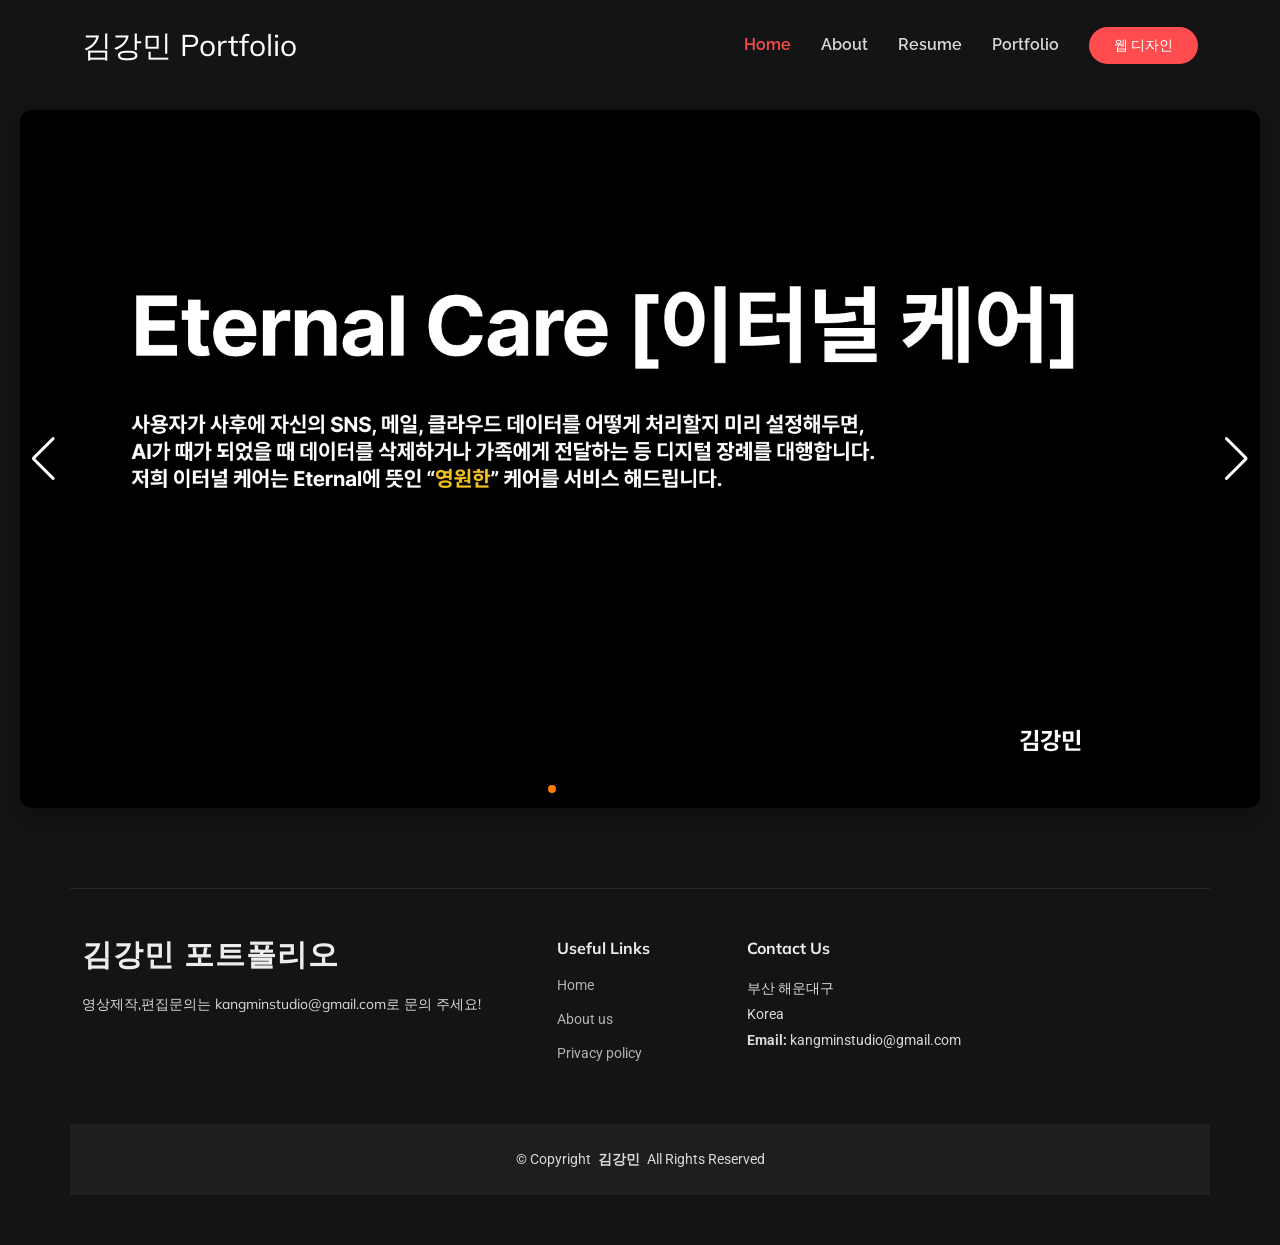
<file: index-2.html>
<!DOCTYPE html>
<html lang="en">

<head>
  <meta charset="utf-8">
  <meta content="width=device-width, initial-scale=1.0" name="viewport">
  <title>김강민 포트폴리오 사이트</title>
  <meta name="description" content="">
  <meta name="keywords" content="">
  <meta content="김강민" name="author">
  <meta content="디자인, 영상 제작" name="description">
  <meta content="디자인, 영상,포트폴리오" name="keywords">
  <meta http-equiv="X-UA-Comatible" content="ie=edge">
  <meta name="robots" content="noindex, nofollow">
  <meta name="Date" content="2026-05-21T11:28+09:00">

  <!-- Favicons -->
  <link href="assets/img/./favicon/로고.svg" rel="icon">
  <link href="assets/img/apple-touch-icon.png" rel="apple-touch-icon">

  <!-- Fonts -->
  <link href="https://fonts.googleapis.com" rel="preconnect">
  <link href="https://fonts.gstatic.com" rel="preconnect" crossorigin>
  <link href="https://fonts.googleapis.com/css2?family=Roboto:ital,wght@0,100;0,300;0,400;0,500;0,700;0,900;1,100;1,300;1,400;1,500;1,700;1,900&family=Raleway:ital,wght@0,100;0,200;0,300;0,400;0,500;0,600;0,700;0,800;0,900;1,100;1,200;1,300;1,400;1,500;1,600;1,700;1,800;1,900&family=Mulish:ital,wght@0,200;0,300;0,400;0,500;0,600;0,700;0,800;0,900;1,200;1,300;1,400;1,500;1,600;1,700;1,800;1,900&display=swap" rel="stylesheet">

  <!-- Vendor CSS Files -->
  <link href="assets/vendor/bootstrap/css/bootstrap.min.css" rel="stylesheet">
  <link href="assets/vendor/bootstrap-icons/bootstrap-icons.css" rel="stylesheet">
  <link href="assets/vendor/aos/aos.css" rel="stylesheet">
  <link href="assets/vendor/glightbox/css/glightbox.min.css" rel="stylesheet">
  <link href="assets/vendor/swiper/swiper-bundle.min.css" rel="stylesheet">

  <!-- Main CSS File -->
  <link href="assets/css/main.css" rel="stylesheet">


</head>

<body class="index-page">

  <header id="header" class="header d-flex align-items-center fixed-top">
    <div class="container-fluid container-xl position-relative d-flex align-items-center">

      <a href="index.html" class="logo d-flex align-items-center me-auto">
        <!-- Uncomment the line below if you also wish to use an image logo -->
        <!-- <img src="assets/img/logo.webp" alt=""> -->
        <h1 class="sitename">김강민 Portfolio</h1>
      </a>

      <nav id="navmenu" class="navmenu">
        <ul>
          <li><a href="index.html#hero" class="active">Home</a></li>
          <li><a href="index.html#about">About</a></li>
          <li><a href="index.html#resume">Resume</a></li>
          
          <li><a href="index.html#portfolio">Portfolio</a></li>
          
          
        </ul>
        <i class="mobile-nav-toggle d-xl-none bi bi-list"></i>
      </nav>

      <a class="btn-getstarted">웹 디자인</a>

    </div>
  </header>

<main>
  <div class="container-fluid px-0"> 
    
    <div class="portfolio-slider-container care-theme">
      <div class="swiper myPortfolioSwiper">
        
        <div class="swiper-wrapper">
          <div class="swiper-slide"><img src="./assets/포트폴리오/01-사용자조사분석-피그마/1.png" alt="페이지 1"></div>
          <div class="swiper-slide"><img src="./assets/포트폴리오/01-사용자조사분석-피그마/2.png" alt="페이지 2"></div>
          <div class="swiper-slide"><img src="./assets/포트폴리오/01-사용자조사분석-피그마/3.png" alt="페이지 3"></div>
          <div class="swiper-slide"><img src="./assets/포트폴리오/01-사용자조사분석-피그마/4.png" alt="페이지 4"></div>
          <div class="swiper-slide"><img src="./assets/포트폴리오/01-사용자조사분석-피그마/5.png" alt="페이지 5"></div>
          <div class="swiper-slide"><img src="./assets/포트폴리오/01-사용자조사분석-피그마/6.png" alt="페이지 6"></div>
          <div class="swiper-slide"><img src="./assets/포트폴리오/01-사용자조사분석-피그마/7.png" alt="페이지 7"></div>
          <div class="swiper-slide"><img src="./assets/포트폴리오/01-사용자조사분석-피그마/8.png" alt="페이지 8"></div>
          <div class="swiper-slide"><img src="./assets/포트폴리오/01-사용자조사분석-피그마/9.png" alt="페이지 9"></div>
          <div class="swiper-slide"><img src="./assets/포트폴리오/01-사용자조사분석-피그마/10.png" alt="페이지 10"></div>
          <div class="swiper-slide"><img src="./assets/포트폴리오/01-사용자조사분석-피그마/11.png" alt="페이지 11"></div>
          <div class="swiper-slide"><img src="./assets/포트폴리오/01-사용자조사분석-피그마/12.png" alt="페이지 12"></div>
        </div>

        <div class="swiper-button-next"></div>
        <div class="swiper-button-prev"></div>

        <div class="swiper-pagination"></div>
        
      </div>
    </div>

  </div>
</main>

  <footer id="footer" class="footer">

    <div class="container footer-top">
      <div class="row gy-4">
        <div class="col-lg-5 col-md-12 footer-about">
          <a href="index.html" class="logo d-flex align-items-center">
            <span class="sitename">김강민 포트폴리오</span>
          </a>
          <p>영상제작,편집문의는 kangminstudio@gmail.com로 문의 주세요!</p>

        </div>

        <div class="col-lg-2 col-6 footer-links">
          <h4>Useful Links</h4>
          <ul>
            <li><a href="#">Home</a></li>
            <li><a href="#">About us</a></li>
            <li><a href="#">Privacy policy</a></li>
          </ul>
        </div>



        <div class="col-lg-3 col-md-12 footer-contact text-center text-md-start">
          <h4>Contact Us</h4>
          <p>부산 해운대구</p>
          <p>Korea</p>
          <p><strong>Email:</strong> <span>kangminstudio@gmail.com</span></p>
        </div>

      </div>
    </div>

    <div class="container copyright text-center mt-4">
      <p>© <span>Copyright</span> <strong class="px-1 sitename">김강민</strong> <span>All Rights Reserved</span></p>
    </div>

  </footer>

  <!-- Scroll Top -->
  <a href="#" id="scroll-top" class="scroll-top d-flex align-items-center justify-content-center"><i class="bi bi-arrow-up-short"></i></a>

  <!-- Preloader -->
  <div id="preloader"></div>

  <!-- Vendor JS Files -->
  <script src="assets/vendor/bootstrap/js/bootstrap.bundle.min.js"></script>
  <script src="assets/vendor/php-email-form/validate.js"></script>
  <script src="assets/vendor/aos/aos.js"></script>
  <script src="assets/vendor/typed.js/typed.umd.js"></script>
  <script src="assets/vendor/waypoints/noframework.waypoints.js"></script>
  <script src="assets/vendor/glightbox/js/glightbox.min.js"></script>
  <script src="assets/vendor/imagesloaded/imagesloaded.pkgd.min.js"></script>
  <script src="assets/vendor/isotope-layout/isotope.pkgd.min.js"></script>
  <script src="assets/vendor/swiper/swiper-bundle.min.js"></script>

  <!-- Main JS File -->
  <script src="assets/js/main.js"></script>
  <script src="assets/js/main.js"></script>

<script>
  const swiper = new Swiper('.myPortfolioSwiper', {
    loop: true,              /* 🔥 12번째 장에서 더 넘기면 자연스럽게 1번으로 무한 반복! */
    speed: 500,              /* 장 넘어가는데 걸리는 부드러운 시간 (0.5초) */
    grabCursor: true,        /* PC에서 마우스 올렸을 때 손바닥 모양 드래그 아이콘 표시 */
    
    // 네비게이션 좌우 버튼 연결
    navigation: {
      nextEl: '.swiper-button-next',
      prevEl: '.swiper-button-prev',
    },
    
    // 하단 동그라미 페이지 번호 연결
    pagination: {
      el: '.swiper-pagination',
      clickable: true,       /* 동그라미 누르면 해당 장으로 바로 점프 */
    },
    
    // 키보드 방향키 조작 허용
    keyboard: {
      enabled: true,
    },
  });
</script>

</body>

</html>
</file>
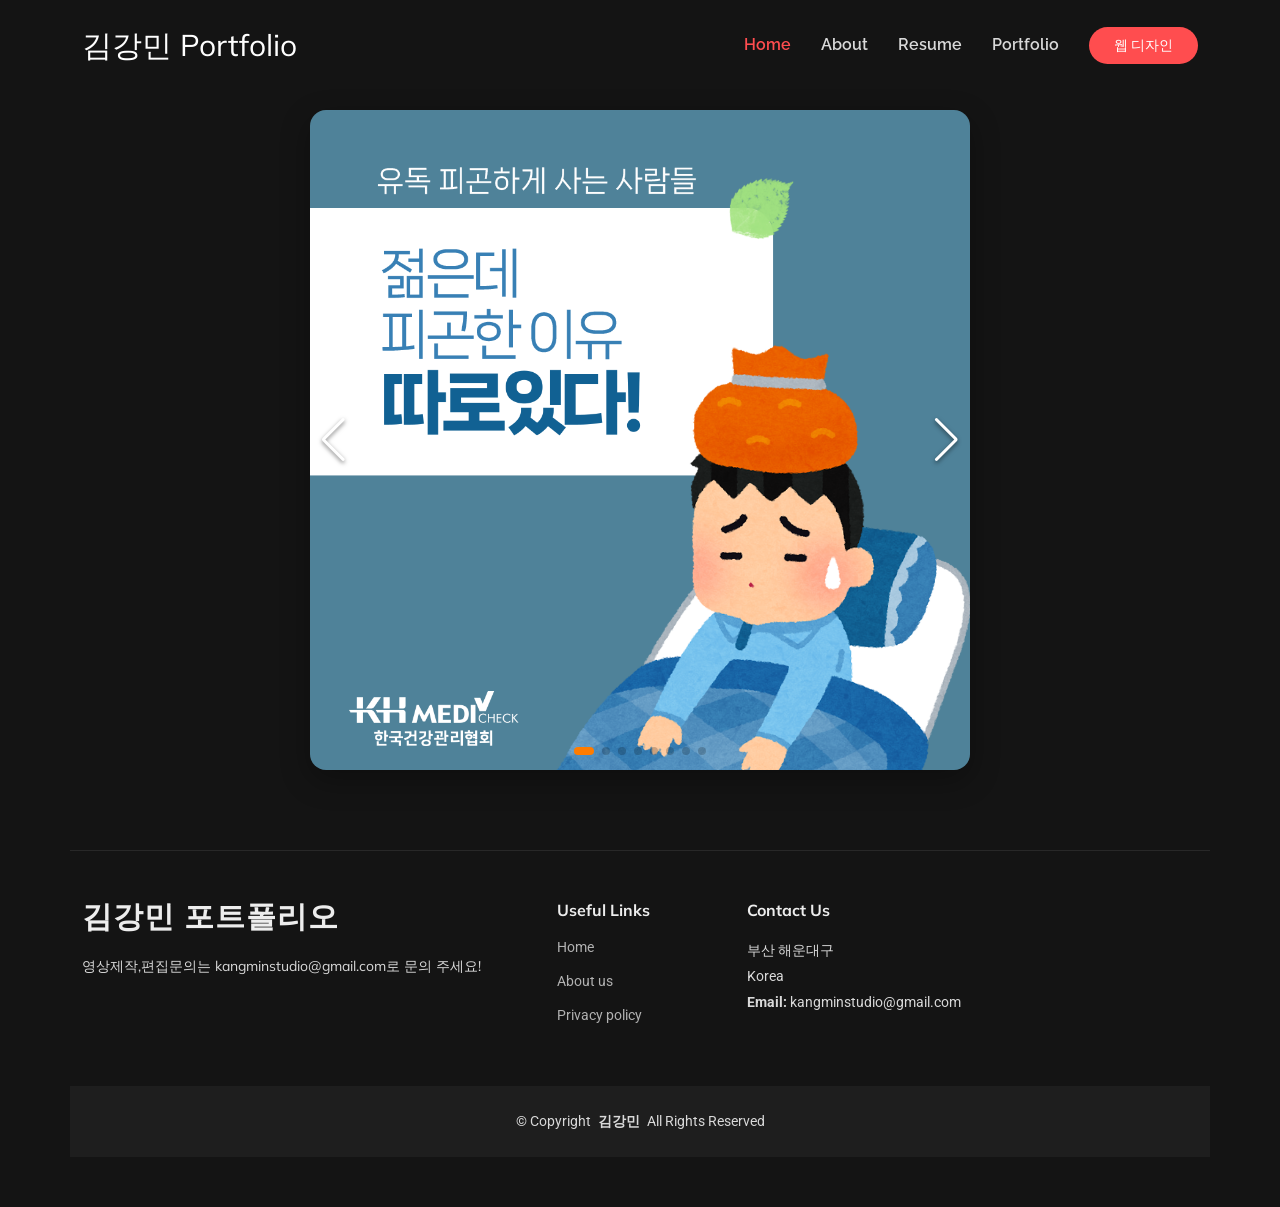
<file: index-3.html>
<!DOCTYPE html>
<html lang="en">

<head>
  <meta charset="utf-8">
  <meta content="width=device-width, initial-scale=1.0" name="viewport">
  <title>김강민 포트폴리오 사이트</title>
  <meta name="description" content="">
  <meta name="keywords" content="">
  <meta content="김강민" name="author">
  <meta content="디자인, 영상 제작" name="description">
  <meta content="디자인, 영상,포트폴리오" name="keywords">
  <meta http-equiv="X-UA-Comatible" content="ie=edge">
  <meta name="robots" content="noindex, nofollow">
  <meta name="Date" content="2026-05-21T11:28+09:00">

  <!-- Favicons -->
  <link href="assets/img/./favicon/로고.svg" rel="icon">
  <link href="assets/img/apple-touch-icon.png" rel="apple-touch-icon">

  <!-- Fonts -->
  <link href="https://fonts.googleapis.com" rel="preconnect">
  <link href="https://fonts.gstatic.com" rel="preconnect" crossorigin>
  <link href="https://fonts.googleapis.com/css2?family=Roboto:ital,wght@0,100;0,300;0,400;0,500;0,700;0,900;1,100;1,300;1,400;1,500;1,700;1,900&family=Raleway:ital,wght@0,100;0,200;0,300;0,400;0,500;0,600;0,700;0,800;0,900;1,100;1,200;1,300;1,400;1,500;1,600;1,700;1,800;1,900&family=Mulish:ital,wght@0,200;0,300;0,400;0,500;0,600;0,700;0,800;0,900;1,200;1,300;1,400;1,500;1,600;1,700;1,800;1,900&display=swap" rel="stylesheet">

  <!-- Vendor CSS Files -->
  <link href="assets/vendor/bootstrap/css/bootstrap.min.css" rel="stylesheet">
  <link href="assets/vendor/bootstrap-icons/bootstrap-icons.css" rel="stylesheet">
  <link href="assets/vendor/aos/aos.css" rel="stylesheet">
  <link href="assets/vendor/glightbox/css/glightbox.min.css" rel="stylesheet">
  <link href="assets/vendor/swiper/swiper-bundle.min.css" rel="stylesheet">

  <!-- Main CSS File -->
  <link href="assets/css/main.css" rel="stylesheet">


</head>

<body class="index-page">

  <header id="header" class="header d-flex align-items-center fixed-top">
    <div class="container-fluid container-xl position-relative d-flex align-items-center">

      <a href="index.html" class="logo d-flex align-items-center me-auto">
        <!-- Uncomment the line below if you also wish to use an image logo -->
        <!-- <img src="assets/img/logo.webp" alt=""> -->
        <h1 class="sitename">김강민 Portfolio</h1>
      </a>

      <nav id="navmenu" class="navmenu">
        <ul>
          <li><a href="index.html#hero" class="active">Home</a></li>
          <li><a href="index.html#about">About</a></li>
          <li><a href="index.html#resume">Resume</a></li>
          
          <li><a href="index.html#portfolio">Portfolio</a></li>
          
          
        </ul>
        <i class="mobile-nav-toggle d-xl-none bi bi-list"></i>
      </nav>

      <a class="btn-getstarted">웹 디자인</a>

    </div>
  </header>

<main>
  <!-- 포트폴리오 슬라이더 전체 감싸는 부모 박스 -->
  <div class="portfolio-slider-container news-theme">
    <div class="swiper myPortfolioSwiper">
      
      <!-- 정확히 8장의 카드뉴스 이미지만 깔끔하게 배치 -->
      <div class="swiper-wrapper">
        <div class="swiper-slide"><img src="./assets/포트폴리오/카드뉴스/카드뉴스1.png" alt="페이지 1"></div>
        <div class="swiper-slide"><img src="./assets/포트폴리오/카드뉴스/카드뉴스2.png" alt="페이지 2"></div>
        <div class="swiper-slide"><img src="./assets/포트폴리오/카드뉴스/카드뉴스3.png" alt="페이지 3"></div>
        <div class="swiper-slide"><img src="./assets/포트폴리오/카드뉴스/카드뉴스4.png" alt="페이지 4"></div>
        <div class="swiper-slide"><img src="./assets/포트폴리오/카드뉴스/카드뉴스5.png" alt="페이지 5"></div>
        <div class="swiper-slide"><img src="./assets/포트폴리오/카드뉴스/카드뉴스6.png" alt="페이지 6"></div>
        <div class="swiper-slide"><img src="./assets/포트폴리오/카드뉴스/카드뉴스7.png" alt="페이지 7"></div>
        <div class="swiper-slide"><img src="./assets/포트폴리오/카드뉴스/마지막멘트.png" alt="페이지 8"></div>
      </div>

      <!-- 좌우 이동 버튼 -->
      <div class="swiper-button-next"></div>
      <div class="swiper-button-prev"></div>

      <!-- 아래쪽 현재 페이지 표시 점 -->
      <div class="swiper-pagination"></div>
      
    </div>
  </div>
</main>

  <footer id="footer" class="footer">

    <div class="container footer-top">
      <div class="row gy-4">
        <div class="col-lg-5 col-md-12 footer-about">
          <a href="index.html" class="logo d-flex align-items-center">
            <span class="sitename">김강민 포트폴리오</span>
          </a>
          <p>영상제작,편집문의는 kangminstudio@gmail.com로 문의 주세요!</p>

        </div>

        <div class="col-lg-2 col-6 footer-links">
          <h4>Useful Links</h4>
          <ul>
            <li><a href="#">Home</a></li>
            <li><a href="#">About us</a></li>
            <li><a href="#">Privacy policy</a></li>
          </ul>
        </div>



        <div class="col-lg-3 col-md-12 footer-contact text-center text-md-start">
          <h4>Contact Us</h4>
          <p>부산 해운대구</p>
          <p>Korea</p>
          <p><strong>Email:</strong> <span>kangminstudio@gmail.com</span></p>
        </div>

      </div>
    </div>

    <div class="container copyright text-center mt-4">
      <p>© <span>Copyright</span> <strong class="px-1 sitename">김강민</strong> <span>All Rights Reserved</span></p>
    </div>

  </footer>

  <!-- Scroll Top -->
  <a href="#" id="scroll-top" class="scroll-top d-flex align-items-center justify-content-center"><i class="bi bi-arrow-up-short"></i></a>

  <!-- Preloader -->
  <div id="preloader"></div>

  <!-- Vendor JS Files -->
  <script src="assets/vendor/bootstrap/js/bootstrap.bundle.min.js"></script>
  <script src="assets/vendor/php-email-form/validate.js"></script>
  <script src="assets/vendor/aos/aos.js"></script>
  <script src="assets/vendor/typed.js/typed.umd.js"></script>
  <script src="assets/vendor/waypoints/noframework.waypoints.js"></script>
  <script src="assets/vendor/glightbox/js/glightbox.min.js"></script>
  <script src="assets/vendor/imagesloaded/imagesloaded.pkgd.min.js"></script>
  <script src="assets/vendor/isotope-layout/isotope.pkgd.min.js"></script>
  <script src="assets/vendor/swiper/swiper-bundle.min.js"></script>

  <!-- Main JS File -->
  <script src="assets/js/main.js"></script>
  <script>
    const swiper = new Swiper('.myPortfolioSwiper', {
      loop: true,              /* 8번 장에서 더 넘기면 자연스럽게 1번 장으로 무한 반복 */
      speed: 500,              /* 장 넘어가는데 걸리는 부드러운 시간 (0.5초) */
      grabCursor: true,        /* 마우스 올렸을 때 드래그 가능한 손바닥 모양 켜기 */
      
      // 네비게이션 좌우 버튼 연결
      navigation: {
        nextEl: '.swiper-button-next',
        prevEl: '.swiper-button-prev',
      },
      
      // 하단 동그라미 인디케이터 연결
      pagination: {
        el: '.swiper-pagination',
        clickable: true,       /* 점 클릭 시 해당 슬라이드로 이동 */
      },
      
      // 키보드 방향키 조작 허용
      keyboard: {
        enabled: true,
      },
    });
  </script>
</body>
</body>

</body>

</html>
</file>
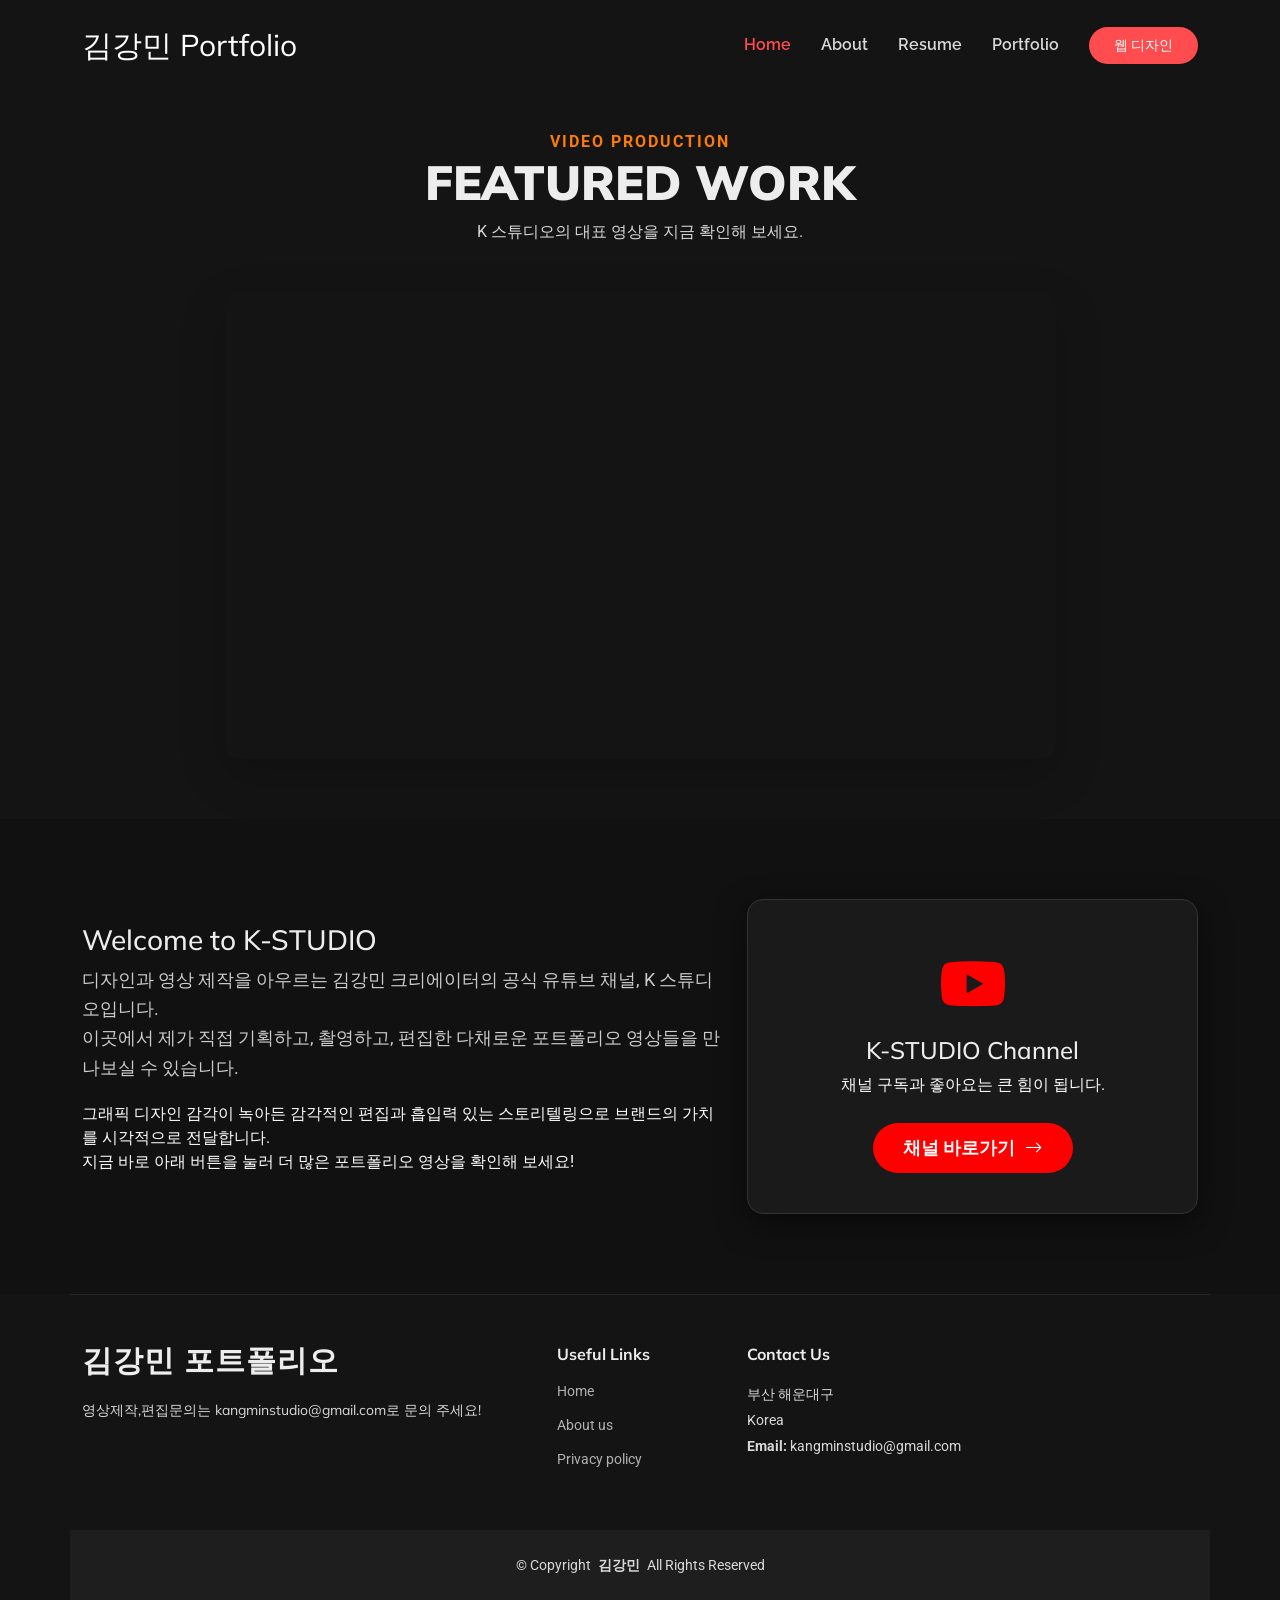
<file: index-4.html>
<!DOCTYPE html>
<html lang="en">

<head>
  <meta charset="utf-8">
  <meta content="width=device-width, initial-scale=1.0" name="viewport">
  <title>김강민 포트폴리오 사이트</title>
  <meta name="description" content="">
  <meta name="keywords" content="">
  <meta content="김강민" name="author">
  <meta content="디자인, 영상 제작" name="description">
  <meta content="디자인, 영상,포트폴리오" name="keywords">
  <meta http-equiv="X-UA-Comatible" content="ie=edge">
  <meta name="robots" content="noindex, nofollow">
  <meta name="Date" content="2026-05-21T11:28+09:00">

  <!-- Favicons -->
  <link href="assets/img/./favicon/로고.svg" rel="icon">
  <link href="assets/img/apple-touch-icon.png" rel="apple-touch-icon">

  <!-- Fonts -->
  <link href="https://fonts.googleapis.com" rel="preconnect">
  <link href="https://fonts.gstatic.com" rel="preconnect" crossorigin>
  <link href="https://fonts.googleapis.com/css2?family=Roboto:ital,wght@0,100;0,300;0,400;0,500;0,700;0,900;1,100;1,300;1,400;1,500;1,700;1,900&family=Raleway:ital,wght@0,100;0,200;0,300;0,400;0,500;0,600;0,700;0,800;0,900;1,100;1,200;1,300;1,400;1,500;1,600;1,700;1,800;1,900&family=Mulish:ital,wght@0,200;0,300;0,400;0,500;0,600;0,700;0,800;0,900;1,200;1,300;1,400;1,500;1,600;1,700;1,800;1,900&display=swap" rel="stylesheet">

  <!-- Vendor CSS Files -->
  <link href="assets/vendor/bootstrap/css/bootstrap.min.css" rel="stylesheet">
  <link href="assets/vendor/bootstrap-icons/bootstrap-icons.css" rel="stylesheet">
  <link href="assets/vendor/aos/aos.css" rel="stylesheet">
  <link href="assets/vendor/glightbox/css/glightbox.min.css" rel="stylesheet">
  <link href="assets/vendor/swiper/swiper-bundle.min.css" rel="stylesheet">

  <!-- Main CSS File -->
  <link href="assets/css/main.css" rel="stylesheet">


</head>

<body class="index-page">

  <header id="header" class="header d-flex align-items-center fixed-top">
    <div class="container-fluid container-xl position-relative d-flex align-items-center">

      <a href="index.html" class="logo d-flex align-items-center me-auto">
        <!-- Uncomment the line below if you also wish to use an image logo -->
        <!-- <img src="assets/img/logo.webp" alt=""> -->
        <h1 class="sitename">김강민 Portfolio</h1>
      </a>

      <nav id="navmenu" class="navmenu">
        <ul>
          <li><a href="index.html#hero" class="active">Home</a></li>
          <li><a href="index.html#about">About</a></li>
          <li><a href="index.html#resume">Resume</a></li>
          
          <li><a href="index.html#portfolio">Portfolio</a></li>
          
          
        </ul>
        <i class="mobile-nav-toggle d-xl-none bi bi-list"></i>
      </nav>

      <a class="btn-getstarted">웹 디자인</a>

    </div>
  </header>

  <main id="main">

  <!-- ==========================================================================
       1. 유튜브 대표 영상 구역 (일반 플레이어 모드)
       ========================================================================== -->
  <section id="youtube-hero" class="youtube-hero section">
    <div class="container" data-aos="fade-up">
      
      <!-- 텍스트 영역을 영상 위쪽으로 완전히 분리했습니다 -->
      <div class="section-header text-center mb-5">
        <span class="project-category" style="color: #ff7c00; font-weight: 700; letter-spacing: 2px;">VIDEO PRODUCTION</span>
        <h2 style="font-size: 3rem; font-weight: 900;">FEATURED WORK</h2>
        <p>K 스튜디오의 대표 영상을 지금 확인해 보세요.</p>
      </div>

      <!-- 영상 플레이어 영역 (16:9 비율 유지 & 적당한 크기 제한) -->
      <div class="row justify-content-center">
        <div class="col-lg-9"> <!-- col-lg-9로 영상 최대 크기를 너무 크지 않게 조절 -->
          <!-- 부트스트랩 ratio 클래스로 반응형 16:9 크기 자동 조절 -->
          <div class="ratio ratio-16x9 shadow-lg rounded-4 overflow-hidden">
            <!-- 📌 controls=1 복구 완료! autoplay=1&mute=1로 자동재생 유지 -->
            <!-- 📌 mute=1 을 제거한 iframe 코드 -->
            <iframe width="1440" 
                    height="810" 
                    src="https://www.youtube.com/embed/rfL2FVY3cPU?autoplay=1&mute=1&controls=1&rel=0" 
                    title="YouTube video player" 
                    frameborder="0" 
                    allow="accelerometer; autoplay; clipboard-write; encrypted-media; gyroscope; picture-in-picture; web-share" 
                    allowfullscreen>
              </iframe>
          </div>
        </div>
      </div>

    </div>
  </section>

  <!-- ==========================================================================
       2. 채널 소개 및 버튼 이동 구역 
       ========================================================================== -->
  <section id="youtube-channel" class="youtube-channel section">
    <div class="container">

      <div class="row align-items-center">
        <!-- 왼쪽: 채널 정보 및 설명 -->
        <div class="col-lg-7 content" data-aos="fade-right" data-aos-delay="200">
          <h3>Welcome to K-STUDIO</h3>
          <p class="description">
            디자인과 영상 제작을 아우르는 김강민 크리에이터의 공식 유튜브 채널, K 스튜디오입니다.<br>
            이곳에서 제가 직접 기획하고, 촬영하고, 편집한 다채로운 포트폴리오 영상들을 만나보실 수 있습니다.
          </p>
          <p>
            그래픽 디자인 감각이 녹아든 감각적인 편집과 흡입력 있는 스토리텔링으로 브랜드의 가치를 시각적으로 전달합니다.<br>
            지금 바로 아래 버튼을 눌러 더 많은 포트폴리오 영상을 확인해 보세요!
          </p>
        </div>

        <!-- 오른쪽: 유튜브 직통 버튼 -->
        <div class="col-lg-5 text-center" data-aos="fade-left" data-aos-delay="300">
          <div class="channel-action-box">
            <i class="bi bi-youtube youtube-icon"></i>
            <h4>K-STUDIO Channel</h4>
            <p>채널 구독과 좋아요는 큰 힘이 됩니다.</p>
            <a href="https://www.youtube.com/@K-STUDIO-i9v" target="_blank" class="btn-youtube">
              <span>채널 바로가기</span>
              <i class="bi bi-arrow-right"></i>
            </a>
          </div>
        </div>
      </div>

    </div>
  </section>

</main>

  <footer id="footer" class="footer">

    <div class="container footer-top">
      <div class="row gy-4">
        <div class="col-lg-5 col-md-12 footer-about">
          <a href="index.html" class="logo d-flex align-items-center">
            <span class="sitename">김강민 포트폴리오</span>
          </a>
          <p>영상제작,편집문의는 kangminstudio@gmail.com로 문의 주세요!</p>

        </div>

        <div class="col-lg-2 col-6 footer-links">
          <h4>Useful Links</h4>
          <ul>
            <li><a href="#">Home</a></li>
            <li><a href="#">About us</a></li>
            <li><a href="#">Privacy policy</a></li>
          </ul>
        </div>



        <div class="col-lg-3 col-md-12 footer-contact text-center text-md-start">
          <h4>Contact Us</h4>
          <p>부산 해운대구</p>
          <p>Korea</p>
          <p><strong>Email:</strong> <span>kangminstudio@gmail.com</span></p>
        </div>

      </div>
    </div>

    <div class="container copyright text-center mt-4">
      <p>© <span>Copyright</span> <strong class="px-1 sitename">김강민</strong> <span>All Rights Reserved</span></p>
    </div>

  </footer>

  <!-- Scroll Top -->
  <a href="#" id="scroll-top" class="scroll-top d-flex align-items-center justify-content-center"><i class="bi bi-arrow-up-short"></i></a>

  <!-- Preloader -->
  <div id="preloader"></div>

  <!-- Vendor JS Files -->
  <script src="assets/vendor/bootstrap/js/bootstrap.bundle.min.js"></script>
  <script src="assets/vendor/php-email-form/validate.js"></script>
  <script src="assets/vendor/aos/aos.js"></script>
  <script src="assets/vendor/typed.js/typed.umd.js"></script>
  <script src="assets/vendor/waypoints/noframework.waypoints.js"></script>
  <script src="assets/vendor/glightbox/js/glightbox.min.js"></script>
  <script src="assets/vendor/imagesloaded/imagesloaded.pkgd.min.js"></script>
  <script src="assets/vendor/isotope-layout/isotope.pkgd.min.js"></script>
  <script src="assets/vendor/swiper/swiper-bundle.min.js"></script>

  <!-- Main JS File -->
  <script src="assets/js/main.js"></script>


</body>
</body>

</body>

</html>
</file>
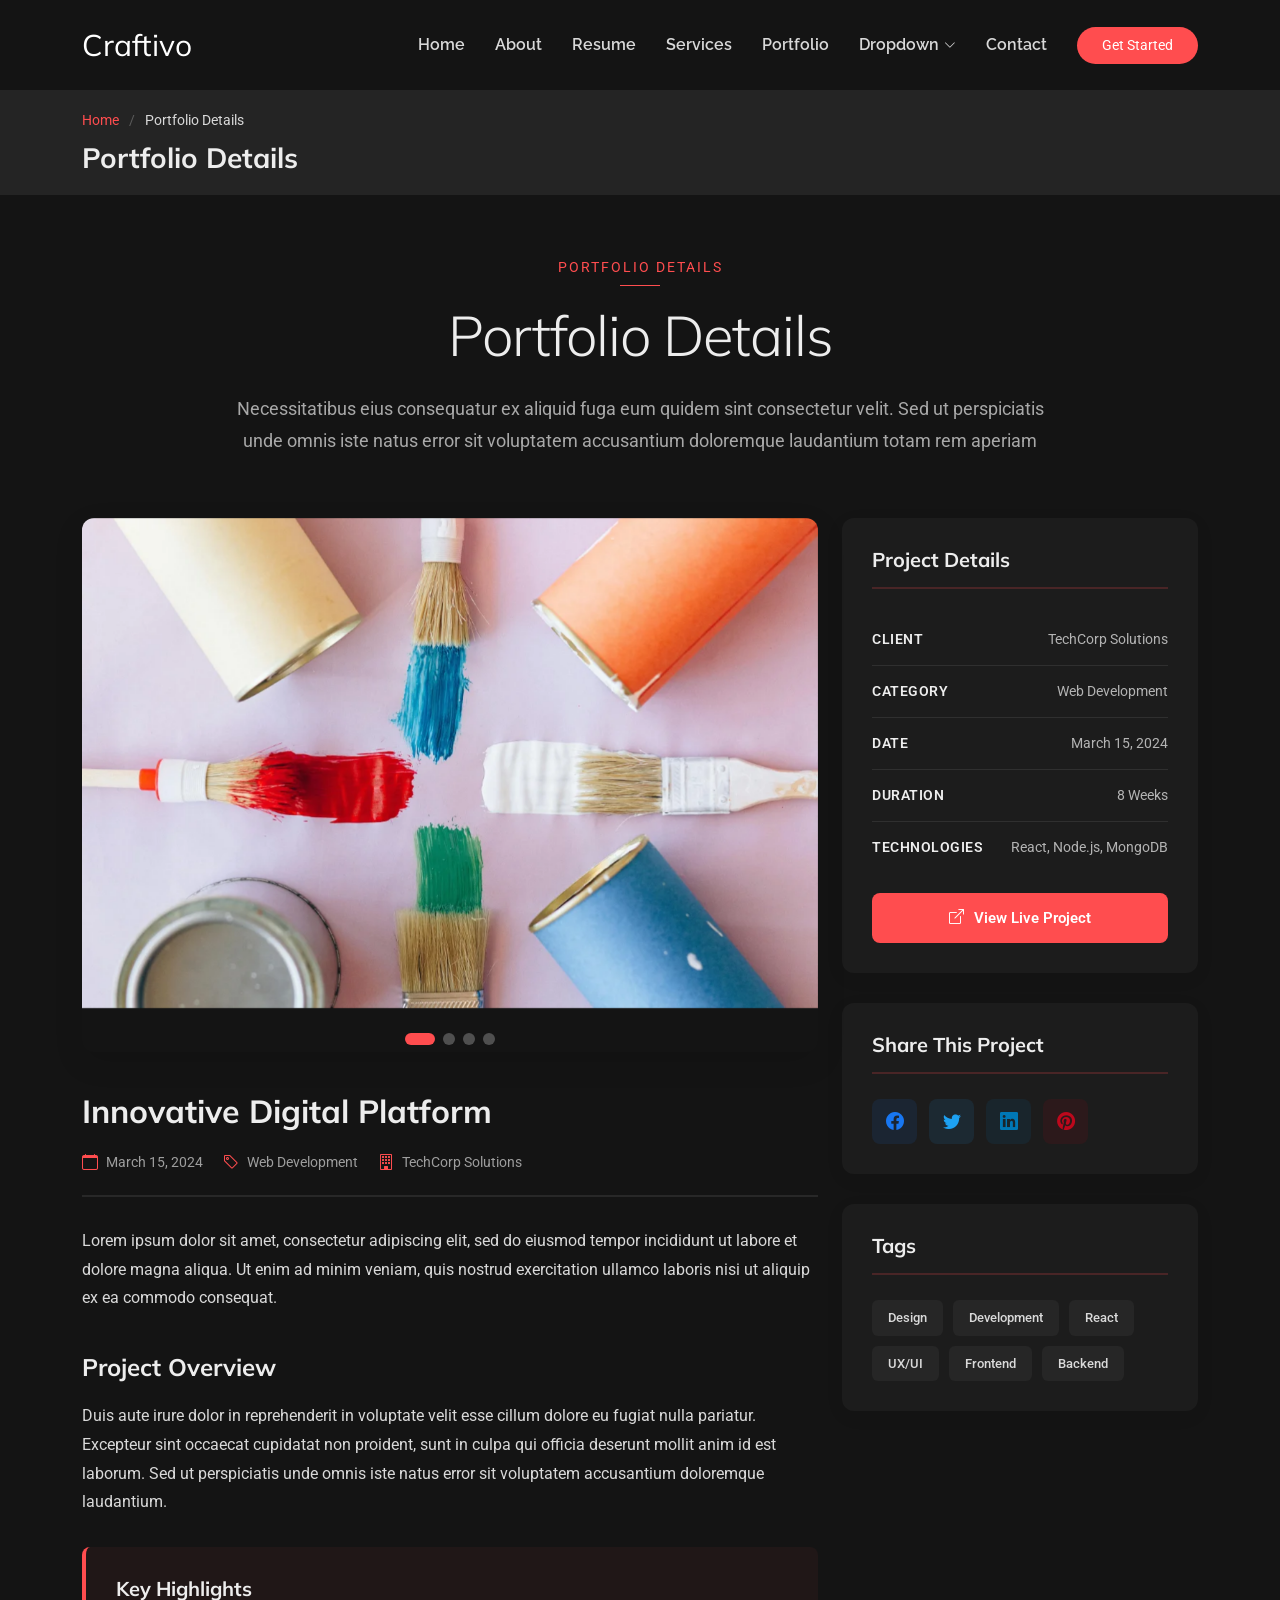
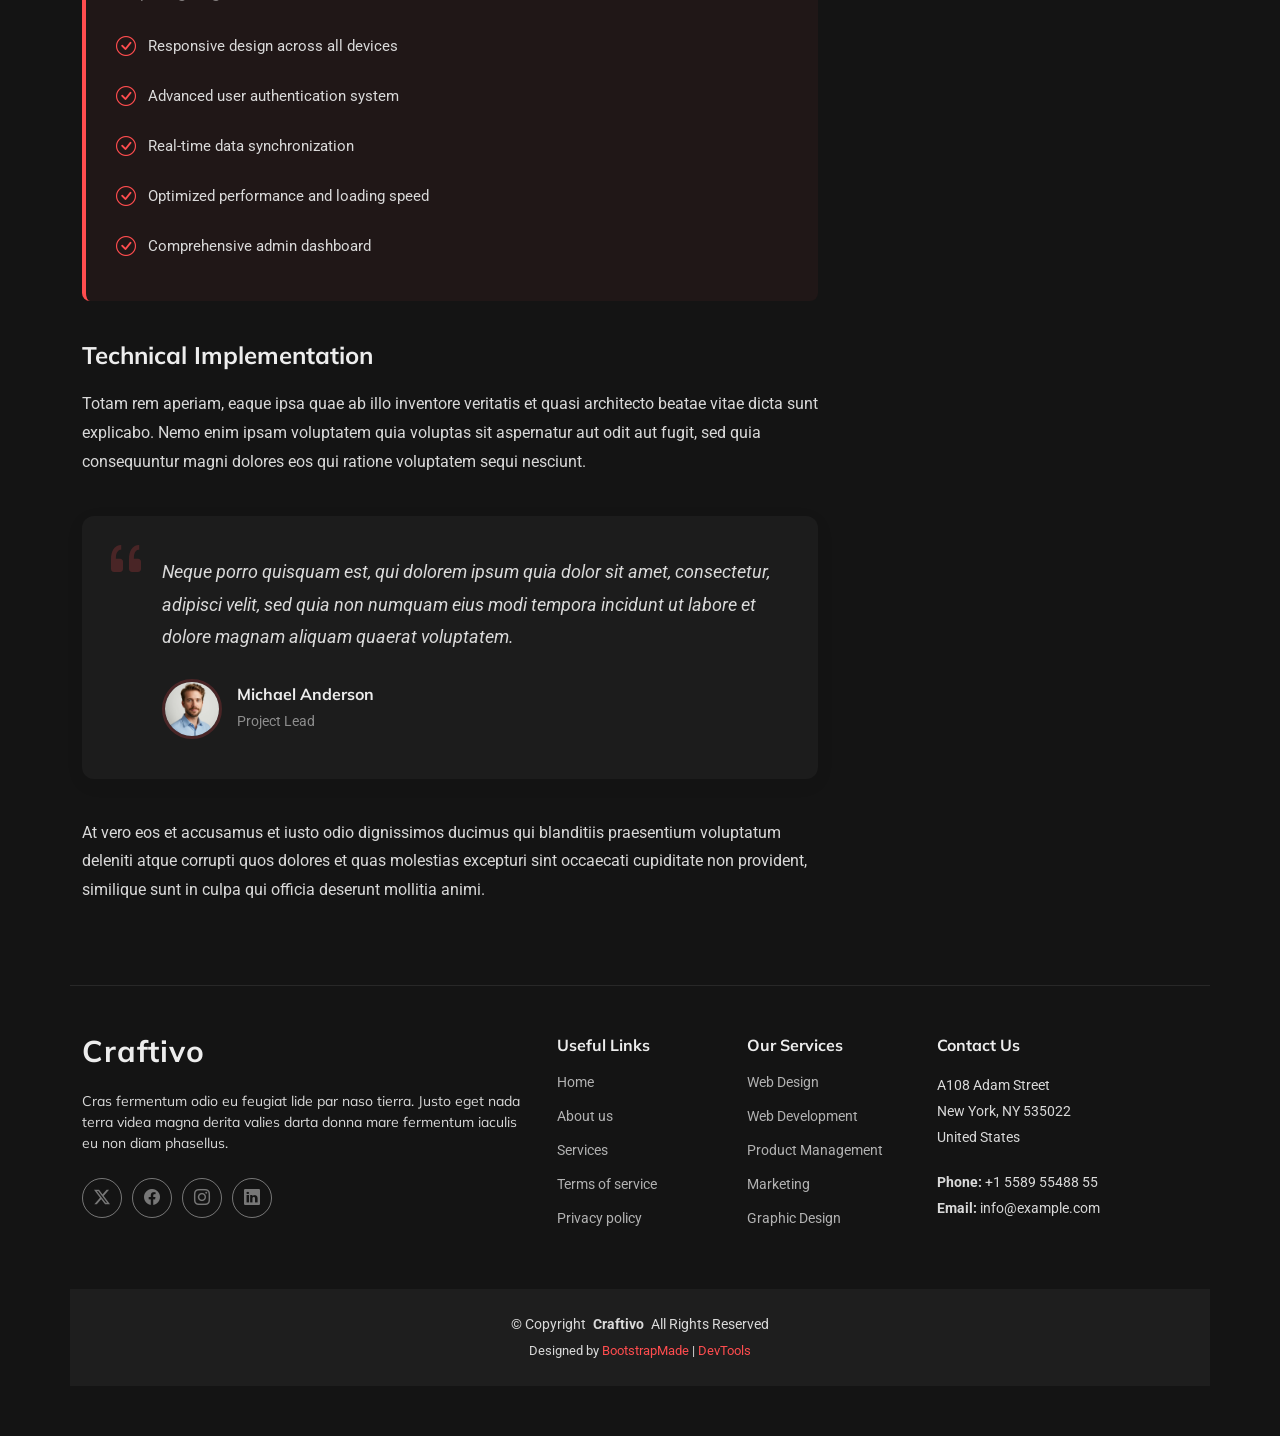
<file: portfolio-details.html>
<!DOCTYPE html>
<html lang="en">

<head>
  <meta charset="utf-8">
  <meta content="width=device-width, initial-scale=1.0" name="viewport">
  <title>Portfolio Details - Craftivo Bootstrap Template</title>
  <meta name="description" content="">
  <meta name="keywords" content="">

  <!-- Favicons -->
  <link href="assets/img/favicon.png" rel="icon">
  <link href="assets/img/apple-touch-icon.png" rel="apple-touch-icon">

  <!-- Fonts -->
  <link href="https://fonts.googleapis.com" rel="preconnect">
  <link href="https://fonts.gstatic.com" rel="preconnect" crossorigin>
  <link href="https://fonts.googleapis.com/css2?family=Roboto:ital,wght@0,100;0,300;0,400;0,500;0,700;0,900;1,100;1,300;1,400;1,500;1,700;1,900&family=Raleway:ital,wght@0,100;0,200;0,300;0,400;0,500;0,600;0,700;0,800;0,900;1,100;1,200;1,300;1,400;1,500;1,600;1,700;1,800;1,900&family=Mulish:ital,wght@0,200;0,300;0,400;0,500;0,600;0,700;0,800;0,900;1,200;1,300;1,400;1,500;1,600;1,700;1,800;1,900&display=swap" rel="stylesheet">

  <!-- Vendor CSS Files -->
  <link href="assets/vendor/bootstrap/css/bootstrap.min.css" rel="stylesheet">
  <link href="assets/vendor/bootstrap-icons/bootstrap-icons.css" rel="stylesheet">
  <link href="assets/vendor/aos/aos.css" rel="stylesheet">
  <link href="assets/vendor/glightbox/css/glightbox.min.css" rel="stylesheet">
  <link href="assets/vendor/swiper/swiper-bundle.min.css" rel="stylesheet">

  <!-- Main CSS File -->
  <link href="assets/css/main.css" rel="stylesheet">

  <!-- =======================================================
  * Template Name: Craftivo
  * Template URL: https://bootstrapmade.com/craftivo-bootstrap-portfolio-template/
  * Updated: Oct 04 2025 with Bootstrap v5.3.8
  * Author: BootstrapMade.com
  * License: https://bootstrapmade.com/license/
  ======================================================== -->
</head>

<body class="portfolio-details-page">

  <header id="header" class="header d-flex align-items-center sticky-top">
    <div class="container-fluid container-xl position-relative d-flex align-items-center">

      <a href="index.html" class="logo d-flex align-items-center me-auto">
        <!-- Uncomment the line below if you also wish to use an image logo -->
        <!-- <img src="assets/img/logo.webp" alt=""> -->
        <h1 class="sitename">Craftivo</h1>
      </a>

      <nav id="navmenu" class="navmenu">
        <ul>
          <li><a href="#hero">Home</a></li>
          <li><a href="#about">About</a></li>
          <li><a href="#resume">Resume</a></li>
          <li><a href="#services">Services</a></li>
          <li><a href="#portfolio">Portfolio</a></li>
          <li class="dropdown"><a href="#"><span>Dropdown</span> <i class="bi bi-chevron-down toggle-dropdown"></i></a>
            <ul>
              <li><a href="#">Dropdown 1</a></li>
              <li class="dropdown"><a href="#"><span>Deep Dropdown</span> <i class="bi bi-chevron-down toggle-dropdown"></i></a>
                <ul>
                  <li><a href="#">Deep Dropdown 1</a></li>
                  <li><a href="#">Deep Dropdown 2</a></li>
                  <li><a href="#">Deep Dropdown 3</a></li>
                  <li><a href="#">Deep Dropdown 4</a></li>
                  <li><a href="#">Deep Dropdown 5</a></li>
                </ul>
              </li>
              <li><a href="#">Dropdown 2</a></li>
              <li><a href="#">Dropdown 3</a></li>
              <li><a href="#">Dropdown 4</a></li>
            </ul>
          </li>
          <li><a href="#contact">Contact</a></li>
        </ul>
        <i class="mobile-nav-toggle d-xl-none bi bi-list"></i>
      </nav>

      <a class="btn-getstarted" href="#about">Get Started</a>

    </div>
  </header>

  <main class="main">

    <!-- Page Title -->
    <div class="page-title light-background">
      <div class="container">
        <nav class="breadcrumbs">
          <ol>
            <li><a href="index.html">Home</a></li>
            <li class="current">Portfolio Details</li>
          </ol>
        </nav>
        <h1>Portfolio Details</h1>
      </div>
    </div><!-- End Page Title -->

    <!-- Portfolio Details Section -->
    <section id="portfolio-details" class="portfolio-details section">

      <!-- Section Title -->
      <div class="container section-title" data-aos="fade-up">
        <span class="subtitle">Portfolio Details</span>
        <h2>Portfolio Details</h2>
        <p>Necessitatibus eius consequatur ex aliquid fuga eum quidem sint consectetur velit. Sed ut perspiciatis unde omnis iste natus error sit voluptatem accusantium doloremque laudantium totam rem aperiam</p>
      </div><!-- End Section Title -->

      <div class="container" data-aos="fade-up" data-aos-delay="100">

        <div class="row gy-5">

          <div class="col-lg-8">

            <div class="portfolio-details-slider swiper init-swiper">
              <script type="application/json" class="swiper-config">
                {
                  "loop": true,
                  "speed": 600,
                  "autoplay": {
                    "delay": 4000
                  },
                  "slidesPerView": 1,
                  "spaceBetween": 0,
                  "effect": "fade",
                  "pagination": {
                    "el": ".swiper-pagination",
                    "type": "bullets",
                    "clickable": true
                  }
                }
              </script>
              <div class="swiper-wrapper">

                <div class="swiper-slide">
                  <img src="assets/img/portfolio/portfolio-3.webp" alt="Portfolio Image" class="img-fluid">
                </div>

                <div class="swiper-slide">
                  <img src="assets/img/portfolio/portfolio-6.webp" alt="Portfolio Image" class="img-fluid">
                </div>

                <div class="swiper-slide">
                  <img src="assets/img/portfolio/portfolio-9.webp" alt="Portfolio Image" class="img-fluid">
                </div>

                <div class="swiper-slide">
                  <img src="assets/img/portfolio/portfolio-11.webp" alt="Portfolio Image" class="img-fluid">
                </div>

              </div>
              <div class="swiper-pagination"></div>
            </div>

            <div class="portfolio-content" data-aos="fade-up" data-aos-delay="200">
              <h2>Innovative Digital Platform</h2>

              <div class="meta-info">
                <span class="date"><i class="bi bi-calendar"></i> March 15, 2024</span>
                <span class="category"><i class="bi bi-tag"></i> Web Development</span>
                <span class="client"><i class="bi bi-building"></i> TechCorp Solutions</span>
              </div>

              <p>
                Lorem ipsum dolor sit amet, consectetur adipiscing elit, sed do eiusmod tempor incididunt ut labore et dolore magna aliqua. Ut enim ad minim veniam, quis nostrud exercitation ullamco laboris nisi ut aliquip ex ea commodo consequat.
              </p>

              <h3>Project Overview</h3>
              <p>
                Duis aute irure dolor in reprehenderit in voluptate velit esse cillum dolore eu fugiat nulla pariatur. Excepteur sint occaecat cupidatat non proident, sunt in culpa qui officia deserunt mollit anim id est laborum. Sed ut perspiciatis unde omnis iste natus error sit voluptatem accusantium doloremque laudantium.
              </p>

              <div class="highlights-box">
                <h4>Key Highlights</h4>
                <ul>
                  <li><i class="bi bi-check-circle"></i> Responsive design across all devices</li>
                  <li><i class="bi bi-check-circle"></i> Advanced user authentication system</li>
                  <li><i class="bi bi-check-circle"></i> Real-time data synchronization</li>
                  <li><i class="bi bi-check-circle"></i> Optimized performance and loading speed</li>
                  <li><i class="bi bi-check-circle"></i> Comprehensive admin dashboard</li>
                </ul>
              </div>

              <h3>Technical Implementation</h3>
              <p>
                Totam rem aperiam, eaque ipsa quae ab illo inventore veritatis et quasi architecto beatae vitae dicta sunt explicabo. Nemo enim ipsam voluptatem quia voluptas sit aspernatur aut odit aut fugit, sed quia consequuntur magni dolores eos qui ratione voluptatem sequi nesciunt.
              </p>

              <blockquote>
                <i class="bi bi-quote quote-icon"></i>
                <p>
                  Neque porro quisquam est, qui dolorem ipsum quia dolor sit amet, consectetur, adipisci velit, sed quia non numquam eius modi tempora incidunt ut labore et dolore magnam aliquam quaerat voluptatem.
                </p>
                <div class="author">
                  <img src="assets/img/person/person-m-7.webp" alt="Author">
                  <div class="author-info">
                    <h5>Michael Anderson</h5>
                    <span>Project Lead</span>
                  </div>
                </div>
              </blockquote>

              <p>
                At vero eos et accusamus et iusto odio dignissimos ducimus qui blanditiis praesentium voluptatum deleniti atque corrupti quos dolores et quas molestias excepturi sint occaecati cupiditate non provident, similique sunt in culpa qui officia deserunt mollitia animi.
              </p>

            </div>

          </div>

          <div class="col-lg-4">

            <div class="sidebar" data-aos="fade-up" data-aos-delay="200">

              <div class="info-card">
                <h3>Project Details</h3>
                <div class="info-item">
                  <span class="label">Client</span>
                  <span class="value">TechCorp Solutions</span>
                </div>
                <div class="info-item">
                  <span class="label">Category</span>
                  <span class="value">Web Development</span>
                </div>
                <div class="info-item">
                  <span class="label">Date</span>
                  <span class="value">March 15, 2024</span>
                </div>
                <div class="info-item">
                  <span class="label">Duration</span>
                  <span class="value">8 Weeks</span>
                </div>
                <div class="info-item">
                  <span class="label">Technologies</span>
                  <span class="value">React, Node.js, MongoDB</span>
                </div>
                <a href="https://www.example.com" class="btn-primary" target="_blank">
                  <i class="bi bi-box-arrow-up-right"></i> View Live Project
                </a>
              </div>

              <div class="share-card" data-aos="fade-up" data-aos-delay="300">
                <h3>Share This Project</h3>
                <div class="social-links">
                  <a href="#" class="facebook"><i class="bi bi-facebook"></i></a>
                  <a href="#" class="twitter"><i class="bi bi-twitter"></i></a>
                  <a href="#" class="linkedin"><i class="bi bi-linkedin"></i></a>
                  <a href="#" class="pinterest"><i class="bi bi-pinterest"></i></a>
                </div>
              </div>

              <div class="tags-card" data-aos="fade-up" data-aos-delay="400">
                <h3>Tags</h3>
                <div class="tags">
                  <a href="#">Design</a>
                  <a href="#">Development</a>
                  <a href="#">React</a>
                  <a href="#">UX/UI</a>
                  <a href="#">Frontend</a>
                  <a href="#">Backend</a>
                </div>
              </div>

            </div>

          </div>

        </div>

      </div>

    </section><!-- /Portfolio Details Section -->

  </main>

  <footer id="footer" class="footer">

    <div class="container footer-top">
      <div class="row gy-4">
        <div class="col-lg-5 col-md-12 footer-about">
          <a href="index.html" class="logo d-flex align-items-center">
            <span class="sitename">Craftivo</span>
          </a>
          <p>Cras fermentum odio eu feugiat lide par naso tierra. Justo eget nada terra videa magna derita valies darta donna mare fermentum iaculis eu non diam phasellus.</p>
          <div class="social-links d-flex mt-4">
            <a href=""><i class="bi bi-twitter-x"></i></a>
            <a href=""><i class="bi bi-facebook"></i></a>
            <a href=""><i class="bi bi-instagram"></i></a>
            <a href=""><i class="bi bi-linkedin"></i></a>
          </div>
        </div>

        <div class="col-lg-2 col-6 footer-links">
          <h4>Useful Links</h4>
          <ul>
            <li><a href="#">Home</a></li>
            <li><a href="#">About us</a></li>
            <li><a href="#">Services</a></li>
            <li><a href="#">Terms of service</a></li>
            <li><a href="#">Privacy policy</a></li>
          </ul>
        </div>

        <div class="col-lg-2 col-6 footer-links">
          <h4>Our Services</h4>
          <ul>
            <li><a href="#">Web Design</a></li>
            <li><a href="#">Web Development</a></li>
            <li><a href="#">Product Management</a></li>
            <li><a href="#">Marketing</a></li>
            <li><a href="#">Graphic Design</a></li>
          </ul>
        </div>

        <div class="col-lg-3 col-md-12 footer-contact text-center text-md-start">
          <h4>Contact Us</h4>
          <p>A108 Adam Street</p>
          <p>New York, NY 535022</p>
          <p>United States</p>
          <p class="mt-4"><strong>Phone:</strong> <span>+1 5589 55488 55</span></p>
          <p><strong>Email:</strong> <span>info@example.com</span></p>
        </div>

      </div>
    </div>

    <div class="container copyright text-center mt-4">
      <p>© <span>Copyright</span> <strong class="px-1 sitename">Craftivo</strong> <span>All Rights Reserved</span></p>
      <div class="credits">
        <!-- All the links in the footer should remain intact. -->
        <!-- You can delete the links only if you've purchased the pro version. -->
        <!-- Licensing information: https://bootstrapmade.com/license/ -->
        <!-- Purchase the pro version with working PHP/AJAX contact form: [buy-url] -->
        Designed by <a href="https://bootstrapmade.com/">BootstrapMade</a> | <a href="https://bootstrapmade.com/tools/">DevTools</a>
      </div>
    </div>

  </footer>

  <!-- Scroll Top -->
  <a href="#" id="scroll-top" class="scroll-top d-flex align-items-center justify-content-center"><i class="bi bi-arrow-up-short"></i></a>

  <!-- Preloader -->
  <div id="preloader"></div>

  <!-- Vendor JS Files -->
  <script src="assets/vendor/bootstrap/js/bootstrap.bundle.min.js"></script>
  <script src="assets/vendor/php-email-form/validate.js"></script>
  <script src="assets/vendor/aos/aos.js"></script>
  <script src="assets/vendor/typed.js/typed.umd.js"></script>
  <script src="assets/vendor/waypoints/noframework.waypoints.js"></script>
  <script src="assets/vendor/glightbox/js/glightbox.min.js"></script>
  <script src="assets/vendor/imagesloaded/imagesloaded.pkgd.min.js"></script>
  <script src="assets/vendor/isotope-layout/isotope.pkgd.min.js"></script>
  <script src="assets/vendor/swiper/swiper-bundle.min.js"></script>

  <!-- Main JS File -->
  <script src="assets/js/main.js"></script>

</body>

</html>
</file>
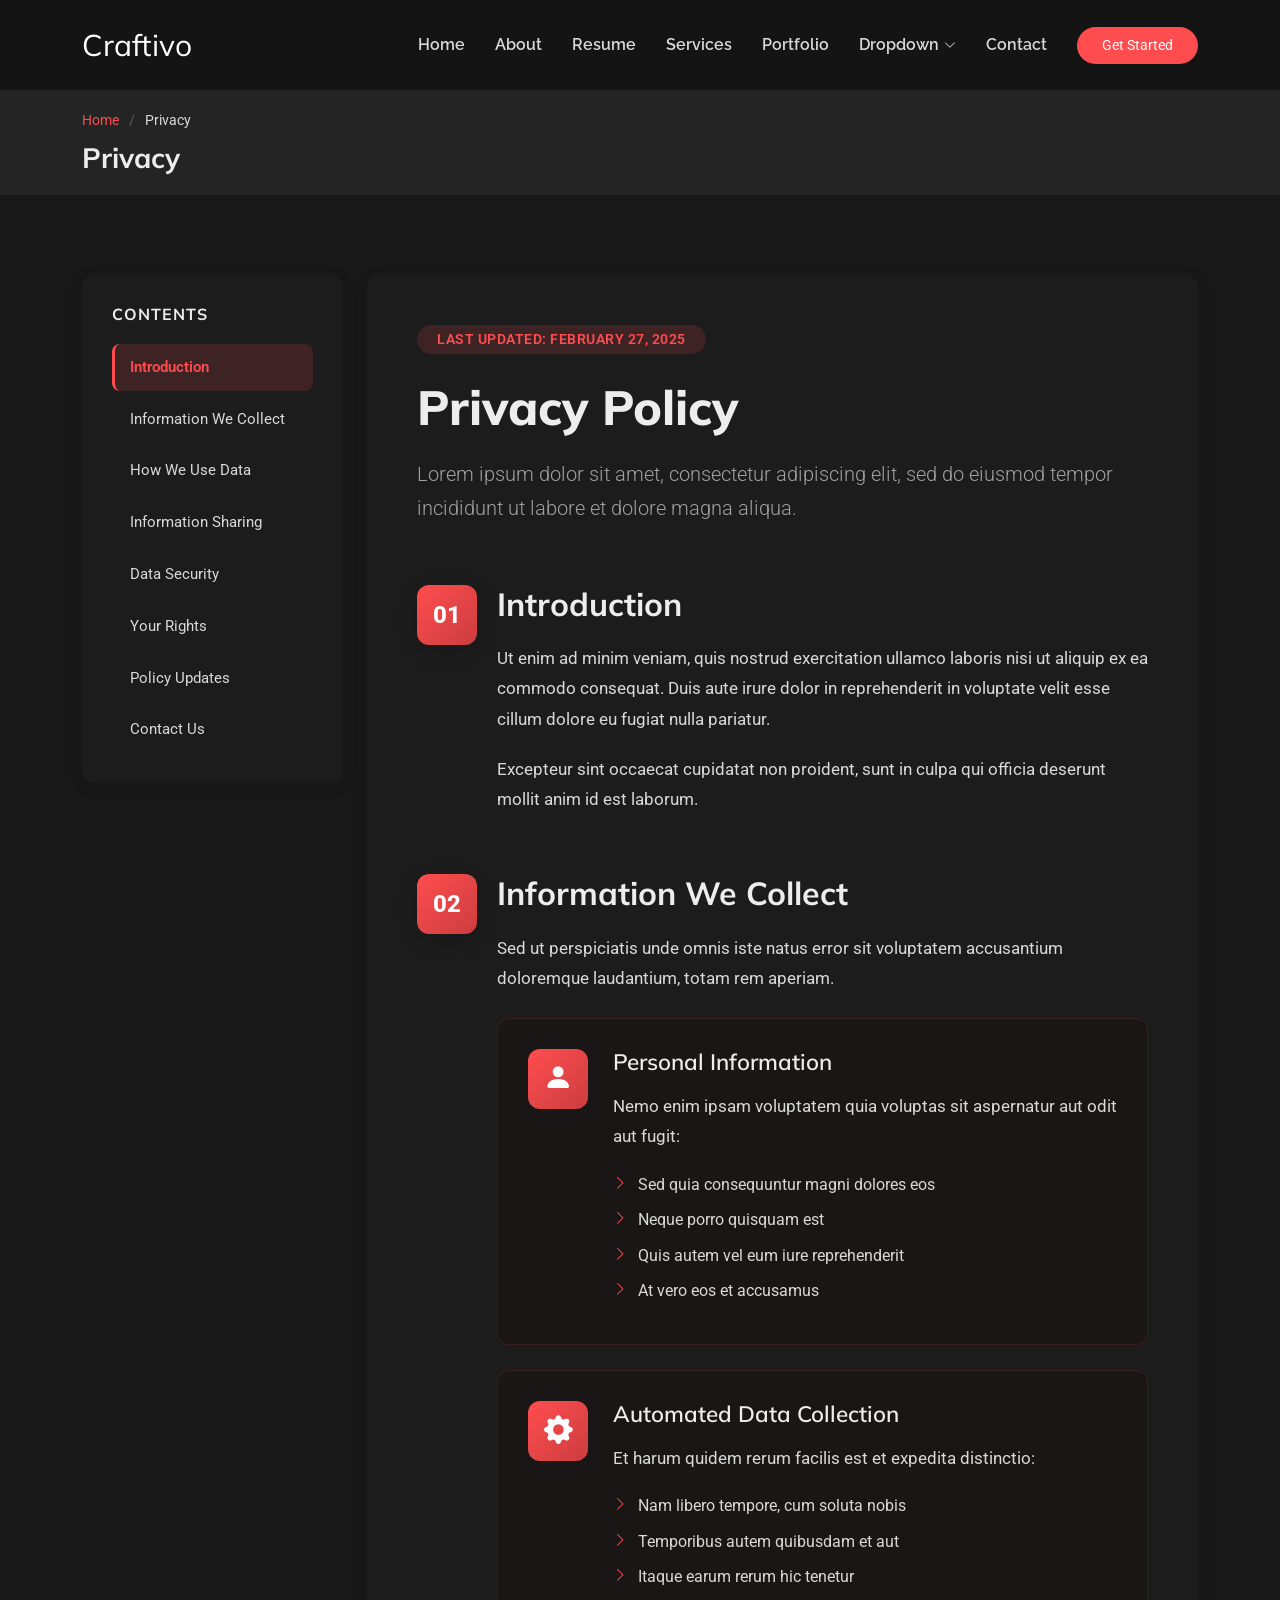
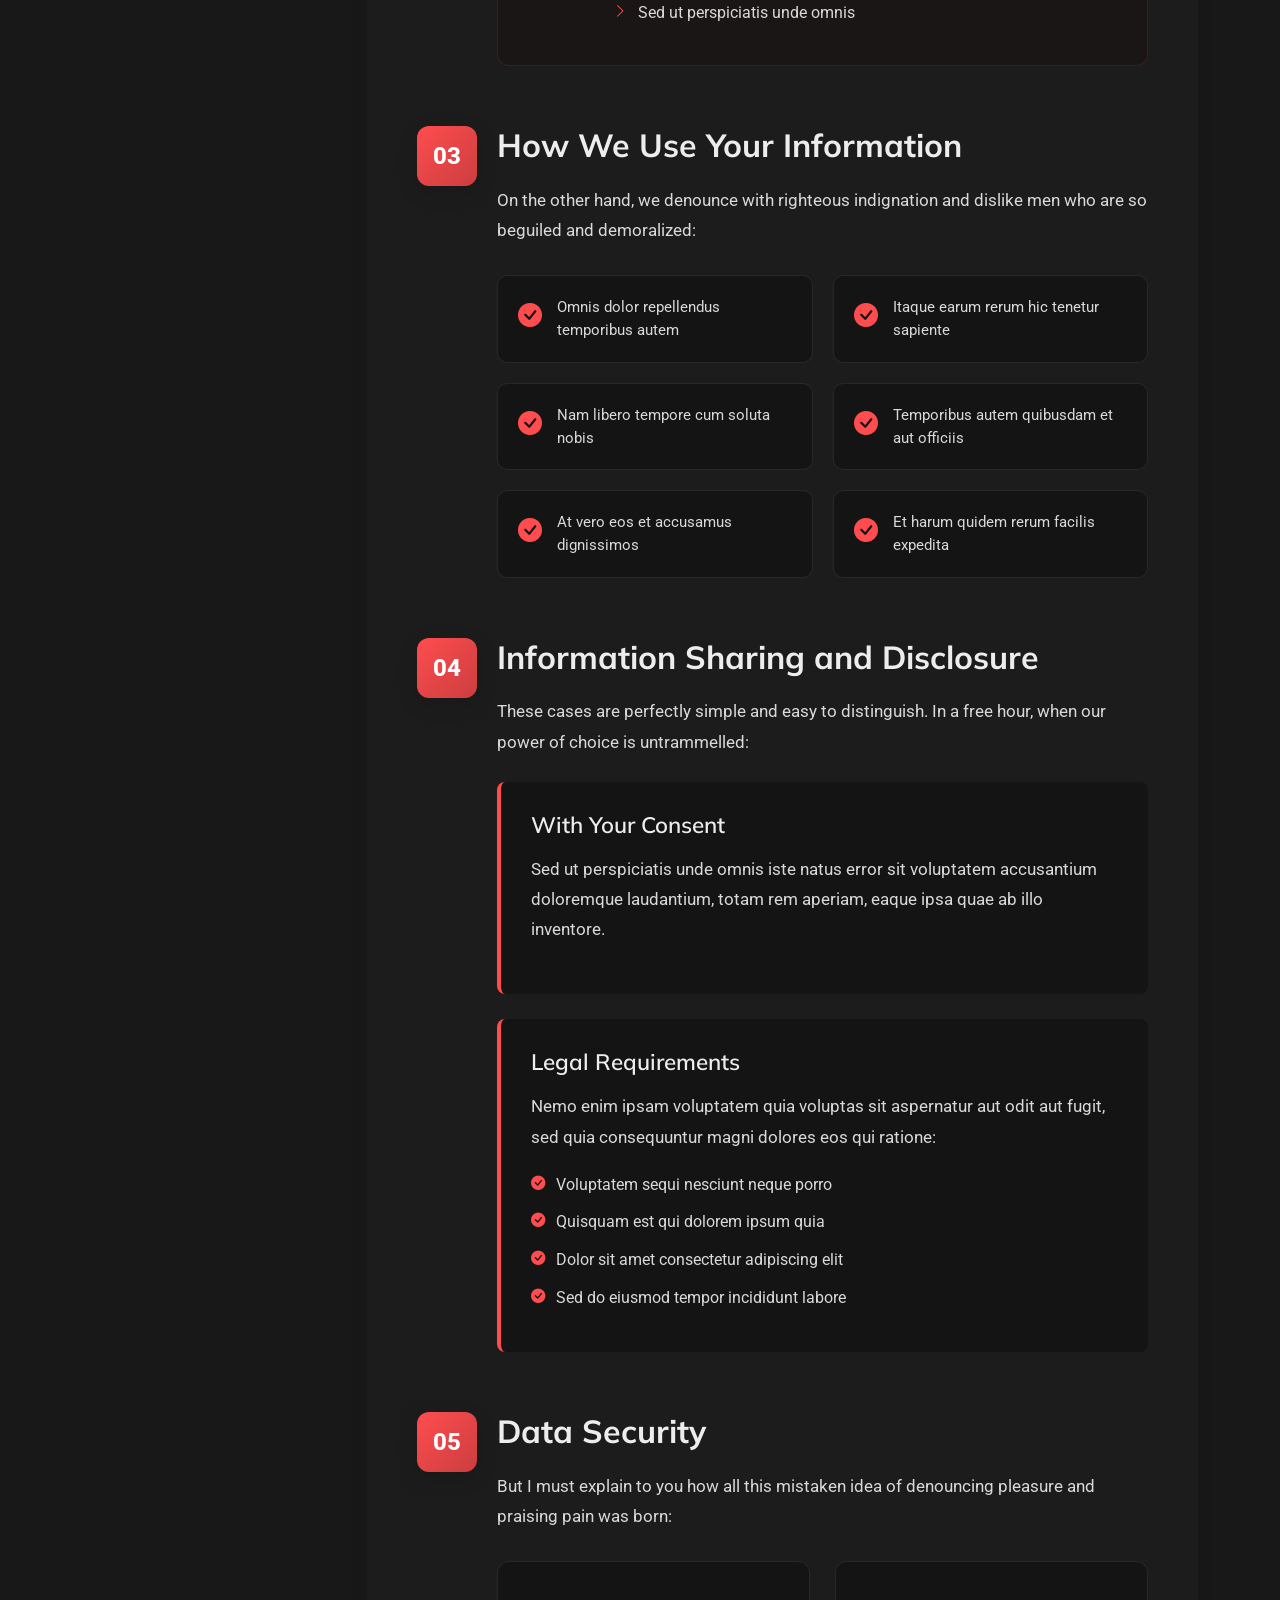
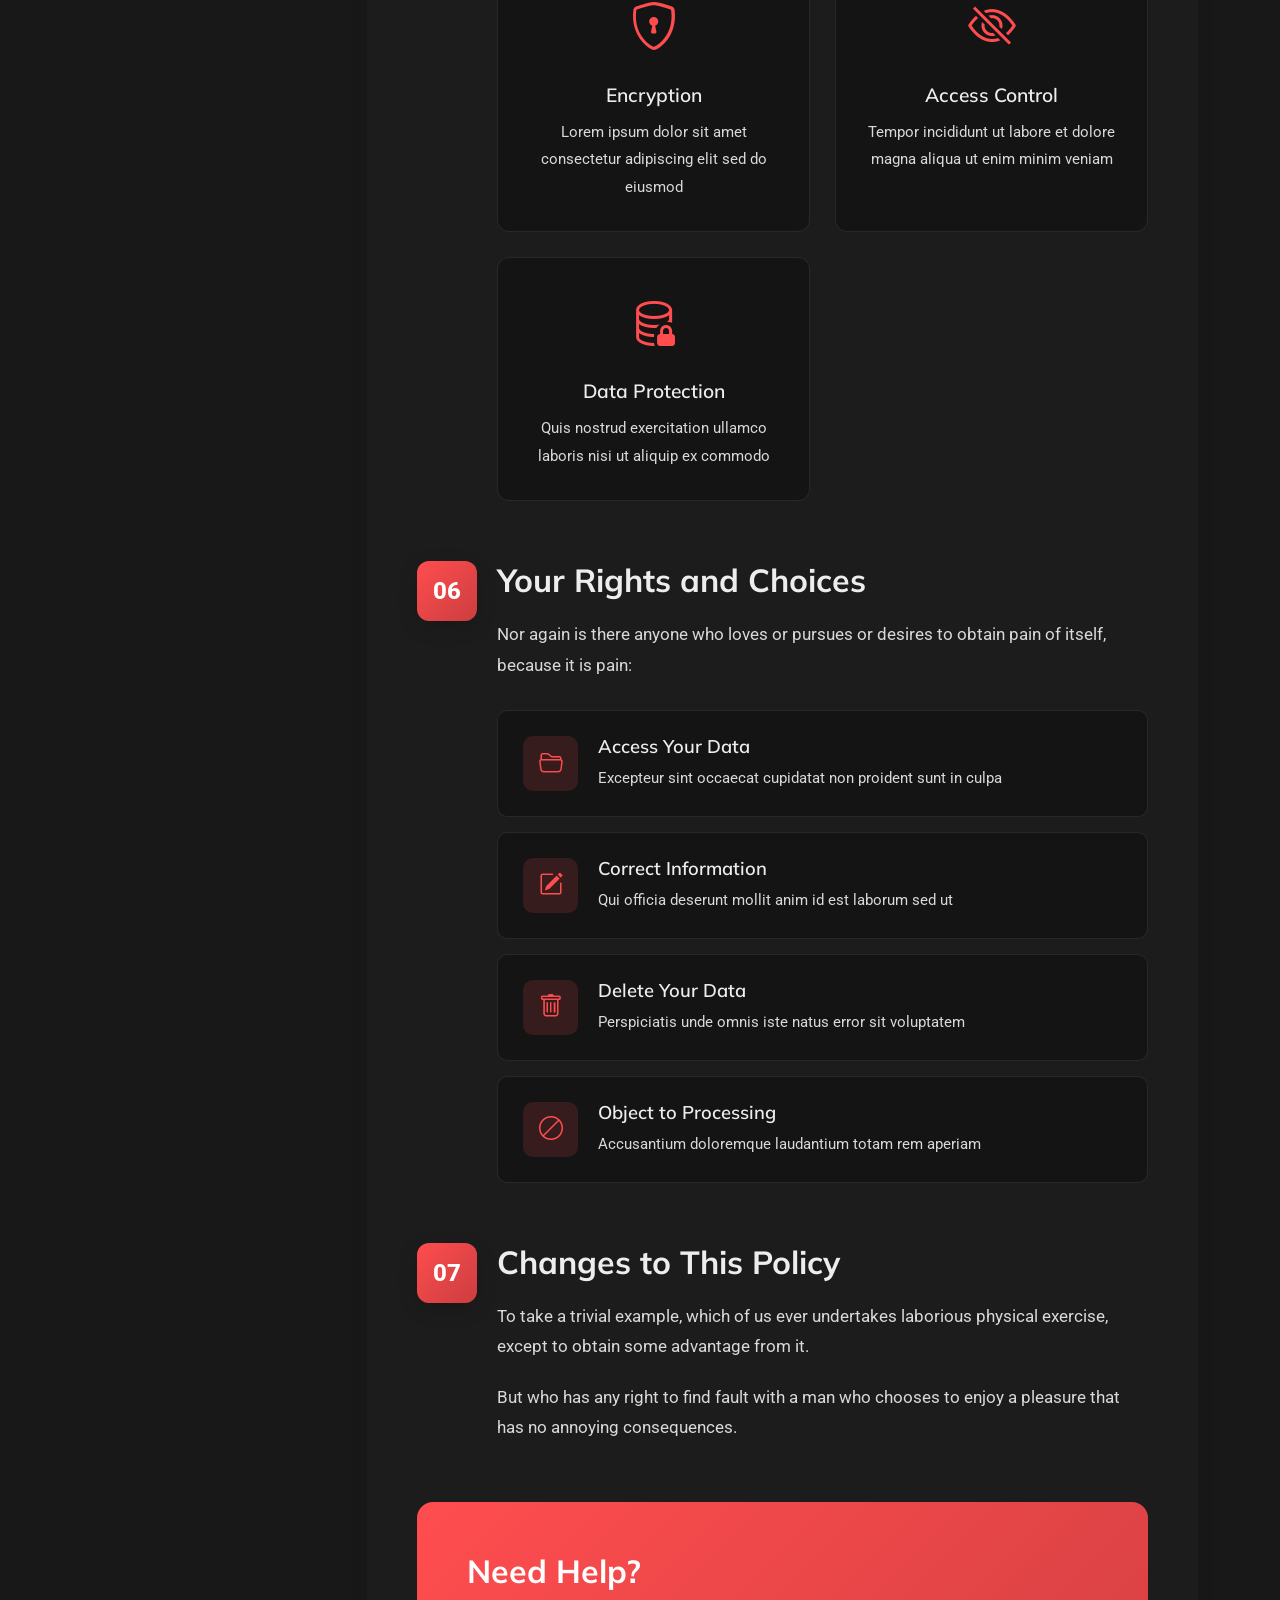
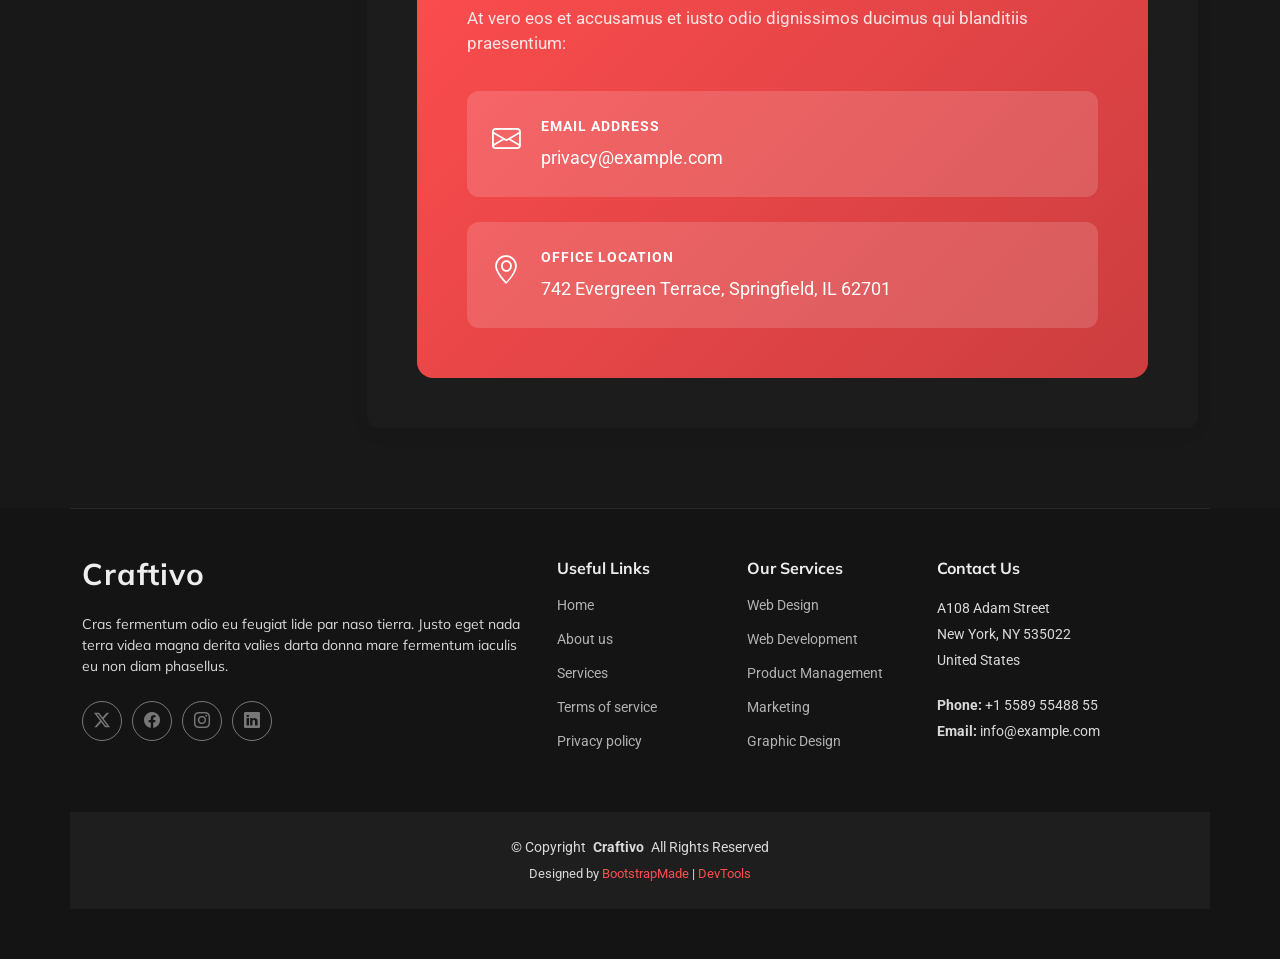
<file: privacy.html>
<!DOCTYPE html>
<html lang="en">

<head>
  <meta charset="utf-8">
  <meta content="width=device-width, initial-scale=1.0" name="viewport">
  <title>Privacy - Craftivo Bootstrap Template</title>
  <meta name="description" content="">
  <meta name="keywords" content="">

  <!-- Favicons -->
  <link href="assets/img/favicon.png" rel="icon">
  <link href="assets/img/apple-touch-icon.png" rel="apple-touch-icon">

  <!-- Fonts -->
  <link href="https://fonts.googleapis.com" rel="preconnect">
  <link href="https://fonts.gstatic.com" rel="preconnect" crossorigin>
  <link href="https://fonts.googleapis.com/css2?family=Roboto:ital,wght@0,100;0,300;0,400;0,500;0,700;0,900;1,100;1,300;1,400;1,500;1,700;1,900&family=Raleway:ital,wght@0,100;0,200;0,300;0,400;0,500;0,600;0,700;0,800;0,900;1,100;1,200;1,300;1,400;1,500;1,600;1,700;1,800;1,900&family=Mulish:ital,wght@0,200;0,300;0,400;0,500;0,600;0,700;0,800;0,900;1,200;1,300;1,400;1,500;1,600;1,700;1,800;1,900&display=swap" rel="stylesheet">

  <!-- Vendor CSS Files -->
  <link href="assets/vendor/bootstrap/css/bootstrap.min.css" rel="stylesheet">
  <link href="assets/vendor/bootstrap-icons/bootstrap-icons.css" rel="stylesheet">
  <link href="assets/vendor/aos/aos.css" rel="stylesheet">
  <link href="assets/vendor/glightbox/css/glightbox.min.css" rel="stylesheet">
  <link href="assets/vendor/swiper/swiper-bundle.min.css" rel="stylesheet">

  <!-- Main CSS File -->
  <link href="assets/css/main.css" rel="stylesheet">

  <!-- =======================================================
  * Template Name: Craftivo
  * Template URL: https://bootstrapmade.com/craftivo-bootstrap-portfolio-template/
  * Updated: Oct 04 2025 with Bootstrap v5.3.8
  * Author: BootstrapMade.com
  * License: https://bootstrapmade.com/license/
  ======================================================== -->
</head>

<body class="privacy-page">

  <header id="header" class="header d-flex align-items-center sticky-top">
    <div class="container-fluid container-xl position-relative d-flex align-items-center">

      <a href="index.html" class="logo d-flex align-items-center me-auto">
        <!-- Uncomment the line below if you also wish to use an image logo -->
        <!-- <img src="assets/img/logo.webp" alt=""> -->
        <h1 class="sitename">Craftivo</h1>
      </a>

      <nav id="navmenu" class="navmenu">
        <ul>
          <li><a href="#hero">Home</a></li>
          <li><a href="#about">About</a></li>
          <li><a href="#resume">Resume</a></li>
          <li><a href="#services">Services</a></li>
          <li><a href="#portfolio">Portfolio</a></li>
          <li class="dropdown"><a href="#"><span>Dropdown</span> <i class="bi bi-chevron-down toggle-dropdown"></i></a>
            <ul>
              <li><a href="#">Dropdown 1</a></li>
              <li class="dropdown"><a href="#"><span>Deep Dropdown</span> <i class="bi bi-chevron-down toggle-dropdown"></i></a>
                <ul>
                  <li><a href="#">Deep Dropdown 1</a></li>
                  <li><a href="#">Deep Dropdown 2</a></li>
                  <li><a href="#">Deep Dropdown 3</a></li>
                  <li><a href="#">Deep Dropdown 4</a></li>
                  <li><a href="#">Deep Dropdown 5</a></li>
                </ul>
              </li>
              <li><a href="#">Dropdown 2</a></li>
              <li><a href="#">Dropdown 3</a></li>
              <li><a href="#">Dropdown 4</a></li>
            </ul>
          </li>
          <li><a href="#contact">Contact</a></li>
        </ul>
        <i class="mobile-nav-toggle d-xl-none bi bi-list"></i>
      </nav>

      <a class="btn-getstarted" href="#about">Get Started</a>

    </div>
  </header>

  <main class="main">

    <!-- Page Title -->
    <div class="page-title light-background">
      <div class="container">
        <nav class="breadcrumbs">
          <ol>
            <li><a href="index.html">Home</a></li>
            <li class="current">Privacy</li>
          </ol>
        </nav>
        <h1>Privacy</h1>
      </div>
    </div><!-- End Page Title -->

    <!-- Privacy Section -->
    <section id="privacy" class="privacy section">

      <div class="container">

        <div class="row">
          <!-- Sidebar Navigation -->
          <div class="col-lg-3">
            <div class="policy-sidebar" data-aos="fade-right">
              <h3>Contents</h3>
              <nav class="policy-nav">
                <a href="#introduction" class="nav-link active">Introduction</a>
                <a href="#information-collect" class="nav-link">Information We Collect</a>
                <a href="#use-information" class="nav-link">How We Use Data</a>
                <a href="#sharing" class="nav-link">Information Sharing</a>
                <a href="#security" class="nav-link">Data Security</a>
                <a href="#rights" class="nav-link">Your Rights</a>
                <a href="#changes" class="nav-link">Policy Updates</a>
                <a href="#contact" class="nav-link">Contact Us</a>
              </nav>
            </div>
          </div>

          <!-- Main Content -->
          <div class="col-lg-9">
            <div class="policy-main">
              <!-- Header -->
              <div class="policy-hero" data-aos="fade-up">
                <div class="badge">Last Updated: February 27, 2025</div>
                <h1>Privacy Policy</h1>
                <p class="lead">Lorem ipsum dolor sit amet, consectetur adipiscing elit, sed do eiusmod tempor incididunt ut labore et dolore magna aliqua.</p>
              </div>

              <!-- Introduction -->
              <div class="policy-section" id="introduction" data-aos="fade-up" data-aos-delay="100">
                <div class="section-number">01</div>
                <h2>Introduction</h2>
                <p>Ut enim ad minim veniam, quis nostrud exercitation ullamco laboris nisi ut aliquip ex ea commodo consequat. Duis aute irure dolor in reprehenderit in voluptate velit esse cillum dolore eu fugiat nulla pariatur.</p>
                <p>Excepteur sint occaecat cupidatat non proident, sunt in culpa qui officia deserunt mollit anim id est laborum.</p>
              </div>

              <!-- Information Collection -->
              <div class="policy-section" id="information-collect" data-aos="fade-up" data-aos-delay="150">
                <div class="section-number">02</div>
                <h2>Information We Collect</h2>
                <p>Sed ut perspiciatis unde omnis iste natus error sit voluptatem accusantium doloremque laudantium, totam rem aperiam.</p>

                <div class="info-card">
                  <div class="card-icon">
                    <i class="bi bi-person-fill"></i>
                  </div>
                  <div class="card-content">
                    <h3>Personal Information</h3>
                    <p>Nemo enim ipsam voluptatem quia voluptas sit aspernatur aut odit aut fugit:</p>
                    <ul>
                      <li>Sed quia consequuntur magni dolores eos</li>
                      <li>Neque porro quisquam est</li>
                      <li>Quis autem vel eum iure reprehenderit</li>
                      <li>At vero eos et accusamus</li>
                    </ul>
                  </div>
                </div>

                <div class="info-card">
                  <div class="card-icon">
                    <i class="bi bi-gear-fill"></i>
                  </div>
                  <div class="card-content">
                    <h3>Automated Data Collection</h3>
                    <p>Et harum quidem rerum facilis est et expedita distinctio:</p>
                    <ul>
                      <li>Nam libero tempore, cum soluta nobis</li>
                      <li>Temporibus autem quibusdam et aut</li>
                      <li>Itaque earum rerum hic tenetur</li>
                      <li>Sed ut perspiciatis unde omnis</li>
                    </ul>
                  </div>
                </div>
              </div>

              <!-- Use of Information -->
              <div class="policy-section" id="use-information" data-aos="fade-up" data-aos-delay="200">
                <div class="section-number">03</div>
                <h2>How We Use Your Information</h2>
                <p>On the other hand, we denounce with righteous indignation and dislike men who are so beguiled and demoralized:</p>
                <div class="usage-grid">
                  <div class="usage-item">
                    <i class="bi bi-check-circle-fill"></i>
                    <span>Omnis dolor repellendus temporibus autem</span>
                  </div>
                  <div class="usage-item">
                    <i class="bi bi-check-circle-fill"></i>
                    <span>Itaque earum rerum hic tenetur sapiente</span>
                  </div>
                  <div class="usage-item">
                    <i class="bi bi-check-circle-fill"></i>
                    <span>Nam libero tempore cum soluta nobis</span>
                  </div>
                  <div class="usage-item">
                    <i class="bi bi-check-circle-fill"></i>
                    <span>Temporibus autem quibusdam et aut officiis</span>
                  </div>
                  <div class="usage-item">
                    <i class="bi bi-check-circle-fill"></i>
                    <span>At vero eos et accusamus dignissimos</span>
                  </div>
                  <div class="usage-item">
                    <i class="bi bi-check-circle-fill"></i>
                    <span>Et harum quidem rerum facilis expedita</span>
                  </div>
                </div>
              </div>

              <!-- Information Sharing -->
              <div class="policy-section" id="sharing" data-aos="fade-up" data-aos-delay="250">
                <div class="section-number">04</div>
                <h2>Information Sharing and Disclosure</h2>
                <p>These cases are perfectly simple and easy to distinguish. In a free hour, when our power of choice is untrammelled:</p>

                <div class="sharing-box">
                  <h3>With Your Consent</h3>
                  <p>Sed ut perspiciatis unde omnis iste natus error sit voluptatem accusantium doloremque laudantium, totam rem aperiam, eaque ipsa quae ab illo inventore.</p>
                </div>

                <div class="sharing-box">
                  <h3>Legal Requirements</h3>
                  <p>Nemo enim ipsam voluptatem quia voluptas sit aspernatur aut odit aut fugit, sed quia consequuntur magni dolores eos qui ratione:</p>
                  <ul>
                    <li>Voluptatem sequi nesciunt neque porro</li>
                    <li>Quisquam est qui dolorem ipsum quia</li>
                    <li>Dolor sit amet consectetur adipiscing elit</li>
                    <li>Sed do eiusmod tempor incididunt labore</li>
                  </ul>
                </div>
              </div>

              <!-- Data Security -->
              <div class="policy-section" id="security" data-aos="fade-up" data-aos-delay="300">
                <div class="section-number">05</div>
                <h2>Data Security</h2>
                <p>But I must explain to you how all this mistaken idea of denouncing pleasure and praising pain was born:</p>
                <div class="security-features">
                  <div class="feature">
                    <i class="bi bi-shield-lock"></i>
                    <h4>Encryption</h4>
                    <p>Lorem ipsum dolor sit amet consectetur adipiscing elit sed do eiusmod</p>
                  </div>
                  <div class="feature">
                    <i class="bi bi-eye-slash"></i>
                    <h4>Access Control</h4>
                    <p>Tempor incididunt ut labore et dolore magna aliqua ut enim minim veniam</p>
                  </div>
                  <div class="feature">
                    <i class="bi bi-database-lock"></i>
                    <h4>Data Protection</h4>
                    <p>Quis nostrud exercitation ullamco laboris nisi ut aliquip ex commodo</p>
                  </div>
                </div>
              </div>

              <!-- Your Rights -->
              <div class="policy-section" id="rights" data-aos="fade-up" data-aos-delay="100">
                <div class="section-number">06</div>
                <h2>Your Rights and Choices</h2>
                <p>Nor again is there anyone who loves or pursues or desires to obtain pain of itself, because it is pain:</p>
                <div class="rights-list">
                  <div class="right-item">
                    <div class="right-icon"><i class="bi bi-folder2-open"></i></div>
                    <div class="right-content">
                      <h4>Access Your Data</h4>
                      <p>Excepteur sint occaecat cupidatat non proident sunt in culpa</p>
                    </div>
                  </div>
                  <div class="right-item">
                    <div class="right-icon"><i class="bi bi-pencil-square"></i></div>
                    <div class="right-content">
                      <h4>Correct Information</h4>
                      <p>Qui officia deserunt mollit anim id est laborum sed ut</p>
                    </div>
                  </div>
                  <div class="right-item">
                    <div class="right-icon"><i class="bi bi-trash"></i></div>
                    <div class="right-content">
                      <h4>Delete Your Data</h4>
                      <p>Perspiciatis unde omnis iste natus error sit voluptatem</p>
                    </div>
                  </div>
                  <div class="right-item">
                    <div class="right-icon"><i class="bi bi-ban"></i></div>
                    <div class="right-content">
                      <h4>Object to Processing</h4>
                      <p>Accusantium doloremque laudantium totam rem aperiam</p>
                    </div>
                  </div>
                </div>
              </div>

              <!-- Policy Updates -->
              <div class="policy-section" id="changes" data-aos="fade-up" data-aos-delay="150">
                <div class="section-number">07</div>
                <h2>Changes to This Policy</h2>
                <p>To take a trivial example, which of us ever undertakes laborious physical exercise, except to obtain some advantage from it.</p>
                <p>But who has any right to find fault with a man who chooses to enjoy a pleasure that has no annoying consequences.</p>
              </div>

              <!-- Contact Section -->
              <div class="policy-contact" id="contact" data-aos="fade-up" data-aos-delay="200">
                <div class="contact-card">
                  <h2>Need Help?</h2>
                  <p>At vero eos et accusamus et iusto odio dignissimos ducimus qui blanditiis praesentium:</p>
                  <div class="contact-info">
                    <div class="info-item">
                      <i class="bi bi-envelope"></i>
                      <div>
                        <strong>Email Address</strong>
                        <span>privacy@example.com</span>
                      </div>
                    </div>
                    <div class="info-item">
                      <i class="bi bi-geo-alt"></i>
                      <div>
                        <strong>Office Location</strong>
                        <span>742 Evergreen Terrace, Springfield, IL 62701</span>
                      </div>
                    </div>
                  </div>
                </div>
              </div>

            </div>
          </div>

        </div>

      </div>

    </section><!-- /Privacy Section -->

  </main>

  <footer id="footer" class="footer">

    <div class="container footer-top">
      <div class="row gy-4">
        <div class="col-lg-5 col-md-12 footer-about">
          <a href="index.html" class="logo d-flex align-items-center">
            <span class="sitename">Craftivo</span>
          </a>
          <p>Cras fermentum odio eu feugiat lide par naso tierra. Justo eget nada terra videa magna derita valies darta donna mare fermentum iaculis eu non diam phasellus.</p>
          <div class="social-links d-flex mt-4">
            <a href=""><i class="bi bi-twitter-x"></i></a>
            <a href=""><i class="bi bi-facebook"></i></a>
            <a href=""><i class="bi bi-instagram"></i></a>
            <a href=""><i class="bi bi-linkedin"></i></a>
          </div>
        </div>

        <div class="col-lg-2 col-6 footer-links">
          <h4>Useful Links</h4>
          <ul>
            <li><a href="#">Home</a></li>
            <li><a href="#">About us</a></li>
            <li><a href="#">Services</a></li>
            <li><a href="#">Terms of service</a></li>
            <li><a href="#">Privacy policy</a></li>
          </ul>
        </div>

        <div class="col-lg-2 col-6 footer-links">
          <h4>Our Services</h4>
          <ul>
            <li><a href="#">Web Design</a></li>
            <li><a href="#">Web Development</a></li>
            <li><a href="#">Product Management</a></li>
            <li><a href="#">Marketing</a></li>
            <li><a href="#">Graphic Design</a></li>
          </ul>
        </div>

        <div class="col-lg-3 col-md-12 footer-contact text-center text-md-start">
          <h4>Contact Us</h4>
          <p>A108 Adam Street</p>
          <p>New York, NY 535022</p>
          <p>United States</p>
          <p class="mt-4"><strong>Phone:</strong> <span>+1 5589 55488 55</span></p>
          <p><strong>Email:</strong> <span>info@example.com</span></p>
        </div>

      </div>
    </div>

    <div class="container copyright text-center mt-4">
      <p>© <span>Copyright</span> <strong class="px-1 sitename">Craftivo</strong> <span>All Rights Reserved</span></p>
      <div class="credits">
        <!-- All the links in the footer should remain intact. -->
        <!-- You can delete the links only if you've purchased the pro version. -->
        <!-- Licensing information: https://bootstrapmade.com/license/ -->
        <!-- Purchase the pro version with working PHP/AJAX contact form: [buy-url] -->
        Designed by <a href="https://bootstrapmade.com/">BootstrapMade</a> | <a href="https://bootstrapmade.com/tools/">DevTools</a>
      </div>
    </div>

  </footer>

  <!-- Scroll Top -->
  <a href="#" id="scroll-top" class="scroll-top d-flex align-items-center justify-content-center"><i class="bi bi-arrow-up-short"></i></a>

  <!-- Preloader -->
  <div id="preloader"></div>

  <!-- Vendor JS Files -->
  <script src="assets/vendor/bootstrap/js/bootstrap.bundle.min.js"></script>
  <script src="assets/vendor/php-email-form/validate.js"></script>
  <script src="assets/vendor/aos/aos.js"></script>
  <script src="assets/vendor/typed.js/typed.umd.js"></script>
  <script src="assets/vendor/waypoints/noframework.waypoints.js"></script>
  <script src="assets/vendor/glightbox/js/glightbox.min.js"></script>
  <script src="assets/vendor/imagesloaded/imagesloaded.pkgd.min.js"></script>
  <script src="assets/vendor/isotope-layout/isotope.pkgd.min.js"></script>
  <script src="assets/vendor/swiper/swiper-bundle.min.js"></script>

  <!-- Main JS File -->
  <script src="assets/js/main.js"></script>

</body>

</html>
</file>
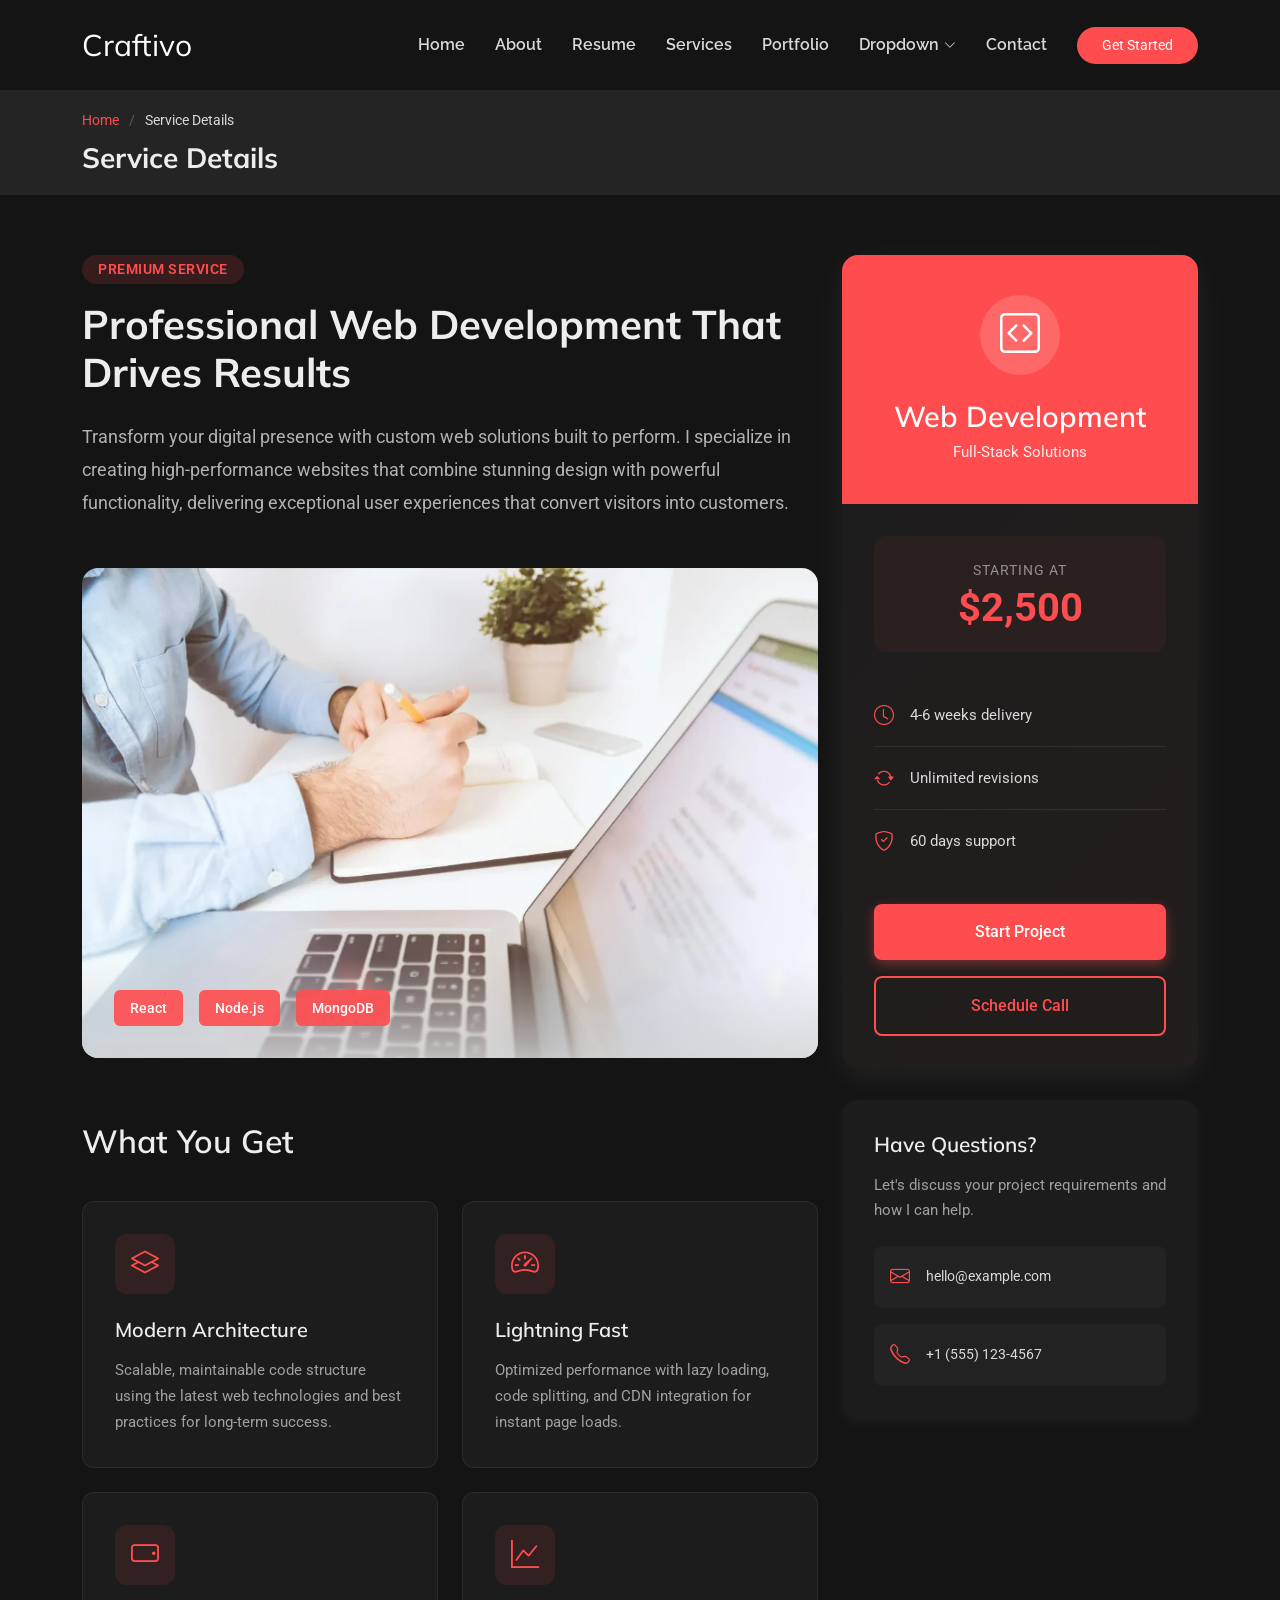
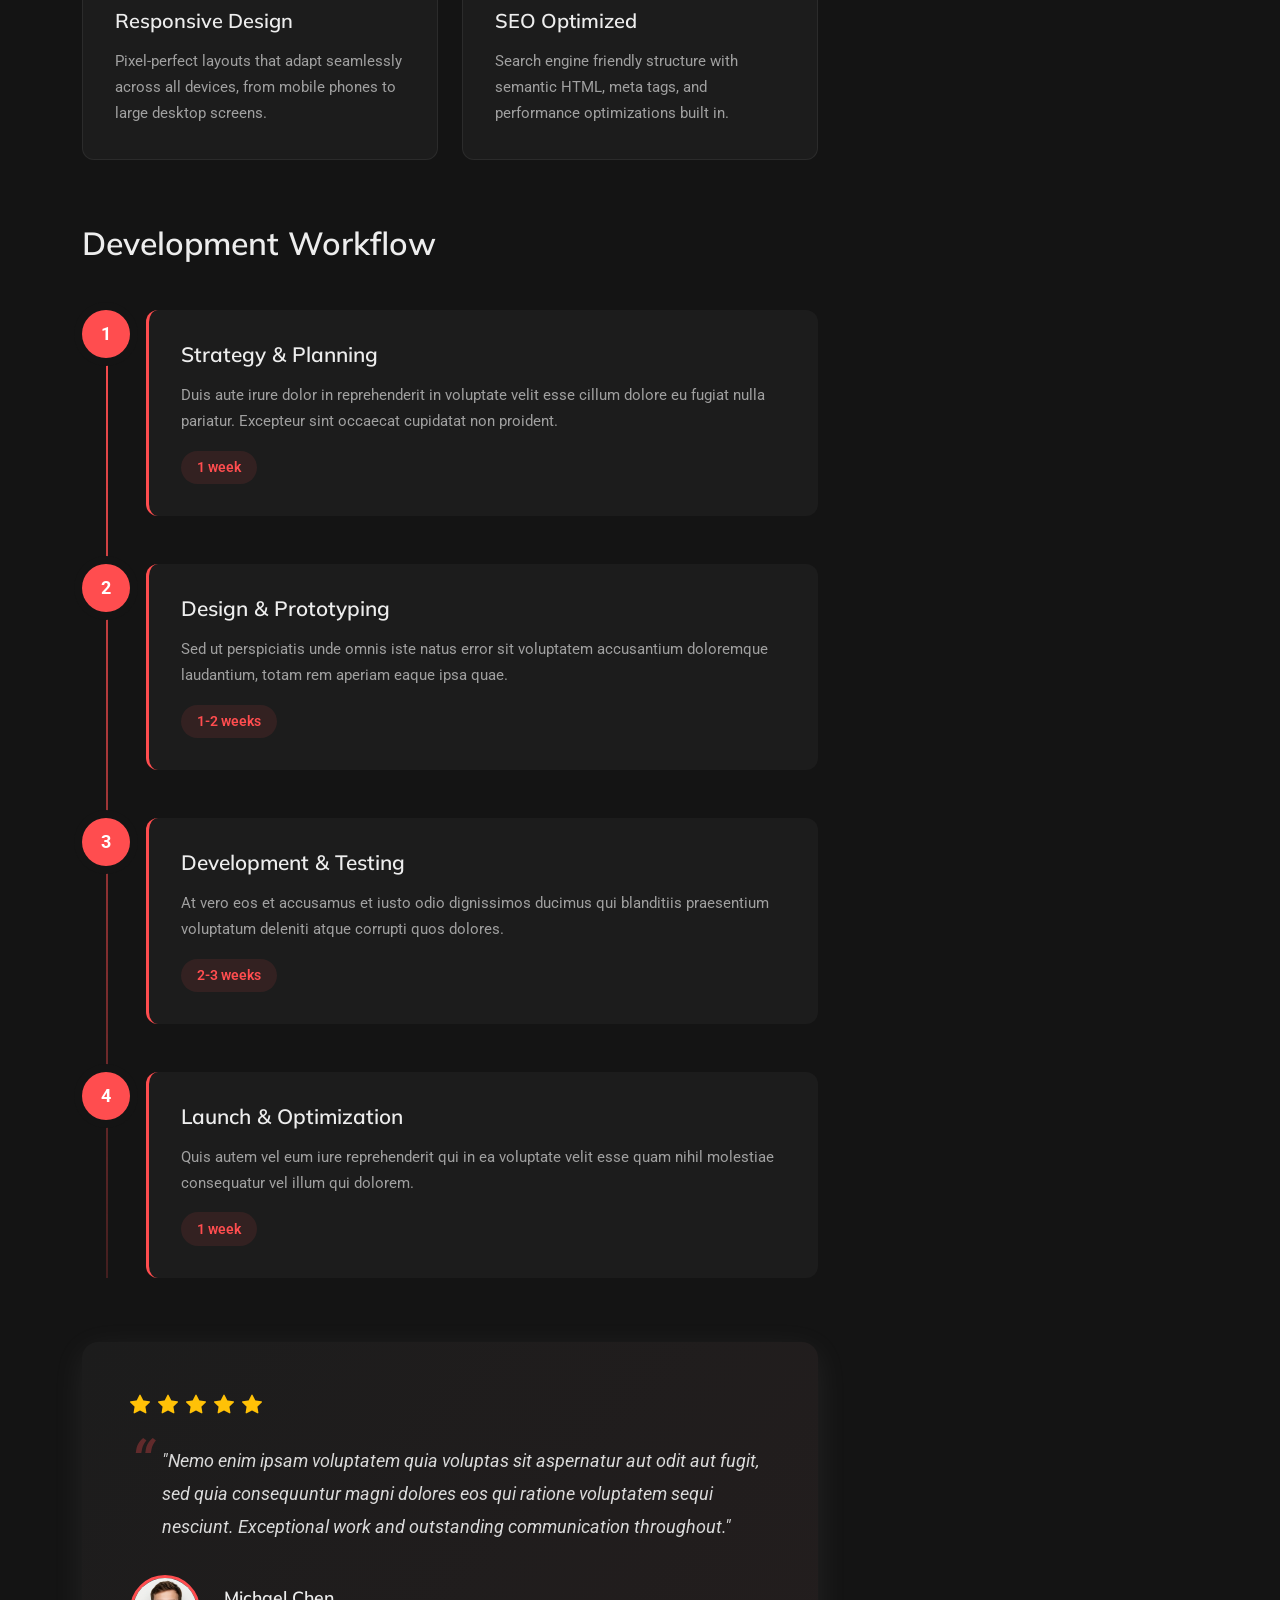
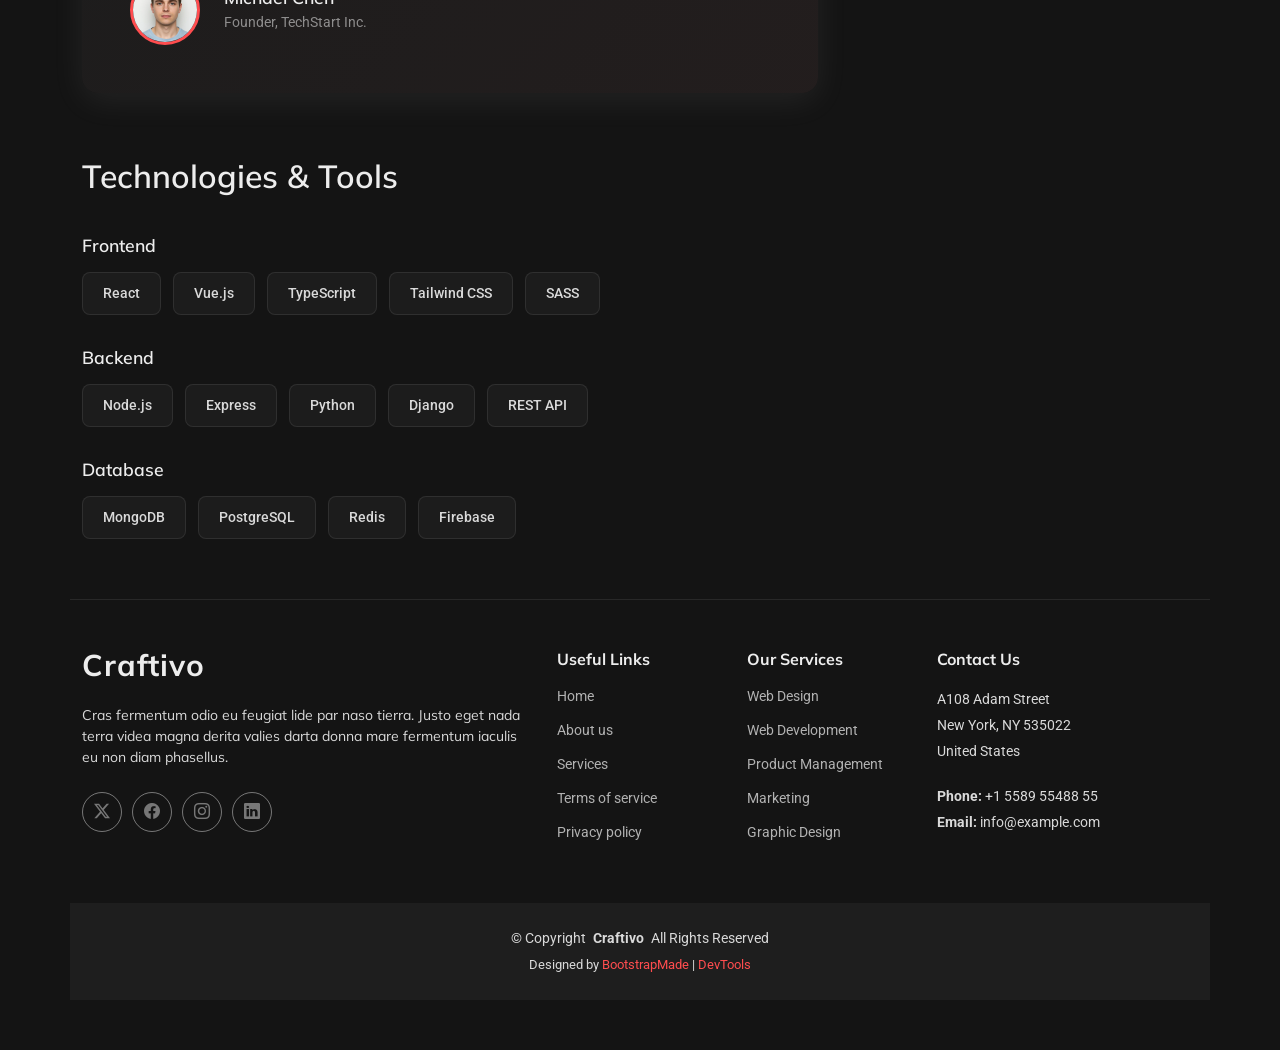
<file: service-details.html>
<!DOCTYPE html>
<html lang="en">

<head>
  <meta charset="utf-8">
  <meta content="width=device-width, initial-scale=1.0" name="viewport">
  <title>Service Details - Craftivo Bootstrap Template</title>
  <meta name="description" content="">
  <meta name="keywords" content="">

  <!-- Favicons -->
  <link href="assets/img/favicon.png" rel="icon">
  <link href="assets/img/apple-touch-icon.png" rel="apple-touch-icon">

  <!-- Fonts -->
  <link href="https://fonts.googleapis.com" rel="preconnect">
  <link href="https://fonts.gstatic.com" rel="preconnect" crossorigin>
  <link href="https://fonts.googleapis.com/css2?family=Roboto:ital,wght@0,100;0,300;0,400;0,500;0,700;0,900;1,100;1,300;1,400;1,500;1,700;1,900&family=Raleway:ital,wght@0,100;0,200;0,300;0,400;0,500;0,600;0,700;0,800;0,900;1,100;1,200;1,300;1,400;1,500;1,600;1,700;1,800;1,900&family=Mulish:ital,wght@0,200;0,300;0,400;0,500;0,600;0,700;0,800;0,900;1,200;1,300;1,400;1,500;1,600;1,700;1,800;1,900&display=swap" rel="stylesheet">

  <!-- Vendor CSS Files -->
  <link href="assets/vendor/bootstrap/css/bootstrap.min.css" rel="stylesheet">
  <link href="assets/vendor/bootstrap-icons/bootstrap-icons.css" rel="stylesheet">
  <link href="assets/vendor/aos/aos.css" rel="stylesheet">
  <link href="assets/vendor/glightbox/css/glightbox.min.css" rel="stylesheet">
  <link href="assets/vendor/swiper/swiper-bundle.min.css" rel="stylesheet">

  <!-- Main CSS File -->
  <link href="assets/css/main.css" rel="stylesheet">

  <!-- =======================================================
  * Template Name: Craftivo
  * Template URL: https://bootstrapmade.com/craftivo-bootstrap-portfolio-template/
  * Updated: Oct 04 2025 with Bootstrap v5.3.8
  * Author: BootstrapMade.com
  * License: https://bootstrapmade.com/license/
  ======================================================== -->
</head>

<body class="service-details-page">

  <header id="header" class="header d-flex align-items-center sticky-top">
    <div class="container-fluid container-xl position-relative d-flex align-items-center">

      <a href="index.html" class="logo d-flex align-items-center me-auto">
        <!-- Uncomment the line below if you also wish to use an image logo -->
        <!-- <img src="assets/img/logo.webp" alt=""> -->
        <h1 class="sitename">Craftivo</h1>
      </a>

      <nav id="navmenu" class="navmenu">
        <ul>
          <li><a href="#hero">Home</a></li>
          <li><a href="#about">About</a></li>
          <li><a href="#resume">Resume</a></li>
          <li><a href="#services">Services</a></li>
          <li><a href="#portfolio">Portfolio</a></li>
          <li class="dropdown"><a href="#"><span>Dropdown</span> <i class="bi bi-chevron-down toggle-dropdown"></i></a>
            <ul>
              <li><a href="#">Dropdown 1</a></li>
              <li class="dropdown"><a href="#"><span>Deep Dropdown</span> <i class="bi bi-chevron-down toggle-dropdown"></i></a>
                <ul>
                  <li><a href="#">Deep Dropdown 1</a></li>
                  <li><a href="#">Deep Dropdown 2</a></li>
                  <li><a href="#">Deep Dropdown 3</a></li>
                  <li><a href="#">Deep Dropdown 4</a></li>
                  <li><a href="#">Deep Dropdown 5</a></li>
                </ul>
              </li>
              <li><a href="#">Dropdown 2</a></li>
              <li><a href="#">Dropdown 3</a></li>
              <li><a href="#">Dropdown 4</a></li>
            </ul>
          </li>
          <li><a href="#contact">Contact</a></li>
        </ul>
        <i class="mobile-nav-toggle d-xl-none bi bi-list"></i>
      </nav>

      <a class="btn-getstarted" href="#about">Get Started</a>

    </div>
  </header>

  <main class="main">

    <!-- Page Title -->
    <div class="page-title light-background">
      <div class="container">
        <nav class="breadcrumbs">
          <ol>
            <li><a href="index.html">Home</a></li>
            <li class="current">Service Details</li>
          </ol>
        </nav>
        <h1>Service Details</h1>
      </div>
    </div><!-- End Page Title -->

    <!-- Service Details Section -->
    <section id="service-details" class="service-details section">

      <div class="container" data-aos="fade-up" data-aos-delay="100">

        <div class="row">

          <div class="col-lg-4 order-lg-2">

            <div class="sticky-sidebar">

              <div class="service-card" data-aos="fade-left" data-aos-delay="200">
                <div class="card-header">
                  <div class="service-icon">
                    <i class="bi bi-code-square"></i>
                  </div>
                  <h3>Web Development</h3>
                  <p class="service-tagline">Full-Stack Solutions</p>
                </div>
                <div class="card-body">
                  <div class="price-tag">
                    <span class="label">Starting at</span>
                    <span class="price">$2,500</span>
                  </div>
                  <ul class="quick-info">
                    <li>
                      <i class="bi bi-clock"></i>
                      <span>4-6 weeks delivery</span>
                    </li>
                    <li>
                      <i class="bi bi-arrow-repeat"></i>
                      <span>Unlimited revisions</span>
                    </li>
                    <li>
                      <i class="bi bi-shield-check"></i>
                      <span>60 days support</span>
                    </li>
                  </ul>
                  <div class="cta-buttons">
                    <a href="#" class="btn-primary">Start Project</a>
                    <a href="#" class="btn-secondary">Schedule Call</a>
                  </div>
                </div>
              </div>

              <div class="contact-card" data-aos="fade-left" data-aos-delay="300">
                <h4>Have Questions?</h4>
                <p>Let's discuss your project requirements and how I can help.</p>
                <div class="contact-methods">
                  <a href="mailto:hello@example.com" class="contact-item">
                    <i class="bi bi-envelope"></i>
                    <span>hello@example.com</span>
                  </a>
                  <a href="tel:+15551234567" class="contact-item">
                    <i class="bi bi-telephone"></i>
                    <span>+1 (555) 123-4567</span>
                  </a>
                </div>
              </div>

            </div>

          </div>

          <div class="col-lg-8 order-lg-1">

            <div class="service-overview" data-aos="fade-up" data-aos-delay="200">
              <div class="overview-header">
                <span class="badge">Premium Service</span>
                <h2>Professional Web Development That Drives Results</h2>
              </div>
              <p class="lead-text">Transform your digital presence with custom web solutions built to perform. I specialize in creating high-performance websites that combine stunning design with powerful functionality, delivering exceptional user experiences that convert visitors into customers.</p>
            </div>

            <div class="service-image-showcase" data-aos="zoom-in" data-aos-delay="300">
              <img src="assets/img/services/services-1.webp" alt="Web Development" class="img-fluid main-image">
              <div class="image-overlay">
                <div class="tech-stack">
                  <span class="tech-item">React</span>
                  <span class="tech-item">Node.js</span>
                  <span class="tech-item">MongoDB</span>
                </div>
              </div>
            </div>

            <div class="features-grid" data-aos="fade-up" data-aos-delay="400">
              <h3 class="section-heading">What You Get</h3>
              <div class="row g-4">
                <div class="col-md-6">
                  <div class="feature-box">
                    <div class="icon-wrapper">
                      <i class="bi bi-layers"></i>
                    </div>
                    <h4>Modern Architecture</h4>
                    <p>Scalable, maintainable code structure using the latest web technologies and best practices for long-term success.</p>
                  </div>
                </div>
                <div class="col-md-6">
                  <div class="feature-box">
                    <div class="icon-wrapper">
                      <i class="bi bi-speedometer2"></i>
                    </div>
                    <h4>Lightning Fast</h4>
                    <p>Optimized performance with lazy loading, code splitting, and CDN integration for instant page loads.</p>
                  </div>
                </div>
                <div class="col-md-6">
                  <div class="feature-box">
                    <div class="icon-wrapper">
                      <i class="bi bi-phone-landscape"></i>
                    </div>
                    <h4>Responsive Design</h4>
                    <p>Pixel-perfect layouts that adapt seamlessly across all devices, from mobile phones to large desktop screens.</p>
                  </div>
                </div>
                <div class="col-md-6">
                  <div class="feature-box">
                    <div class="icon-wrapper">
                      <i class="bi bi-graph-up"></i>
                    </div>
                    <h4>SEO Optimized</h4>
                    <p>Search engine friendly structure with semantic HTML, meta tags, and performance optimizations built in.</p>
                  </div>
                </div>
              </div>
            </div>

            <div class="workflow-section" data-aos="fade-up" data-aos-delay="500">
              <h3 class="section-heading">Development Workflow</h3>
              <div class="timeline">
                <div class="timeline-item">
                  <div class="timeline-marker">1</div>
                  <div class="timeline-content">
                    <h4>Strategy &amp; Planning</h4>
                    <p>Duis aute irure dolor in reprehenderit in voluptate velit esse cillum dolore eu fugiat nulla pariatur. Excepteur sint occaecat cupidatat non proident.</p>
                    <span class="duration">1 week</span>
                  </div>
                </div>
                <div class="timeline-item">
                  <div class="timeline-marker">2</div>
                  <div class="timeline-content">
                    <h4>Design &amp; Prototyping</h4>
                    <p>Sed ut perspiciatis unde omnis iste natus error sit voluptatem accusantium doloremque laudantium, totam rem aperiam eaque ipsa quae.</p>
                    <span class="duration">1-2 weeks</span>
                  </div>
                </div>
                <div class="timeline-item">
                  <div class="timeline-marker">3</div>
                  <div class="timeline-content">
                    <h4>Development &amp; Testing</h4>
                    <p>At vero eos et accusamus et iusto odio dignissimos ducimus qui blanditiis praesentium voluptatum deleniti atque corrupti quos dolores.</p>
                    <span class="duration">2-3 weeks</span>
                  </div>
                </div>
                <div class="timeline-item">
                  <div class="timeline-marker">4</div>
                  <div class="timeline-content">
                    <h4>Launch &amp; Optimization</h4>
                    <p>Quis autem vel eum iure reprehenderit qui in ea voluptate velit esse quam nihil molestiae consequatur vel illum qui dolorem.</p>
                    <span class="duration">1 week</span>
                  </div>
                </div>
              </div>
            </div>

            <div class="testimonial-section" data-aos="fade-up" data-aos-delay="600">
              <div class="testimonial-card">
                <div class="stars">
                  <i class="bi bi-star-fill"></i>
                  <i class="bi bi-star-fill"></i>
                  <i class="bi bi-star-fill"></i>
                  <i class="bi bi-star-fill"></i>
                  <i class="bi bi-star-fill"></i>
                </div>
                <blockquote>
                  "Nemo enim ipsam voluptatem quia voluptas sit aspernatur aut odit aut fugit, sed quia consequuntur magni dolores eos qui ratione voluptatem sequi nesciunt. Exceptional work and outstanding communication throughout."
                </blockquote>
                <div class="client-info">
                  <img src="assets/img/person/person-m-5.webp" alt="Michael Chen" class="client-avatar">
                  <div class="client-details">
                    <h5>Michael Chen</h5>
                    <p>Founder, TechStart Inc.</p>
                  </div>
                </div>
              </div>
            </div>

            <div class="tech-details" data-aos="fade-up" data-aos-delay="700">
              <h3 class="section-heading">Technologies &amp; Tools</h3>
              <div class="tech-categories">
                <div class="tech-category">
                  <h5>Frontend</h5>
                  <div class="tech-tags">
                    <span>React</span>
                    <span>Vue.js</span>
                    <span>TypeScript</span>
                    <span>Tailwind CSS</span>
                    <span>SASS</span>
                  </div>
                </div>
                <div class="tech-category">
                  <h5>Backend</h5>
                  <div class="tech-tags">
                    <span>Node.js</span>
                    <span>Express</span>
                    <span>Python</span>
                    <span>Django</span>
                    <span>REST API</span>
                  </div>
                </div>
                <div class="tech-category">
                  <h5>Database</h5>
                  <div class="tech-tags">
                    <span>MongoDB</span>
                    <span>PostgreSQL</span>
                    <span>Redis</span>
                    <span>Firebase</span>
                  </div>
                </div>
              </div>
            </div>

          </div>

        </div>

      </div>

    </section><!-- /Service Details Section -->

  </main>

  <footer id="footer" class="footer">

    <div class="container footer-top">
      <div class="row gy-4">
        <div class="col-lg-5 col-md-12 footer-about">
          <a href="index.html" class="logo d-flex align-items-center">
            <span class="sitename">Craftivo</span>
          </a>
          <p>Cras fermentum odio eu feugiat lide par naso tierra. Justo eget nada terra videa magna derita valies darta donna mare fermentum iaculis eu non diam phasellus.</p>
          <div class="social-links d-flex mt-4">
            <a href=""><i class="bi bi-twitter-x"></i></a>
            <a href=""><i class="bi bi-facebook"></i></a>
            <a href=""><i class="bi bi-instagram"></i></a>
            <a href=""><i class="bi bi-linkedin"></i></a>
          </div>
        </div>

        <div class="col-lg-2 col-6 footer-links">
          <h4>Useful Links</h4>
          <ul>
            <li><a href="#">Home</a></li>
            <li><a href="#">About us</a></li>
            <li><a href="#">Services</a></li>
            <li><a href="#">Terms of service</a></li>
            <li><a href="#">Privacy policy</a></li>
          </ul>
        </div>

        <div class="col-lg-2 col-6 footer-links">
          <h4>Our Services</h4>
          <ul>
            <li><a href="#">Web Design</a></li>
            <li><a href="#">Web Development</a></li>
            <li><a href="#">Product Management</a></li>
            <li><a href="#">Marketing</a></li>
            <li><a href="#">Graphic Design</a></li>
          </ul>
        </div>

        <div class="col-lg-3 col-md-12 footer-contact text-center text-md-start">
          <h4>Contact Us</h4>
          <p>A108 Adam Street</p>
          <p>New York, NY 535022</p>
          <p>United States</p>
          <p class="mt-4"><strong>Phone:</strong> <span>+1 5589 55488 55</span></p>
          <p><strong>Email:</strong> <span>info@example.com</span></p>
        </div>

      </div>
    </div>

    <div class="container copyright text-center mt-4">
      <p>© <span>Copyright</span> <strong class="px-1 sitename">Craftivo</strong> <span>All Rights Reserved</span></p>
      <div class="credits">
        <!-- All the links in the footer should remain intact. -->
        <!-- You can delete the links only if you've purchased the pro version. -->
        <!-- Licensing information: https://bootstrapmade.com/license/ -->
        <!-- Purchase the pro version with working PHP/AJAX contact form: [buy-url] -->
        Designed by <a href="https://bootstrapmade.com/">BootstrapMade</a> | <a href="https://bootstrapmade.com/tools/">DevTools</a>
      </div>
    </div>

  </footer>

  <!-- Scroll Top -->
  <a href="#" id="scroll-top" class="scroll-top d-flex align-items-center justify-content-center"><i class="bi bi-arrow-up-short"></i></a>

  <!-- Preloader -->
  <div id="preloader"></div>

  <!-- Vendor JS Files -->
  <script src="assets/vendor/bootstrap/js/bootstrap.bundle.min.js"></script>
  <script src="assets/vendor/php-email-form/validate.js"></script>
  <script src="assets/vendor/aos/aos.js"></script>
  <script src="assets/vendor/typed.js/typed.umd.js"></script>
  <script src="assets/vendor/waypoints/noframework.waypoints.js"></script>
  <script src="assets/vendor/glightbox/js/glightbox.min.js"></script>
  <script src="assets/vendor/imagesloaded/imagesloaded.pkgd.min.js"></script>
  <script src="assets/vendor/isotope-layout/isotope.pkgd.min.js"></script>
  <script src="assets/vendor/swiper/swiper-bundle.min.js"></script>

  <!-- Main JS File -->
  <script src="assets/js/main.js"></script>

</body>

</html>
</file>
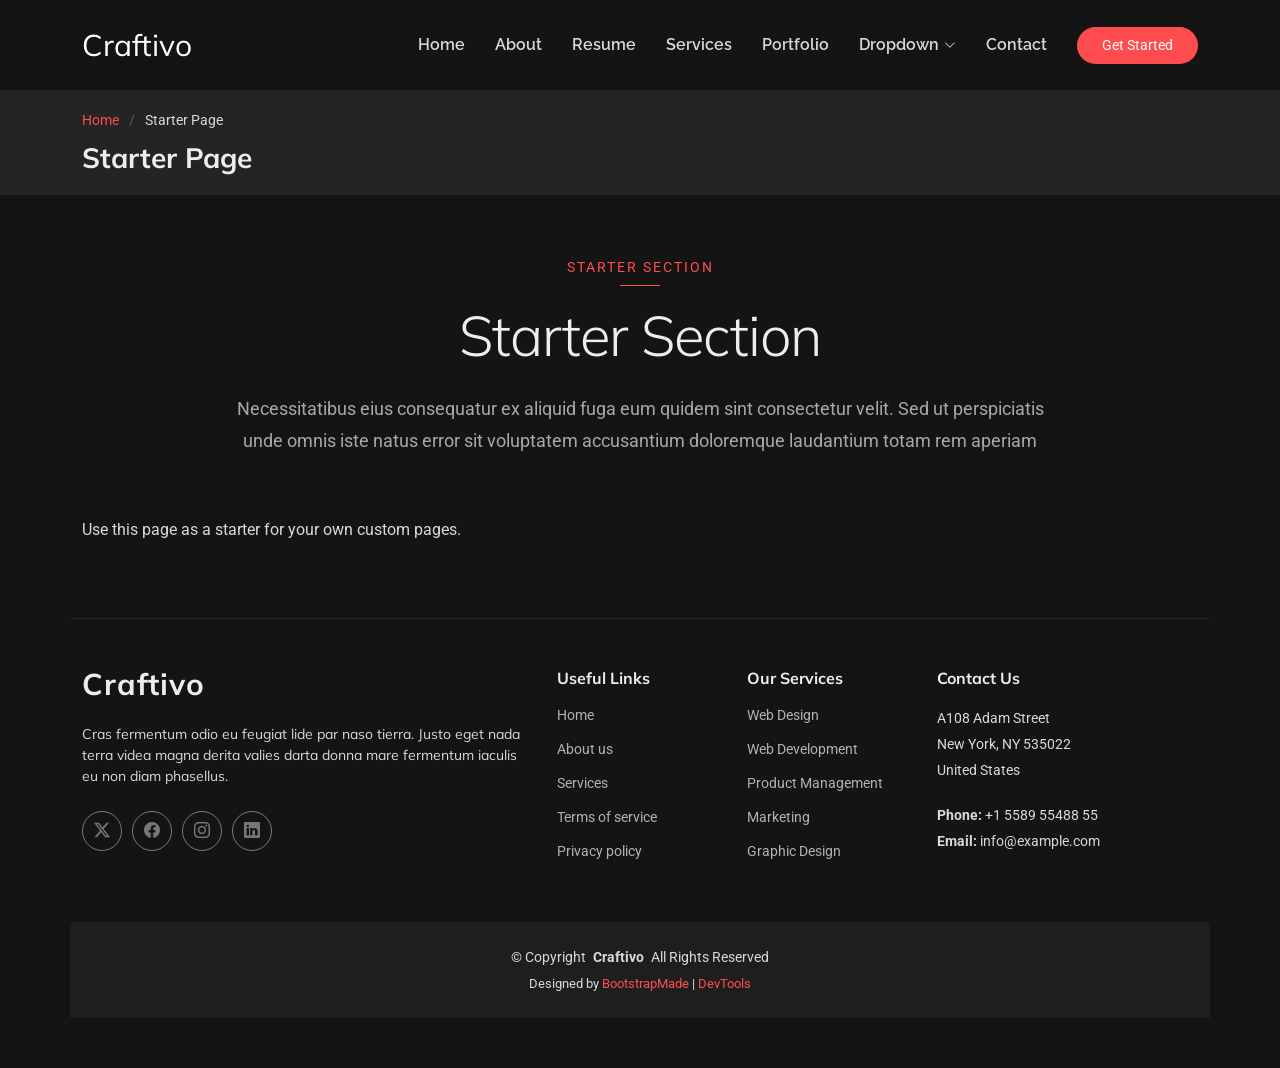
<file: starter-page.html>
<!DOCTYPE html>
<html lang="en">

<head>
  <meta charset="utf-8">
  <meta content="width=device-width, initial-scale=1.0" name="viewport">
  <title>Starter Page - Craftivo Bootstrap Template</title>
  <meta name="description" content="">
  <meta name="keywords" content="">

  <!-- Favicons -->
  <link href="assets/img/favicon.png" rel="icon">
  <link href="assets/img/apple-touch-icon.png" rel="apple-touch-icon">

  <!-- Fonts -->
  <link href="https://fonts.googleapis.com" rel="preconnect">
  <link href="https://fonts.gstatic.com" rel="preconnect" crossorigin>
  <link href="https://fonts.googleapis.com/css2?family=Roboto:ital,wght@0,100;0,300;0,400;0,500;0,700;0,900;1,100;1,300;1,400;1,500;1,700;1,900&family=Raleway:ital,wght@0,100;0,200;0,300;0,400;0,500;0,600;0,700;0,800;0,900;1,100;1,200;1,300;1,400;1,500;1,600;1,700;1,800;1,900&family=Mulish:ital,wght@0,200;0,300;0,400;0,500;0,600;0,700;0,800;0,900;1,200;1,300;1,400;1,500;1,600;1,700;1,800;1,900&display=swap" rel="stylesheet">

  <!-- Vendor CSS Files -->
  <link href="assets/vendor/bootstrap/css/bootstrap.min.css" rel="stylesheet">
  <link href="assets/vendor/bootstrap-icons/bootstrap-icons.css" rel="stylesheet">
  <link href="assets/vendor/aos/aos.css" rel="stylesheet">
  <link href="assets/vendor/glightbox/css/glightbox.min.css" rel="stylesheet">
  <link href="assets/vendor/swiper/swiper-bundle.min.css" rel="stylesheet">

  <!-- Main CSS File -->
  <link href="assets/css/main.css" rel="stylesheet">

  <!-- =======================================================
  * Template Name: Craftivo
  * Template URL: https://bootstrapmade.com/craftivo-bootstrap-portfolio-template/
  * Updated: Oct 04 2025 with Bootstrap v5.3.8
  * Author: BootstrapMade.com
  * License: https://bootstrapmade.com/license/
  ======================================================== -->
</head>

<body class="starter-page-page">

  <header id="header" class="header d-flex align-items-center sticky-top">
    <div class="container-fluid container-xl position-relative d-flex align-items-center">

      <a href="index.html" class="logo d-flex align-items-center me-auto">
        <!-- Uncomment the line below if you also wish to use an image logo -->
        <!-- <img src="assets/img/logo.webp" alt=""> -->
        <h1 class="sitename">Craftivo</h1>
      </a>

      <nav id="navmenu" class="navmenu">
        <ul>
          <li><a href="#hero">Home</a></li>
          <li><a href="#about">About</a></li>
          <li><a href="#resume">Resume</a></li>
          <li><a href="#services">Services</a></li>
          <li><a href="#portfolio">Portfolio</a></li>
          <li class="dropdown"><a href="#"><span>Dropdown</span> <i class="bi bi-chevron-down toggle-dropdown"></i></a>
            <ul>
              <li><a href="#">Dropdown 1</a></li>
              <li class="dropdown"><a href="#"><span>Deep Dropdown</span> <i class="bi bi-chevron-down toggle-dropdown"></i></a>
                <ul>
                  <li><a href="#">Deep Dropdown 1</a></li>
                  <li><a href="#">Deep Dropdown 2</a></li>
                  <li><a href="#">Deep Dropdown 3</a></li>
                  <li><a href="#">Deep Dropdown 4</a></li>
                  <li><a href="#">Deep Dropdown 5</a></li>
                </ul>
              </li>
              <li><a href="#">Dropdown 2</a></li>
              <li><a href="#">Dropdown 3</a></li>
              <li><a href="#">Dropdown 4</a></li>
            </ul>
          </li>
          <li><a href="#contact">Contact</a></li>
        </ul>
        <i class="mobile-nav-toggle d-xl-none bi bi-list"></i>
      </nav>

      <a class="btn-getstarted" href="#about">Get Started</a>

    </div>
  </header>

  <main class="main">

    <!-- Page Title -->
    <div class="page-title light-background">
      <div class="container">
        <nav class="breadcrumbs">
          <ol>
            <li><a href="index.html">Home</a></li>
            <li class="current">Starter Page</li>
          </ol>
        </nav>
        <h1>Starter Page</h1>
      </div>
    </div><!-- End Page Title -->

    <!-- Starter Section Section -->
    <section id="starter-section" class="starter-section section">

      <!-- Section Title -->
      <div class="container section-title" data-aos="fade-up">
        <span class="subtitle">Starter Section</span>
        <h2>Starter Section</h2>
        <p>Necessitatibus eius consequatur ex aliquid fuga eum quidem sint consectetur velit. Sed ut perspiciatis unde omnis iste natus error sit voluptatem accusantium doloremque laudantium totam rem aperiam</p>
      </div><!-- End Section Title -->

      <div class="container" data-aos="fade-up">
        <p>Use this page as a starter for your own custom pages.</p>
      </div>

    </section><!-- /Starter Section Section -->

  </main>

  <footer id="footer" class="footer">

    <div class="container footer-top">
      <div class="row gy-4">
        <div class="col-lg-5 col-md-12 footer-about">
          <a href="index.html" class="logo d-flex align-items-center">
            <span class="sitename">Craftivo</span>
          </a>
          <p>Cras fermentum odio eu feugiat lide par naso tierra. Justo eget nada terra videa magna derita valies darta donna mare fermentum iaculis eu non diam phasellus.</p>
          <div class="social-links d-flex mt-4">
            <a href=""><i class="bi bi-twitter-x"></i></a>
            <a href=""><i class="bi bi-facebook"></i></a>
            <a href=""><i class="bi bi-instagram"></i></a>
            <a href=""><i class="bi bi-linkedin"></i></a>
          </div>
        </div>

        <div class="col-lg-2 col-6 footer-links">
          <h4>Useful Links</h4>
          <ul>
            <li><a href="#">Home</a></li>
            <li><a href="#">About us</a></li>
            <li><a href="#">Services</a></li>
            <li><a href="#">Terms of service</a></li>
            <li><a href="#">Privacy policy</a></li>
          </ul>
        </div>

        <div class="col-lg-2 col-6 footer-links">
          <h4>Our Services</h4>
          <ul>
            <li><a href="#">Web Design</a></li>
            <li><a href="#">Web Development</a></li>
            <li><a href="#">Product Management</a></li>
            <li><a href="#">Marketing</a></li>
            <li><a href="#">Graphic Design</a></li>
          </ul>
        </div>

        <div class="col-lg-3 col-md-12 footer-contact text-center text-md-start">
          <h4>Contact Us</h4>
          <p>A108 Adam Street</p>
          <p>New York, NY 535022</p>
          <p>United States</p>
          <p class="mt-4"><strong>Phone:</strong> <span>+1 5589 55488 55</span></p>
          <p><strong>Email:</strong> <span>info@example.com</span></p>
        </div>

      </div>
    </div>

    <div class="container copyright text-center mt-4">
      <p>© <span>Copyright</span> <strong class="px-1 sitename">Craftivo</strong> <span>All Rights Reserved</span></p>
      <div class="credits">
        <!-- All the links in the footer should remain intact. -->
        <!-- You can delete the links only if you've purchased the pro version. -->
        <!-- Licensing information: https://bootstrapmade.com/license/ -->
        <!-- Purchase the pro version with working PHP/AJAX contact form: [buy-url] -->
        Designed by <a href="https://bootstrapmade.com/">BootstrapMade</a> | <a href="https://bootstrapmade.com/tools/">DevTools</a>
      </div>
    </div>

  </footer>

  <!-- Scroll Top -->
  <a href="#" id="scroll-top" class="scroll-top d-flex align-items-center justify-content-center"><i class="bi bi-arrow-up-short"></i></a>

  <!-- Preloader -->
  <div id="preloader"></div>

  <!-- Vendor JS Files -->
  <script src="assets/vendor/bootstrap/js/bootstrap.bundle.min.js"></script>
  <script src="assets/vendor/php-email-form/validate.js"></script>
  <script src="assets/vendor/aos/aos.js"></script>
  <script src="assets/vendor/typed.js/typed.umd.js"></script>
  <script src="assets/vendor/waypoints/noframework.waypoints.js"></script>
  <script src="assets/vendor/glightbox/js/glightbox.min.js"></script>
  <script src="assets/vendor/imagesloaded/imagesloaded.pkgd.min.js"></script>
  <script src="assets/vendor/isotope-layout/isotope.pkgd.min.js"></script>
  <script src="assets/vendor/swiper/swiper-bundle.min.js"></script>

  <!-- Main JS File -->
  <script src="assets/js/main.js"></script>

</body>

</html>
</file>
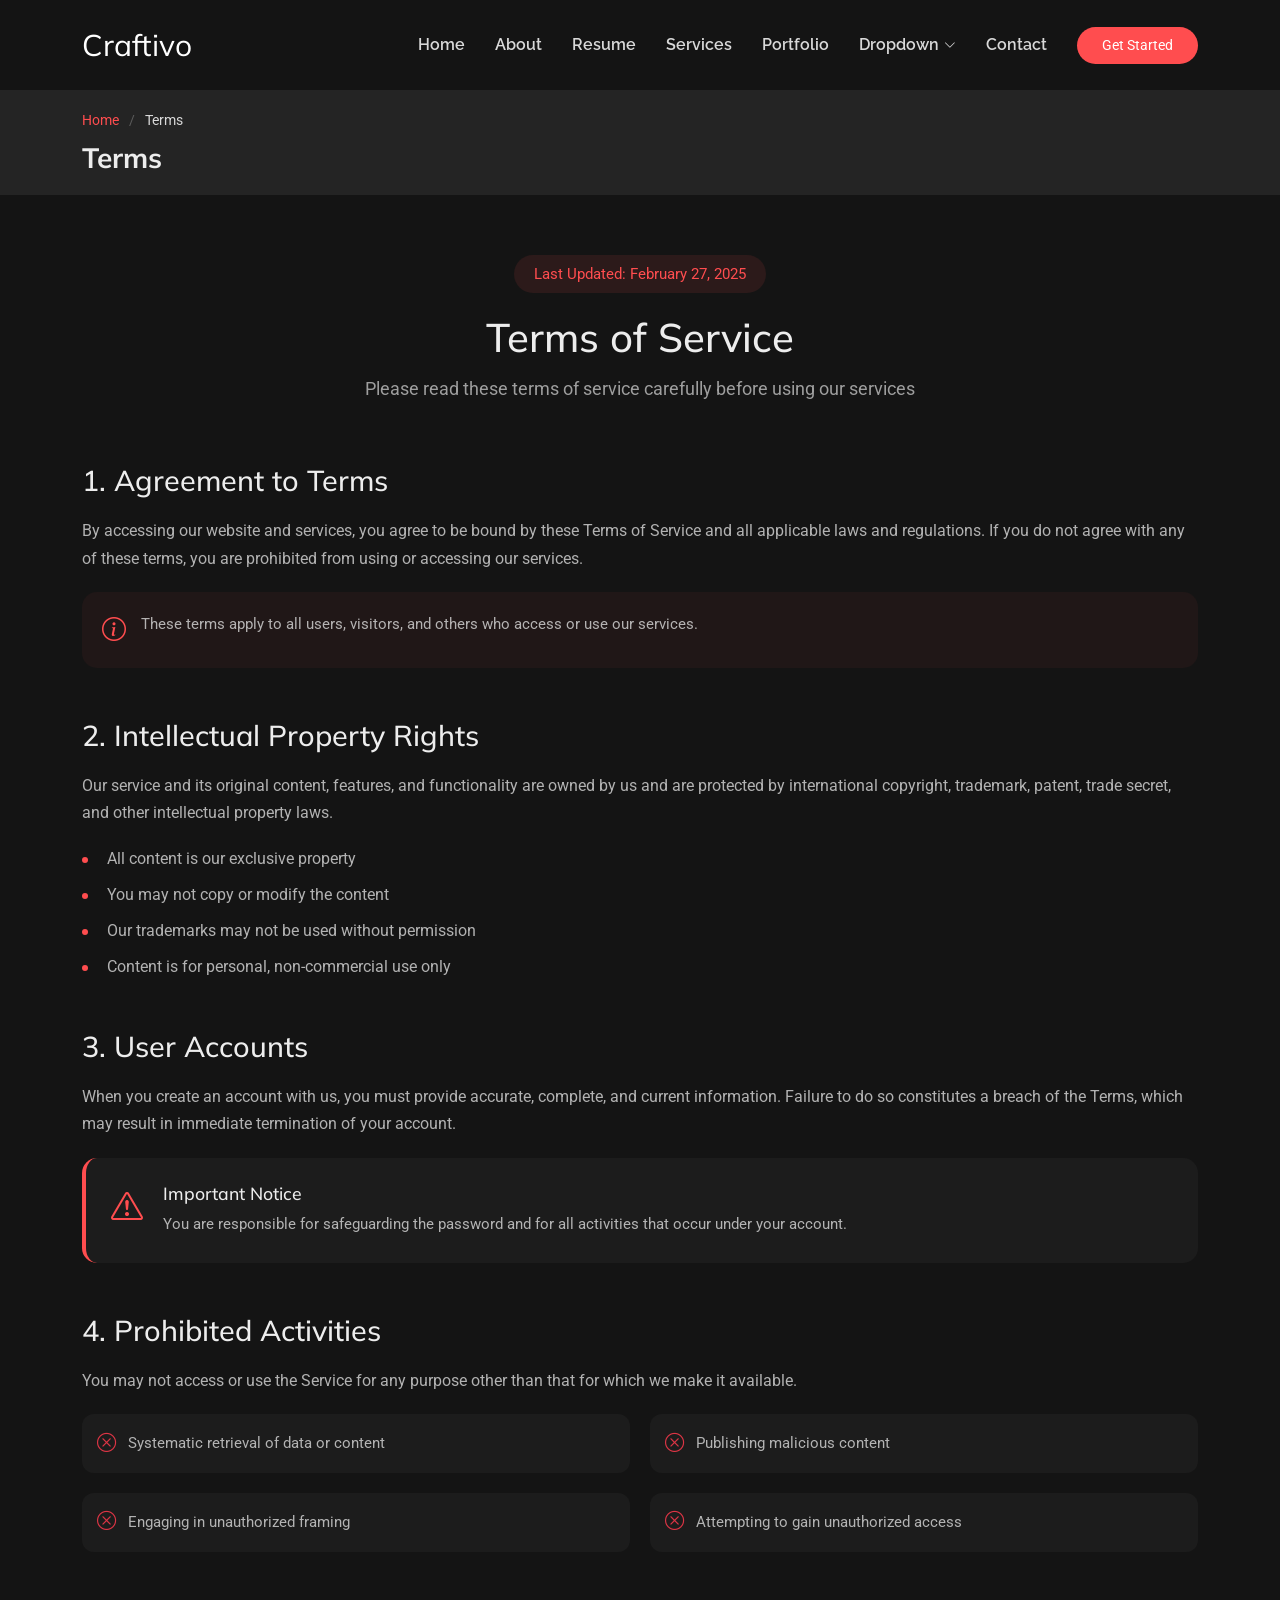
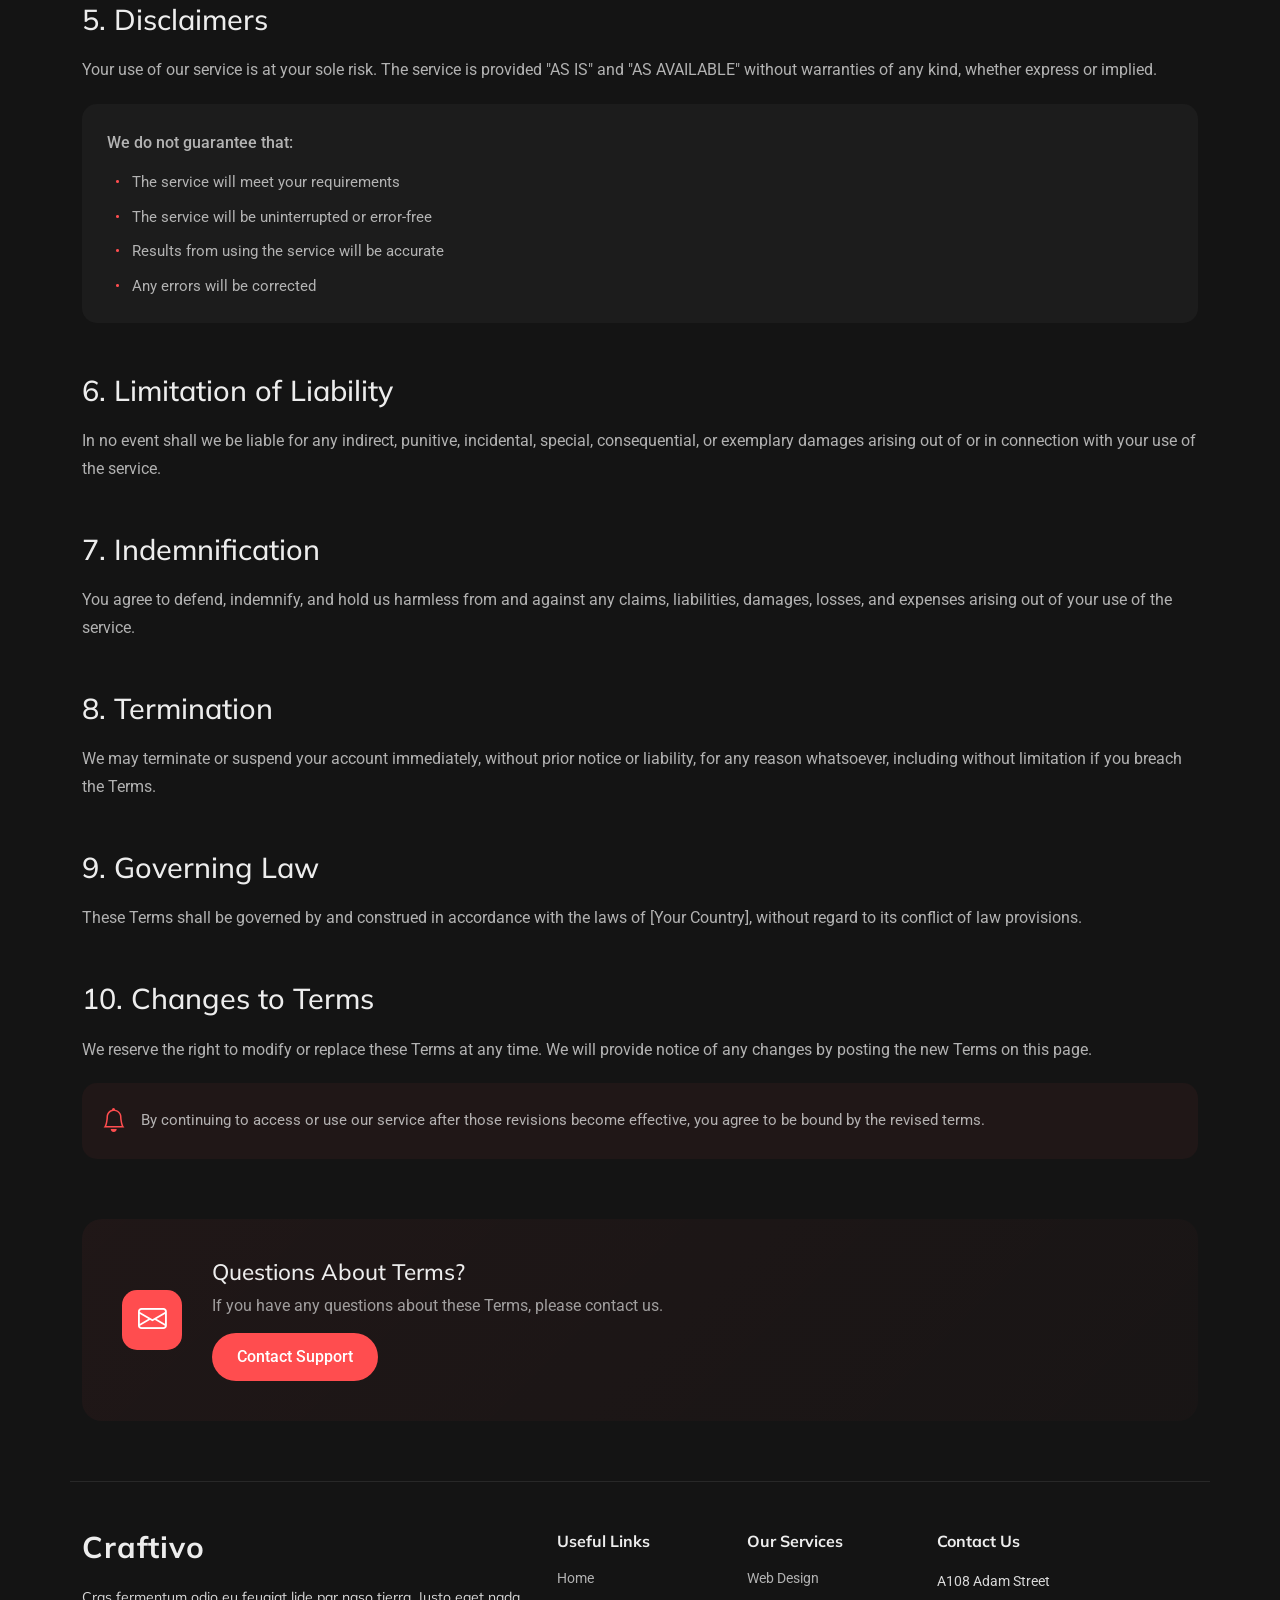
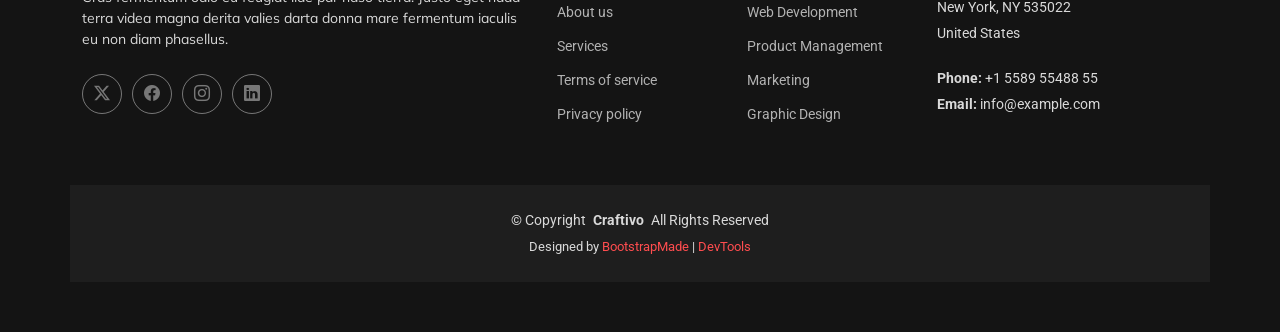
<file: terms.html>
<!DOCTYPE html>
<html lang="en">

<head>
  <meta charset="utf-8">
  <meta content="width=device-width, initial-scale=1.0" name="viewport">
  <title>Terms - Craftivo Bootstrap Template</title>
  <meta name="description" content="">
  <meta name="keywords" content="">

  <!-- Favicons -->
  <link href="assets/img/favicon.png" rel="icon">
  <link href="assets/img/apple-touch-icon.png" rel="apple-touch-icon">

  <!-- Fonts -->
  <link href="https://fonts.googleapis.com" rel="preconnect">
  <link href="https://fonts.gstatic.com" rel="preconnect" crossorigin>
  <link href="https://fonts.googleapis.com/css2?family=Roboto:ital,wght@0,100;0,300;0,400;0,500;0,700;0,900;1,100;1,300;1,400;1,500;1,700;1,900&family=Raleway:ital,wght@0,100;0,200;0,300;0,400;0,500;0,600;0,700;0,800;0,900;1,100;1,200;1,300;1,400;1,500;1,600;1,700;1,800;1,900&family=Mulish:ital,wght@0,200;0,300;0,400;0,500;0,600;0,700;0,800;0,900;1,200;1,300;1,400;1,500;1,600;1,700;1,800;1,900&display=swap" rel="stylesheet">

  <!-- Vendor CSS Files -->
  <link href="assets/vendor/bootstrap/css/bootstrap.min.css" rel="stylesheet">
  <link href="assets/vendor/bootstrap-icons/bootstrap-icons.css" rel="stylesheet">
  <link href="assets/vendor/aos/aos.css" rel="stylesheet">
  <link href="assets/vendor/glightbox/css/glightbox.min.css" rel="stylesheet">
  <link href="assets/vendor/swiper/swiper-bundle.min.css" rel="stylesheet">

  <!-- Main CSS File -->
  <link href="assets/css/main.css" rel="stylesheet">

  <!-- =======================================================
  * Template Name: Craftivo
  * Template URL: https://bootstrapmade.com/craftivo-bootstrap-portfolio-template/
  * Updated: Oct 04 2025 with Bootstrap v5.3.8
  * Author: BootstrapMade.com
  * License: https://bootstrapmade.com/license/
  ======================================================== -->
</head>

<body class="terms-page">

  <header id="header" class="header d-flex align-items-center sticky-top">
    <div class="container-fluid container-xl position-relative d-flex align-items-center">

      <a href="index.html" class="logo d-flex align-items-center me-auto">
        <!-- Uncomment the line below if you also wish to use an image logo -->
        <!-- <img src="assets/img/logo.webp" alt=""> -->
        <h1 class="sitename">Craftivo</h1>
      </a>

      <nav id="navmenu" class="navmenu">
        <ul>
          <li><a href="#hero">Home</a></li>
          <li><a href="#about">About</a></li>
          <li><a href="#resume">Resume</a></li>
          <li><a href="#services">Services</a></li>
          <li><a href="#portfolio">Portfolio</a></li>
          <li class="dropdown"><a href="#"><span>Dropdown</span> <i class="bi bi-chevron-down toggle-dropdown"></i></a>
            <ul>
              <li><a href="#">Dropdown 1</a></li>
              <li class="dropdown"><a href="#"><span>Deep Dropdown</span> <i class="bi bi-chevron-down toggle-dropdown"></i></a>
                <ul>
                  <li><a href="#">Deep Dropdown 1</a></li>
                  <li><a href="#">Deep Dropdown 2</a></li>
                  <li><a href="#">Deep Dropdown 3</a></li>
                  <li><a href="#">Deep Dropdown 4</a></li>
                  <li><a href="#">Deep Dropdown 5</a></li>
                </ul>
              </li>
              <li><a href="#">Dropdown 2</a></li>
              <li><a href="#">Dropdown 3</a></li>
              <li><a href="#">Dropdown 4</a></li>
            </ul>
          </li>
          <li><a href="#contact">Contact</a></li>
        </ul>
        <i class="mobile-nav-toggle d-xl-none bi bi-list"></i>
      </nav>

      <a class="btn-getstarted" href="#about">Get Started</a>

    </div>
  </header>

  <main class="main">

    <!-- Page Title -->
    <div class="page-title light-background">
      <div class="container">
        <nav class="breadcrumbs">
          <ol>
            <li><a href="index.html">Home</a></li>
            <li class="current">Terms</li>
          </ol>
        </nav>
        <h1>Terms</h1>
      </div>
    </div><!-- End Page Title -->

    <!-- Terms Of Service Section -->
    <section id="terms-of-service" class="terms-of-service section">

      <div class="container" data-aos="fade-up">
        <!-- Page Header -->
        <div class="tos-header text-center" data-aos="fade-up">
          <span class="last-updated">Last Updated: February 27, 2025</span>
          <h2>Terms of Service</h2>
          <p>Please read these terms of service carefully before using our services</p>
        </div>

        <!-- Content -->
        <div class="tos-content" data-aos="fade-up" data-aos-delay="200">
          <!-- Agreement Section -->
          <div id="agreement" class="content-section">
            <h3>1. Agreement to Terms</h3>
            <p>By accessing our website and services, you agree to be bound by these Terms of Service and all applicable laws and regulations. If you do not agree with any of these terms, you are prohibited from using or accessing our services.</p>
            <div class="info-box">
              <i class="bi bi-info-circle"></i>
              <p>These terms apply to all users, visitors, and others who access or use our services.</p>
            </div>
          </div>

          <!-- Intellectual Property -->
          <div id="intellectual-property" class="content-section">
            <h3>2. Intellectual Property Rights</h3>
            <p>Our service and its original content, features, and functionality are owned by us and are protected by international copyright, trademark, patent, trade secret, and other intellectual property laws.</p>
            <ul class="list-items">
              <li>All content is our exclusive property</li>
              <li>You may not copy or modify the content</li>
              <li>Our trademarks may not be used without permission</li>
              <li>Content is for personal, non-commercial use only</li>
            </ul>
          </div>

          <!-- User Accounts -->
          <div id="user-accounts" class="content-section">
            <h3>3. User Accounts</h3>
            <p>When you create an account with us, you must provide accurate, complete, and current information. Failure to do so constitutes a breach of the Terms, which may result in immediate termination of your account.</p>
            <div class="alert-box">
              <i class="bi bi-exclamation-triangle"></i>
              <div class="alert-content">
                <h5>Important Notice</h5>
                <p>You are responsible for safeguarding the password and for all activities that occur under your account.</p>
              </div>
            </div>
          </div>

          <!-- Prohibited Activities -->
          <div id="prohibited" class="content-section">
            <h3>4. Prohibited Activities</h3>
            <p>You may not access or use the Service for any purpose other than that for which we make it available.</p>
            <div class="prohibited-list">
              <div class="prohibited-item">
                <i class="bi bi-x-circle"></i>
                <span>Systematic retrieval of data or content</span>
              </div>
              <div class="prohibited-item">
                <i class="bi bi-x-circle"></i>
                <span>Publishing malicious content</span>
              </div>
              <div class="prohibited-item">
                <i class="bi bi-x-circle"></i>
                <span>Engaging in unauthorized framing</span>
              </div>
              <div class="prohibited-item">
                <i class="bi bi-x-circle"></i>
                <span>Attempting to gain unauthorized access</span>
              </div>
            </div>
          </div>

          <!-- Disclaimers -->
          <div id="disclaimer" class="content-section">
            <h3>5. Disclaimers</h3>
            <p>Your use of our service is at your sole risk. The service is provided "AS IS" and "AS AVAILABLE" without warranties of any kind, whether express or implied.</p>
            <div class="disclaimer-box">
              <p>We do not guarantee that:</p>
              <ul>
                <li>The service will meet your requirements</li>
                <li>The service will be uninterrupted or error-free</li>
                <li>Results from using the service will be accurate</li>
                <li>Any errors will be corrected</li>
              </ul>
            </div>
          </div>

          <!-- Limitation of Liability -->
          <div id="limitation" class="content-section">
            <h3>6. Limitation of Liability</h3>
            <p>In no event shall we be liable for any indirect, punitive, incidental, special, consequential, or exemplary damages arising out of or in connection with your use of the service.</p>
          </div>

          <!-- Indemnification -->
          <div id="indemnification" class="content-section">
            <h3>7. Indemnification</h3>
            <p>You agree to defend, indemnify, and hold us harmless from and against any claims, liabilities, damages, losses, and expenses arising out of your use of the service.</p>
          </div>

          <!-- Termination -->
          <div id="termination" class="content-section">
            <h3>8. Termination</h3>
            <p>We may terminate or suspend your account immediately, without prior notice or liability, for any reason whatsoever, including without limitation if you breach the Terms.</p>
          </div>

          <!-- Governing Law -->
          <div id="governing-law" class="content-section">
            <h3>9. Governing Law</h3>
            <p>These Terms shall be governed by and construed in accordance with the laws of [Your Country], without regard to its conflict of law provisions.</p>
          </div>

          <!-- Changes -->
          <div id="changes" class="content-section">
            <h3>10. Changes to Terms</h3>
            <p>We reserve the right to modify or replace these Terms at any time. We will provide notice of any changes by posting the new Terms on this page.</p>
            <div class="notice-box">
              <i class="bi bi-bell"></i>
              <p>By continuing to access or use our service after those revisions become effective, you agree to be bound by the revised terms.</p>
            </div>
          </div>
        </div>

        <!-- Contact Section -->
        <div class="tos-contact" data-aos="fade-up" data-aos-delay="300">
          <div class="contact-box">
            <div class="contact-icon">
              <i class="bi bi-envelope"></i>
            </div>
            <div class="contact-content">
              <h4>Questions About Terms?</h4>
              <p>If you have any questions about these Terms, please contact us.</p>
              <a href="#" class="contact-link">Contact Support</a>
            </div>
          </div>
        </div>
      </div>

    </section><!-- /Terms Of Service Section -->

  </main>

  <footer id="footer" class="footer">

    <div class="container footer-top">
      <div class="row gy-4">
        <div class="col-lg-5 col-md-12 footer-about">
          <a href="index.html" class="logo d-flex align-items-center">
            <span class="sitename">Craftivo</span>
          </a>
          <p>Cras fermentum odio eu feugiat lide par naso tierra. Justo eget nada terra videa magna derita valies darta donna mare fermentum iaculis eu non diam phasellus.</p>
          <div class="social-links d-flex mt-4">
            <a href=""><i class="bi bi-twitter-x"></i></a>
            <a href=""><i class="bi bi-facebook"></i></a>
            <a href=""><i class="bi bi-instagram"></i></a>
            <a href=""><i class="bi bi-linkedin"></i></a>
          </div>
        </div>

        <div class="col-lg-2 col-6 footer-links">
          <h4>Useful Links</h4>
          <ul>
            <li><a href="#">Home</a></li>
            <li><a href="#">About us</a></li>
            <li><a href="#">Services</a></li>
            <li><a href="#">Terms of service</a></li>
            <li><a href="#">Privacy policy</a></li>
          </ul>
        </div>

        <div class="col-lg-2 col-6 footer-links">
          <h4>Our Services</h4>
          <ul>
            <li><a href="#">Web Design</a></li>
            <li><a href="#">Web Development</a></li>
            <li><a href="#">Product Management</a></li>
            <li><a href="#">Marketing</a></li>
            <li><a href="#">Graphic Design</a></li>
          </ul>
        </div>

        <div class="col-lg-3 col-md-12 footer-contact text-center text-md-start">
          <h4>Contact Us</h4>
          <p>A108 Adam Street</p>
          <p>New York, NY 535022</p>
          <p>United States</p>
          <p class="mt-4"><strong>Phone:</strong> <span>+1 5589 55488 55</span></p>
          <p><strong>Email:</strong> <span>info@example.com</span></p>
        </div>

      </div>
    </div>

    <div class="container copyright text-center mt-4">
      <p>© <span>Copyright</span> <strong class="px-1 sitename">Craftivo</strong> <span>All Rights Reserved</span></p>
      <div class="credits">
        <!-- All the links in the footer should remain intact. -->
        <!-- You can delete the links only if you've purchased the pro version. -->
        <!-- Licensing information: https://bootstrapmade.com/license/ -->
        <!-- Purchase the pro version with working PHP/AJAX contact form: [buy-url] -->
        Designed by <a href="https://bootstrapmade.com/">BootstrapMade</a> | <a href="https://bootstrapmade.com/tools/">DevTools</a>
      </div>
    </div>

  </footer>

  <!-- Scroll Top -->
  <a href="#" id="scroll-top" class="scroll-top d-flex align-items-center justify-content-center"><i class="bi bi-arrow-up-short"></i></a>

  <!-- Preloader -->
  <div id="preloader"></div>

  <!-- Vendor JS Files -->
  <script src="assets/vendor/bootstrap/js/bootstrap.bundle.min.js"></script>
  <script src="assets/vendor/php-email-form/validate.js"></script>
  <script src="assets/vendor/aos/aos.js"></script>
  <script src="assets/vendor/typed.js/typed.umd.js"></script>
  <script src="assets/vendor/waypoints/noframework.waypoints.js"></script>
  <script src="assets/vendor/glightbox/js/glightbox.min.js"></script>
  <script src="assets/vendor/imagesloaded/imagesloaded.pkgd.min.js"></script>
  <script src="assets/vendor/isotope-layout/isotope.pkgd.min.js"></script>
  <script src="assets/vendor/swiper/swiper-bundle.min.js"></script>

  <!-- Main JS File -->
  <script src="assets/js/main.js"></script>

</body>

</html>
</file>
<file: assets/css/main.css>
@import url('https://fonts.googleapis.com/css2?family=Black+Han+Sans&display=swap');

/* Fonts */


.black-han-sans-kim {
  font-family: "Black Han Sans", sans-serif;
  font-weight: 400;
  font-style: normal;
}


:root {
  --default-font: "Roboto",  system-ui, -apple-system, "Segoe UI", Roboto, "Helvetica Neue", Arial, "Noto Sans", "Liberation Sans", sans-serif, "Apple Color Emoji", "Segoe UI Emoji", "Segoe UI Symbol", "Noto Color Emoji";
  --heading-font: "Mulish",  sans-serif;
  --nav-font: "Raleway",  sans-serif;
}

/* Global Colors - The following color variables are used throughout the website. Updating them here will change the color scheme of the entire website */
:root { 
  --background-color: #141414; /* Background color for the entire website, including individual sections */
  --default-color: #d9d9d9; /* Default color used for the majority of the text content across the entire website */
  --heading-color: #ededed; /* Color for headings, subheadings and title throughout the website */
  --accent-color: #ff4d4f;
  --accent-color-bule: #4d62ff; /* Accent color that represents your brand on the website. It's used for buttons, links, and other elements that need to stand out */
  --surface-color: #1c1c1c; /* The surface color is used as a background of boxed elements within sections, such as cards, icon boxes, or other elements that require a visual separation from the global background. */
  --contrast-color: #ffffff; /* Contrast color for text, ensuring readability against backgrounds of accent, heading, or default colors. */
}

/* Nav Menu Colors - The following color variables are used specifically for the navigation menu. They are separate from the global colors to allow for more customization options */
:root {
  --nav-color: #d9d9d9;  /* The default color of the main navmenu links */
  --nav-hover-color: #ff4d4f; /* Applied to main navmenu links when they are hovered over or active */
  --nav-mobile-background-color: #2e2e2e; /* Used as the background color for mobile navigation menu */
  --nav-dropdown-background-color: #2e2e2e; /* Used as the background color for dropdown items that appear when hovering over primary navigation items */
  --nav-dropdown-color: #d9d9d9; /* Used for navigation links of the dropdown items in the navigation menu. */
  --nav-dropdown-hover-color: #ff4d4f; /* Similar to --nav-hover-color, this color is applied to dropdown navigation links when they are hovered over. */
}

/* Color Presets - These classes override global colors when applied to any section or element, providing reuse of the sam color scheme. */

.light-background {
  --background-color: rgba(41, 41, 41, 0.8);
  --surface-color: #484848;
}

.dark-background {
  --background-color: #060606;
  --default-color: #ffffff;
  --heading-color: #ffffff;
  --surface-color: #252525;
  --contrast-color: #ffffff;
}

/* Smooth scroll */
:root {
  scroll-behavior: smooth;
}

/*--------------------------------------------------------------
# General Styling & Shared Classes
--------------------------------------------------------------*/
body {
  color: var(--default-color);
  background-color: var(--background-color);
  font-family: var(--default-font);
}

a {
  color: var(--accent-color);
  text-decoration: none;
  transition: 0.3s;
}

a:hover {
  color: color-mix(in srgb, var(--accent-color), transparent 25%);
  text-decoration: none;
}

h1,
h2,
h3,
h4,
h5,
h6 {
  color: var(--heading-color);
  font-family: var(--heading-font);
}

/* PHP Email Form Messages
------------------------------*/
.php-email-form .error-message {
  display: none;
  background: #df1529;
  color: #ffffff;
  text-align: left;
  padding: 15px;
  margin-bottom: 24px;
  font-weight: 600;
}

.php-email-form .sent-message {
  display: none;
  color: #ffffff;
  background: #059652;
  text-align: center;
  padding: 15px;
  margin-bottom: 24px;
  font-weight: 600;
}

.php-email-form .loading {
  display: none;
  background: var(--surface-color);
  text-align: center;
  padding: 15px;
  margin-bottom: 24px;
}

.php-email-form .loading:before {
  content: "";
  display: inline-block;
  border-radius: 50%;
  width: 24px;
  height: 24px;
  margin: 0 10px -6px 0;
  border: 3px solid var(--accent-color);
  border-top-color: var(--surface-color);
  animation: php-email-form-loading 1s linear infinite;
}

@keyframes php-email-form-loading {
  0% {
    transform: rotate(0deg);
  }

  100% {
    transform: rotate(360deg);
  }
}

/*--------------------------------------------------------------
# Global Header
--------------------------------------------------------------*/
.header {
  --heading-color: #ffffff;
  color: var(--default-color);
  background-color: var(--background-color);
  padding: 15px 0;
  transition: all 0.5s;
  z-index: 997;
}

.header .logo {
  line-height: 1;
}

.header .logo img {
  max-height: 36px;
  margin-right: 8px;
}

.header .logo h1 {
  font-size: 30px;
  margin: 0;
  font-weight: 400;
  color: var(--heading-color);
}

.header .btn-getstarted,
.header .btn-getstarted:focus {
  color: var(--contrast-color);
  background: var(--accent-color);
  font-size: 14px;
  padding: 8px 25px;
  margin: 0 0 0 30px;
  border-radius: 50px;
  transition: 0.3s;
}

.header .btn-getstarted:hover,
.header .btn-getstarted:focus:hover {
  color: var(--contrast-color);
  background: color-mix(in srgb, var(--accent-color), transparent 15%);
}

@media (max-width: 1200px) {
  .header .logo {
    order: 1;
  }

  .header .btn-getstarted {
    order: 2;
    margin: 0 15px 0 0;
    padding: 6px 15px;
  }

  .header .navmenu {
    order: 3;
  }
}

.scrolled .header {
  box-shadow: 0px 0 18px rgba(0, 0, 0, 0.1);
}

/* Global Header on Scroll
------------------------------*/
.scrolled .header {
  --background-color: rgba(20, 20, 20, 0.8);
}

/* Index Page Header
------------------------------*/
.index-page .header {
  --background-color: rgba(255, 255, 255, 0);
}

/* Index Page Header on Scroll
------------------------------*/
.index-page.scrolled .header {
  --background-color: rgba(20, 20, 20, 0.8);
}

/*--------------------------------------------------------------
# Navigation Menu
--------------------------------------------------------------*/
/* Navmenu - Desktop */
@media (min-width: 1200px) {
  .navmenu {
    padding: 0;
  }

  .navmenu ul {
    margin: 0;
    padding: 0;
    display: flex;
    list-style: none;
    align-items: center;
  }

  .navmenu li {
    position: relative;
  }

  .navmenu a,
  .navmenu a:focus {
    color: var(--nav-color);
    padding: 18px 15px;
    font-size: 16px;
    font-family: var(--nav-font);
    font-weight: 600;
    display: flex;
    align-items: center;
    justify-content: space-between;
    white-space: nowrap;
    transition: 0.3s;
  }

  .navmenu a i,
  .navmenu a:focus i {
    font-size: 12px;
    line-height: 0;
    margin-left: 5px;
    transition: 0.3s;
  }

  .navmenu li:last-child a {
    padding-right: 0;
  }

  .navmenu li:hover>a,
  .navmenu .active,
  .navmenu .active:focus {
    color: var(--nav-hover-color);
  }

  .navmenu .dropdown ul {
    margin: 0;
    padding: 10px 0;
    background: var(--nav-dropdown-background-color);
    display: block;
    position: absolute;
    visibility: hidden;
    left: 14px;
    top: 130%;
    opacity: 0;
    transition: 0.3s;
    border-radius: 4px;
    z-index: 99;
    box-shadow: 0px 0px 30px rgba(0, 0, 0, 0.1);
  }

  .navmenu .dropdown ul li {
    min-width: 200px;
  }

  .navmenu .dropdown ul a {
    padding: 10px 20px;
    font-size: 15px;
    text-transform: none;
    color: var(--nav-dropdown-color);
  }

  .navmenu .dropdown ul a i {
    font-size: 12px;
  }

  .navmenu .dropdown ul a:hover,
  .navmenu .dropdown ul .active:hover,
  .navmenu .dropdown ul li:hover>a {
    color: var(--nav-dropdown-hover-color);
  }

  .navmenu .dropdown:hover>ul {
    opacity: 1;
    top: 100%;
    visibility: visible;
  }

  .navmenu .dropdown .dropdown ul {
    top: 0;
    left: -90%;
    visibility: hidden;
  }

  .navmenu .dropdown .dropdown:hover>ul {
    opacity: 1;
    top: 0;
    left: -100%;
    visibility: visible;
  }
}

/* Navmenu - Mobile */
@media (max-width: 1199px) {
  .mobile-nav-toggle {
    color: var(--nav-color);
    font-size: 28px;
    line-height: 0;
    margin-right: 10px;
    cursor: pointer;
    transition: color 0.3s;
  }

  .navmenu {
    padding: 0;
    z-index: 9997;
  }

  .navmenu ul {
    display: none;
    list-style: none;
    position: absolute;
    inset: 60px 20px 20px 20px;
    padding: 10px 0;
    margin: 0;
    border-radius: 6px;
    background-color: var(--nav-mobile-background-color);
    overflow-y: auto;
    transition: 0.3s;
    z-index: 9998;
    box-shadow: 0px 0px 30px rgba(0, 0, 0, 0.1);
  }

  .navmenu a,
  .navmenu a:focus {
    color: var(--nav-dropdown-color);
    padding: 10px 20px;
    font-family: var(--nav-font);
    font-size: 17px;
    font-weight: 500;
    display: flex;
    align-items: center;
    justify-content: space-between;
    white-space: nowrap;
    transition: 0.3s;
  }

  .navmenu a i,
  .navmenu a:focus i {
    font-size: 12px;
    line-height: 0;
    margin-left: 5px;
    width: 30px;
    height: 30px;
    display: flex;
    align-items: center;
    justify-content: center;
    border-radius: 50%;
    transition: 0.3s;
    background-color: color-mix(in srgb, var(--accent-color), transparent 90%);
  }

  .navmenu a i:hover,
  .navmenu a:focus i:hover {
    background-color: var(--accent-color);
    color: var(--contrast-color);
  }

  .navmenu a:hover,
  .navmenu .active,
  .navmenu .active:focus {
    color: var(--nav-dropdown-hover-color);
  }

  .navmenu .active i,
  .navmenu .active:focus i {
    background-color: var(--accent-color);
    color: var(--contrast-color);
    transform: rotate(180deg);
  }

  .navmenu .dropdown ul {
    position: static;
    display: none;
    z-index: 99;
    padding: 10px 0;
    margin: 10px 20px;
    background-color: var(--nav-dropdown-background-color);
    border: 1px solid color-mix(in srgb, var(--default-color), transparent 90%);
    box-shadow: none;
    transition: all 0.5s ease-in-out;
  }

  .navmenu .dropdown ul ul {
    background-color: rgba(33, 37, 41, 0.1);
  }

  .navmenu .dropdown>.dropdown-active {
    display: block;
    background-color: rgba(33, 37, 41, 0.03);
  }

  .mobile-nav-active {
    overflow: hidden;
  }

  .mobile-nav-active .mobile-nav-toggle {
    color: #fff;
    position: absolute;
    font-size: 32px;
    top: 15px;
    right: 15px;
    margin-right: 0;
    z-index: 9999;
  }

  .mobile-nav-active .navmenu {
    position: fixed;
    overflow: hidden;
    inset: 0;
    background: rgba(33, 37, 41, 0.8);
    transition: 0.3s;
  }

  .mobile-nav-active .navmenu>ul {
    display: block;
  }
}

/*--------------------------------------------------------------
# Global Footer
--------------------------------------------------------------*/
.footer {
  color: var(--default-color);
  background-color: var(--background-color);
  font-size: 14px;
  padding-bottom: 50px;
  position: relative;
}

.footer .footer-top {
  padding-top: 50px;
  border-top: 1px solid color-mix(in srgb, var(--default-color), transparent 90%);
}

.footer .footer-about .logo {
  line-height: 1;
  margin-bottom: 25px;
}

.footer .footer-about .logo img {
  max-height: 40px;
  margin-right: 6px;
}

.footer .footer-about .logo span {
  color: var(--heading-color);
  font-size: 30px;
  font-weight: 700;
  letter-spacing: 1px;
  font-family: var(--heading-font);
}

.footer .footer-about p {
  font-size: 14px;
  font-family: var(--heading-font);
}

.footer .social-links a {
  display: flex;
  align-items: center;
  justify-content: center;
  width: 40px;
  height: 40px;
  border-radius: 50%;
  border: 1px solid color-mix(in srgb, var(--default-color), transparent 50%);
  font-size: 16px;
  color: color-mix(in srgb, var(--default-color), transparent 50%);
  margin-right: 10px;
  transition: 0.3s;
}

.footer .social-links a:hover {
  color: var(--accent-color);
  border-color: var(--accent-color);
}

.footer h4 {
  font-size: 16px;
  font-weight: bold;
  position: relative;
  padding-bottom: 12px;
}

.footer .footer-links {
  margin-bottom: 30px;
}

.footer .footer-links ul {
  list-style: none;
  padding: 0;
  margin: 0;
}

.footer .footer-links ul i {
  padding-right: 2px;
  font-size: 12px;
  line-height: 0;
}

.footer .footer-links ul li {
  padding: 10px 0;
  display: flex;
  align-items: center;
}

.footer .footer-links ul li:first-child {
  padding-top: 0;
}

.footer .footer-links ul a {
  color: color-mix(in srgb, var(--default-color), transparent 20%);
  display: inline-block;
  line-height: 1;
}

.footer .footer-links ul a:hover {
  color: var(--accent-color);
}

.footer .footer-contact p {
  margin-bottom: 5px;
}

.footer .copyright {
  padding-top: 25px;
  padding-bottom: 25px;
  background-color: color-mix(in srgb, var(--default-color), transparent 95%);
}

.footer .copyright p {
  margin-bottom: 0;
}

.footer .credits {
  margin-top: 6px;
  font-size: 13px;
}

/*--------------------------------------------------------------
# Preloader
--------------------------------------------------------------*/
#preloader {
  position: fixed;
  inset: 0;
  z-index: 999999;
  overflow: hidden;
  background: var(--background-color);
  transition: all 0.6s ease-out;
}

#preloader:before {
  content: "";
  position: fixed;
  top: calc(50% - 30px);
  left: calc(50% - 30px);
  border: 6px solid #ffffff;
  border-color: var(--accent-color) transparent var(--accent-color) transparent;
  border-radius: 50%;
  width: 60px;
  height: 60px;
  animation: animate-preloader 1.5s linear infinite;
}

@keyframes animate-preloader {
  0% {
    transform: rotate(0deg);
  }

  100% {
    transform: rotate(360deg);
  }
}

/*--------------------------------------------------------------
# Scroll Top Button
--------------------------------------------------------------*/
.scroll-top {
  position: fixed;
  visibility: hidden;
  opacity: 0;
  right: 15px;
  bottom: 15px;
  z-index: 99999;
  background-color: var(--accent-color);
  width: 40px;
  height: 40px;
  border-radius: 4px;
  transition: all 0.4s;
}

.scroll-top i {
  font-size: 24px;
  color: var(--contrast-color);
  line-height: 0;
}

.scroll-top:hover {
  background-color: color-mix(in srgb, var(--accent-color), transparent 20%);
  color: var(--contrast-color);
}

.scroll-top.active {
  visibility: visible;
  opacity: 1;
}

/*--------------------------------------------------------------
# Disable aos animation delay on mobile devices
--------------------------------------------------------------*/
@media screen and (max-width: 768px) {
  [data-aos-delay] {
    transition-delay: 0 !important;
  }
}

/*--------------------------------------------------------------
# Global Page Titles & Breadcrumbs
--------------------------------------------------------------*/
.page-title {
  color: var(--default-color);
  background-color: var(--background-color);
  padding: 20px 0;
  position: relative;
}

.page-title h1 {
  font-size: 28px;
  font-weight: 700;
  margin: 0;
}

.page-title .breadcrumbs ol {
  display: flex;
  flex-wrap: wrap;
  list-style: none;
  padding: 0 0 10px 0;
  margin: 0;
  font-size: 14px;
  font-weight: 400;
}

.page-title .breadcrumbs ol li+li {
  padding-left: 10px;
}

.page-title .breadcrumbs ol li+li::before {
  content: "/";
  display: inline-block;
  padding-right: 10px;
  color: color-mix(in srgb, var(--default-color), transparent 70%);
}

/*--------------------------------------------------------------
# Global Sections
--------------------------------------------------------------*/
section,
.section {
  color: var(--default-color);
  background-color: var(--background-color);
  padding: 60px 0;
  scroll-margin-top: 90px;
  overflow: clip;
}

@media (max-width: 1199px) {

  section,
  .section {
    scroll-margin-top: 66px;
  }
}

/*--------------------------------------------------------------
# Global Section Titles
--------------------------------------------------------------*/
.section-title {
  text-align: center;
  padding-bottom: 60px;
  position: relative;
}

.section-title h2 {
  font-size: 3.5rem;
  font-weight: 300;
  line-height: 1.2;
  color: var(--heading-color);
  margin-bottom: 1.5rem;
  letter-spacing: -1px;
}

@media (max-width: 768px) {
  .section-title h2 {
    font-size: 2.5rem;
  }
}

.section-title .subtitle {
  display: inline-block;
  font-size: 0.875rem;
  font-weight: 400;
  color: var(--accent-color);
  text-transform: uppercase;
  letter-spacing: 2px;
  margin-bottom: 1.5rem;
  position: relative;
}

.section-title .subtitle::after {
  content: "";
  position: absolute;
  bottom: -8px;
  left: 50%;
  transform: translateX(-50%);
  width: 40px;
  height: 1px;
  background: var(--accent-color);
}

.section-title p {
  font-size: 1.125rem;
  line-height: 1.8;
  color: color-mix(in srgb, var(--default-color), transparent 25%);
  max-width: 900px;
  margin: 0 auto;
  text-wrap: balance;
}

/*--------------------------------------------------------------
# Hero Section
--------------------------------------------------------------*/
.hero {
  padding-top: 80px;
  min-height: 100vh;
  position: relative;
  display: flex;
  align-items: center;
  justify-content: center;
  overflow: hidden;
  padding-bottom: 80px;
}

.hero img {
  position: absolute;
  inset: 0;
  display: block;
  width: 100%;
  height: 100%;
  object-fit: cover;
  z-index: 1;
}

/* .hero:before {
  content: "";
  background: color-mix(in srgb, var(--background-color), transparent 30%);
  position: absolute;
  inset: 0;
  z-index: 2;
  border-radius: 0;
} */

.hero .container {
  position: relative;
  z-index: 3;
}

.hero h2 {
  margin: 0;
  font-size: 48px;
  font-weight: 700;
}

.hero p {
  margin: 10px 0 0 0;
  font-size: 24px;
  color: color-mix(in srgb, var(--default-color), transparent 20%);
}

.hero p span {
  color: var(--accent-color);
  letter-spacing: 1px;
  border-bottom: 2px solid var(--accent-color);
}

.hero .social-links {
  margin-top: 30px;
  display: flex;
  justify-content: center;
  gap: 15px;
}

.hero .social-links a {
  display: flex;
  align-items: center;
  justify-content: center;
  width: 50px;
  height: 50px;
  border-radius: 50%;
  background: color-mix(in srgb, var(--default-color), transparent 92%);
  color: var(--default-color);
  font-size: 20px;
  transition: 0.3s;
}

.hero .social-links a:hover {
  background: var(--accent-color);
  color: var(--contrast-color);
  transform: translateY(-3px);
}

@media (max-width: 768px) {
  .hero h2 {
    font-size: 32px;
  }

  .hero p {
    font-size: 20px;
  }
}

/*--------------------------------------------------------------
# About Section
--------------------------------------------------------------*/
.about {
  overflow: hidden;
  position: relative;
}

.about::before {
  content: "";
  position: absolute;
  top: -50%;
  right: -20%;
  width: 800px;
  height: 800px;
  background: radial-gradient(circle, color-mix(in srgb, var(--accent-color), transparent 85%) 0%, transparent 70%);
  border-radius: 50%;
  z-index: 0;
  pointer-events: none;
}

.about .container {
  position: relative;
  z-index: 1;
}

.about .profile-card {
  background: var(--surface-color);
  border-radius: 24px;
  padding: 40px;
  box-shadow: 0 8px 30px rgba(0, 0, 0, 0.08);
  position: sticky;
  top: 100px;
}

.about .profile-card .profile-header {
  text-align: center;
  padding-bottom: 30px;
  border-bottom: 1px solid color-mix(in srgb, var(--default-color), transparent 90%);
}

.about .profile-card .profile-header .profile-avatar {
  width: 140px;
  height: 140px;
  margin: 0 auto 24px;
  position: relative;
  border-radius: 50%;
  padding: 6px;
  background: linear-gradient(135deg, var(--accent-color), color-mix(in srgb, var(--accent-color), #ff6b9d 50%));
}

.about .profile-card .profile-header .profile-avatar img {
  width: 100%;
  height: 100%;
  object-fit: cover;
  border-radius: 50%;
  border: 4px solid var(--surface-color);
}

.about .profile-card .profile-header .profile-avatar .status-indicator {
  position: absolute;
  bottom: 8px;
  right: 8px;
  width: 24px;
  height: 24px;
  background: #10b981;
  border: 4px solid var(--surface-color);
  border-radius: 50%;
  animation: pulse 2s infinite;
}

.about .profile-card .profile-header h3 {
  font-size: 24px;
  font-weight: 700;
  margin-bottom: 8px;
  color: var(--heading-color);
}

.about .profile-card .profile-header .role {
  display: inline-block;
  font-size: 15px;
  color: var(--accent-color);
  font-weight: 500;
  margin-bottom: 16px;
}

.about .profile-card .profile-header .rating {
  display: flex;
  align-items: center;
  justify-content: center;
  gap: 4px;
  margin-top: 12px;
}

.about .profile-card .profile-header .rating i {
  color: #fbbf24;
  font-size: 16px;
}

.about .profile-card .profile-header .rating span {
  margin-left: 8px;
  font-weight: 600;
  color: var(--default-color);
  font-size: 15px;
}

.about .profile-card .profile-stats {
  display: grid;
  grid-template-columns: repeat(3, 1fr);
  gap: 20px;
  padding: 30px 0;
  border-bottom: 1px solid color-mix(in srgb, var(--default-color), transparent 90%);
}

.about .profile-card .profile-stats .stat-item {
  text-align: center;
}

.about .profile-card .profile-stats .stat-item h4 {
  font-size: 28px;
  font-weight: 700;
  color: var(--accent-color);
  margin-bottom: 6px;
}

.about .profile-card .profile-stats .stat-item p {
  font-size: 13px;
  color: color-mix(in srgb, var(--default-color), transparent 30%);
  text-transform: uppercase;
  letter-spacing: 0.5px;
  margin: 0;
}

.about .profile-card .profile-actions {
  display: flex;
  flex-direction: column;
  gap: 12px;
  padding: 30px 0;
  border-bottom: 1px solid color-mix(in srgb, var(--default-color), transparent 90%);
}

.about .profile-card .profile-actions a {
  display: flex;
  align-items: center;
  justify-content: center;
  gap: 10px;
  padding: 14px 24px;
  border-radius: 12px;
  font-weight: 600;
  font-size: 15px;
  text-decoration: none;
  transition: all 0.3s ease;
}

.about .profile-card .profile-actions a.btn-primary {
  background: var(--accent-color);
  color: var(--contrast-color);
}

.about .profile-card .profile-actions a.btn-primary:hover {
  background: color-mix(in srgb, var(--accent-color), #000 15%);
  transform: translateY(-2px);
  box-shadow: 0 6px 20px rgba(0, 0, 0, 0.15);
}

.about .profile-card .profile-actions a.btn-secondary {
  background: color-mix(in srgb, var(--accent-color), transparent 90%);
  color: var(--accent-color);
}

.about .profile-card .profile-actions a.btn-secondary:hover {
  background: color-mix(in srgb, var(--accent-color), transparent 85%);
}

.about .profile-card .profile-actions a i {
  font-size: 18px;
}

.about .profile-card .social-connect {
  display: flex;
  justify-content: center;
  gap: 12px;
  padding-top: 30px;
}

.about .profile-card .social-connect a {
  width: 44px;
  height: 44px;
  display: flex;
  align-items: center;
  justify-content: center;
  background: color-mix(in srgb, var(--default-color), transparent 94%);
  border-radius: 12px;
  color: var(--default-color);
  font-size: 18px;
  transition: all 0.3s ease;
}

.about .profile-card .social-connect a:hover {
  background: var(--accent-color);
  color: var(--contrast-color);
  transform: translateY(-3px);
}

.about .content-wrapper .bio-section {
  margin-bottom: 50px;
}

.about .content-wrapper .bio-section .section-tag {
  display: inline-block;
  padding: 6px 16px;
  background: color-mix(in srgb, var(--accent-color), transparent 90%);
  color: var(--accent-color);
  border-radius: 20px;
  font-size: 13px;
  font-weight: 600;
  text-transform: uppercase;
  letter-spacing: 0.5px;
  margin-bottom: 16px;
}

.about .content-wrapper .bio-section h2 {
  font-size: 36px;
  font-weight: 700;
  color: var(--heading-color);
  margin-bottom: 24px;
  line-height: 1.2;
}

.about .content-wrapper .bio-section p {
  font-size: 16px;
  line-height: 1.8;
  color: var(--default-color);
  margin-bottom: 16px;
}

.about .content-wrapper .bio-section p:last-child {
  margin-bottom: 0;
}

.about .content-wrapper .details-grid {
  display: grid;
  grid-template-columns: repeat(2, 1fr);
  gap: 24px;
  margin-bottom: 50px;
}

.about .content-wrapper .details-grid .detail-item {
  display: flex;
  align-items: center;
  gap: 16px;
  padding: 24px;
  background: var(--surface-color);
  border-radius: 16px;
  border: 1px solid color-mix(in srgb, var(--default-color), transparent 92%);
  transition: all 0.3s ease;
}

.about .content-wrapper .details-grid .detail-item:hover {
  border-color: var(--accent-color);
  transform: translateY(-3px);
  box-shadow: 0 8px 24px rgba(0, 0, 0, 0.08);
}

.about .content-wrapper .details-grid .detail-item i {
  font-size: 28px;
  color: var(--accent-color);
  flex-shrink: 0;
}

.about .content-wrapper .details-grid .detail-item .detail-content span {
  display: block;
  font-size: 13px;
  color: color-mix(in srgb, var(--default-color), transparent 40%);
  text-transform: uppercase;
  letter-spacing: 0.5px;
  margin-bottom: 4px;
}

.about .content-wrapper .details-grid .detail-item .detail-content strong {
  display: block;
  font-size: 16px;
  color: var(--heading-color);
  font-weight: 600;
}

.about .content-wrapper .details-grid .detail-item.box-education i {
  color: #a855f7; /* 아이콘 색상 */
}
.about .content-wrapper .details-grid .detail-item.box-education:hover {
  border-color: #a855f7; /* 마우스 올렸을 때 테두리 */
}

.about .content-wrapper .details-grid .detail-item.box-location i {
  color: #2ecc71; 
}
.about .content-wrapper .details-grid .detail-item.box-location:hover {
  border-color: #2ecc71;
}
.about .content-wrapper .details-grid .detail-item.box-email i {
  color: var(--accent-color-bule); 
}
.about .content-wrapper .details-grid .detail-item.box-email:hover {
  border-color: var(--accent-color-bule);
}

.about .content-wrapper .skills-showcase .section-tag {
  display: inline-block;
  padding: 6px 16px;
  background: color-mix(in srgb, var(--accent-color), transparent 90%);
  color: var(--accent-color);
  border-radius: 20px;
  font-size: 13px;
  font-weight: 600;
  text-transform: uppercase;
  letter-spacing: 0.5px;
  margin-bottom: 16px;
}

.about .content-wrapper .skills-showcase h3 {
  font-size: 28px;
  font-weight: 700;
  color: var(--heading-color);
  margin-bottom: 32px;
}

.about .content-wrapper .skills-showcase .skills-list .skill-item {
  margin-bottom: 28px;
}

.about .content-wrapper .skills-showcase .skills-list .skill-item .skill-info {
  display: flex;
  justify-content: space-between;
  align-items: center;
  margin-bottom: 10px;
}

.about .content-wrapper .skills-showcase .skills-list .skill-item .skill-info .skill-name {
  font-size: 15px;
  font-weight: 600;
  color: var(--heading-color);
}

.about .content-wrapper .skills-showcase .skills-list .skill-item .skill-info .skill-percent {
  font-size: 15px;
  font-weight: 700;
  color: var(--accent-color);
}


.about .content-wrapper .skills-showcase .skills-list .skill-item .progress {
  height: 10px;
  border-radius: 10px;
  background: color-mix(in srgb, var(--default-color), transparent 94%);
  overflow: hidden;
}

.about .content-wrapper .skills-showcase .skills-list .skill-item .progress .progress-bar {
  width: 0;
  height: 100%;
  background: linear-gradient(90deg, var(--accent-color), color-mix(in srgb, var(--accent-color), #ff6b9d 50%));
  border-radius: 10px;
  transition: width 1.5s cubic-bezier(0.65, 0, 0.35, 1);
  position: relative;
}

.about .content-wrapper .skills-showcase .skills-list .skill-item .progress .progress-bar::after {
  content: "";
  position: absolute;
  top: 0;
  left: 0;
  right: 0;
  bottom: 0;
  background: linear-gradient(90deg, transparent, rgba(255, 255, 255, 0.4), transparent);
  animation: shimmer 2s infinite;
}

.about .content-wrapper .skills-showcase .skills-list .skill-item.premiere .skill-percent {
  color: var(--accent-color-bule); /* 퍼센트 글자색 */
}
.about .content-wrapper .skills-showcase .skills-list .skill-item.premiere .progress .progress-bar {
  /* 게이지 바 색상을 파란색 그라데이션으로 변경 */
  background: linear-gradient(90deg, var(--accent-color-bule), #6b8eff); 
}

.about .content-wrapper .skills-showcase .skills-list .skill-item.ae .skill-percent {
  color: #a855f7; 
}
.about .content-wrapper .skills-showcase .skills-list .skill-item.ae .progress .progress-bar {
  background: linear-gradient(90deg, #a855f7, #c084fc); 
}

.about .content-wrapper .skills-showcase .skills-list .skill-item.photoshop .skill-percent {
  color: #31a8ff; 
}
.about .content-wrapper .skills-showcase .skills-list .skill-item.photoshop .progress .progress-bar {
  background: linear-gradient(90deg, #31a8ff, #70c5ff); 
}
.about .content-wrapper .skills-showcase .skills-list .skill-item.illustrator .skill-percent {
  color: #ff7c00; /* 일러스트레이터 메인 오렌지색 */
}

.about .content-wrapper .skills-showcase .skills-list .skill-item.illustrator .progress .progress-bar {
  /* 왼쪽은 진한 오렌지, 오른쪽은 살짝 밝은 귤색 그라데이션 */
  background: linear-gradient(90deg, #ff7c00, #ffaa00); 
}
.about .content-wrapper .skills-showcase .skills-list .skill-item.html-css .skill-percent {
  color: #e34f26; /* HTML의 상징색인 오렌지 */
}

.about .content-wrapper .skills-showcase .skills-list .skill-item.html-css .progress .progress-bar {
  /* 왼쪽(HTML의 오렌지)에서 오른쪽(CSS의 블루)으로 이어지는 매쉬업 그라데이션 */
  background: linear-gradient(90deg, #e34f26, #f06529, #2965f1, #1572B6);
}



@keyframes pulse {

  0%,
  100% {
    opacity: 1;
  }

  50% {
    opacity: 0.6;
  }
}

@keyframes shimmer {
  0% {
    transform: translateX(-100%);
  }

  100% {
    transform: translateX(100%);
  }
}

@media (max-width: 992px) {
  .about .profile-card {
    position: static;
    margin-bottom: 40px;
  }

  .about .content-wrapper .bio-section h2 {
    font-size: 30px;
  }

  .about .content-wrapper .details-grid {
    grid-template-columns: 1fr;
  }

  .about .content-wrapper .skills-showcase h3 {
    font-size: 24px;
  }
}

@media (max-width: 576px) {
  .about .profile-card {
    padding: 30px 20px;
  }

  .about .profile-card .profile-header .profile-avatar {
    width: 120px;
    height: 120px;
  }

  .about .profile-card .profile-stats {
    grid-template-columns: repeat(3, 1fr);
    gap: 16px;
  }

  .about .profile-card .profile-stats .stat-item h4 {
    font-size: 24px;
  }

  .about .content-wrapper .bio-section h2 {
    font-size: 26px;
  }

  .about .content-wrapper .details-grid .detail-item {
    padding: 18px;
  }

  .about .content-wrapper .details-grid .detail-item i {
    font-size: 24px;
  }
}

/*--------------------------------------------------------------
# Resume Section
--------------------------------------------------------------*/
.resume .section-header {
  margin-bottom: 2.5rem;
}

.resume .section-header .header-content .section-badge {
  display: inline-block;
  background: linear-gradient(135deg, var(--accent-color), color-mix(in srgb, var(--accent-color), #6c5ce7 20%));
  color: var(--contrast-color);
  padding: 0.5rem 1.2rem;
  border-radius: 25px;
  font-size: 0.85rem;
  font-weight: 600;
  text-transform: uppercase;
  letter-spacing: 0.1em;
  margin-bottom: 1rem;
}

.resume .section-header .header-content h2 {
  font-size: 2.2rem;
  font-weight: 700;
  color: var(--heading-color);
  margin-bottom: 1rem;
  line-height: 1.2;
  letter-spacing: -0.02em;
}

.resume .section-header .header-content p {
  font-size: 1rem;
  line-height: 1.7;
  color: color-mix(in srgb, var(--default-color), transparent 35%);
  margin: 0;
}

.resume .experience-section .experience-cards {
  display: flex;
  flex-direction: column;
  gap: 1.5rem;
}

.resume .experience-section .experience-cards .exp-card {
  background: var(--surface-color);
  border-radius: 16px;
  padding: 2rem;
  border: 2px solid color-mix(in srgb, var(--default-color), transparent 95%);
  transition: all 0.3s ease;
  position: relative;
  overflow: hidden;
}

.resume .experience-section .experience-cards .exp-card::before {
  content: "";
  position: absolute;
  top: 0;
  left: 0;
  right: 0;
  height: 4px;
  background: linear-gradient(90deg, transparent, var(--accent-color), transparent);
  transform: translateX(-100%);
  transition: transform 0.3s ease;
}

.resume .experience-section .experience-cards .exp-card:hover {
  transform: translateY(-5px);
  border-color: color-mix(in srgb, var(--accent-color), transparent 80%);
  box-shadow: 0 15px 45px color-mix(in srgb, var(--default-color), transparent 85%);
}

.resume .experience-section .experience-cards .exp-card:hover::before {
  transform: translateX(0);
}

.resume .experience-section .experience-cards .exp-card.featured {
  border-color: color-mix(in srgb, var(--accent-color), transparent 70%);
  background: linear-gradient(135deg, var(--surface-color), color-mix(in srgb, var(--accent-color), transparent 95%));
}

.resume .experience-section .experience-cards .exp-card.featured::before {
  background: linear-gradient(90deg, var(--accent-color), color-mix(in srgb, var(--accent-color), #6c5ce7 20%), var(--accent-color));
}

.resume .experience-section .experience-cards .exp-card .card-header {
  display: flex;
  justify-content: space-between;
  align-items: center;
  margin-bottom: 1.5rem;
}

.resume .experience-section .experience-cards .exp-card .card-header .company-logo {
  width: 50px;
  height: 50px;
  background: linear-gradient(135deg, var(--accent-color), color-mix(in srgb, var(--accent-color), #6c5ce7 20%));
  border-radius: 12px;
  display: flex;
  align-items: center;
  justify-content: center;
}

.resume .experience-section .experience-cards .exp-card .card-header .company-logo i {
  font-size: 1.3rem;
  color: var(--contrast-color);
}

.resume .experience-section .experience-cards .exp-card .card-header .period-badge {
  background: color-mix(in srgb, var(--accent-color), transparent 85%);
  color: var(--accent-color);
  padding: 0.4rem 1rem;
  border-radius: 20px;
  font-size: 0.8rem;
  font-weight: 600;
  text-transform: uppercase;
  letter-spacing: 0.05em;
}

.school-title {
    color: #ffffff; /* 또는 color: white; */
}


.resume .experience-section .experience-cards .exp-card .card-body h3 {
  font-size: 1.4rem;
  font-weight: 600;
  color: var(--heading-color);
  margin-bottom: 0.5rem;
  letter-spacing: -0.01em;
}

.resume .experience-section .experience-cards .exp-card .card-body .company-name {
  font-size: 1rem;
  color: color-mix(in srgb, var(--default-color), transparent 25%);
  font-weight: 500;
  margin-bottom: 0.3rem;
}

.resume .experience-section .experience-cards .exp-card .card-body .duration {
  display: inline-block;
  font-size: 0.9rem;
  color: var(--accent-color);
  font-weight: 600;
  background: color-mix(in srgb, var(--accent-color), transparent 90%);
  padding: 0.2rem 0.8rem;
  border-radius: 12px;
  margin-bottom: 1rem;
}

.resume .experience-section .experience-cards .exp-card .card-body .description {
  font-size: 0.95rem;
  line-height: 1.6;
  color: color-mix(in srgb, var(--default-color), transparent 35%);
  margin-bottom: 1.5rem;
}

.resume .experience-section .experience-cards .exp-card .card-body .skills-tags {
  display: flex;
  flex-wrap: wrap;
  gap: 0.5rem;
}

.resume .experience-section .experience-cards .exp-card .card-body .skills-tags .skill-tag {
  background: color-mix(in srgb, var(--accent-color), transparent 92%);
  color: var(--accent-color);
  padding: 0.3rem 0.8rem;
  border-radius: 15px;
  font-size: 0.8rem;
  font-weight: 500;
  border: 1px solid color-mix(in srgb, var(--accent-color), transparent 85%);
}

/* resume 새로 추가한 색깔 시작 */

/* --------------------------------------------------------------------------
   1. 센텀직업전문학교 카드 (card-experience) -> 기존 메인 레드 테마로 고정
   -------------------------------------------------------------------------- */
/*  [평소 상태] */
.exp-card.card-experience {
  border-color: var(--accent-color) !important;
}
.exp-card.card-experience .card-body h3 {
  color: var(--accent-color) !important;
}
.exp-card.card-experience .card-body .duration {
  color: var(--accent-color) !important;
}
.exp-card.card-experience .company-logo {
  background-color: #3d1416 !important;
  background: #3d1416 !important;
  border-color: var(--accent-color) !important;
}
.exp-card.card-experience .my-ico-exp {
  background: none !important;
  background-clip: border-box !important;
  color: var(--accent-color) !important;
}
/*  [호버 상태] */
.exp-card.card-experience:hover {
  box-shadow: 0 12px 30px rgba(255, 77, 79, 0.15) !important; /* 레드 네온 그림자 */
}
.exp-card.card-experience:hover .company-logo {
  background-color: #5c1e21 !important;
  background: #5c1e21 !important;
}

/* --------------------------------------------------------------------------
   1. Product Design Lead 카드 (오렌지 테마)
   -------------------------------------------------------------------------- */
/*  [평소 상태] 가만히 있어도 쨍하게 나오는 스타일 */
.exp-card.card-design {
  border-color: #ff7c00 !important; /* 평소 카드 테두리 오렌지 */
}
.exp-card.card-design .card-body h3 {
  color: #ff7c00 !important; /* 평소 제목 오렌지 */
}
.exp-card.card-design .card-body .duration {
  color: #ff7c00 !important; /* 평소 기간 오렌지 */
}
.exp-card.card-design .company-logo {
  /*  빨간색이 삐져나오지 못하도록 평소에도 확실한 '어두운 오렌지 단색'으로 막아버립니다 */
  background-color: #2b180a !important; 
  background: #2b180a !important;
  border-color: #ff7c00 !important; /* 아이콘 상자 테두리 오렌지 */
}
.exp-card.card-design .my-ico-design {
  background: none !important;
  background-clip: border-box !important;
  color: #ff7c00 !important; /* 평소 아이콘 오렌지 */
}



/*  [호버 상태] 마우스 올렸을 때 */
.exp-card.card-design:hover {
  box-shadow: 0 12px 30px rgba(255, 124, 0, 0.15) !important; /* 오렌지빛 네온 그림자 */
}
.exp-card.card-design:hover .company-logo {
  background-color: #4d260b !important; /* 마우스 올리면 상자가 살짝 더 밝아지는 효과 */
  background: #4d260b !important;
}

/* --------------------------------------------------------------------------
   3. UX Designer 카드 (card-ux) -> 블루 테마
   -------------------------------------------------------------------------- */
/*  [평소 상태] */
.exp-card.card-ux {
  border-color: var(--accent-color-bule) !important;
}
.exp-card.card-ux .card-body h3 {
  color: var(--accent-color-bule) !important;
}
.exp-card.card-ux .card-body .duration {
  color: var(--accent-color-bule) !important;
}
.exp-card.card-ux .company-logo {
  background-color: #0d142b !important;
  background: #0d142b !important;
  border-color: var(--accent-color-bule) !important;
}
.exp-card.card-ux .my-ico-ux {
  background: none !important;
  background-clip: border-box !important;
  color: var(--accent-color-bule) !important;
}
/*  [호버 상태] */
.exp-card.card-ux:hover {
  box-shadow: 0 12px 30px rgba(77, 98, 255, 0.15) !important; /* 블루 네온 그림자 */
}
.exp-card.card-ux:hover .company-logo {
  background-color: #16224d !important;
  background: #16224d !important;
}


/* --------------------------------------------------------------------------
   1번 타임라인: 유튜브 숏폼 (item-youtube) -> 기존 메인 레드 테마
   -------------------------------------------------------------------------- */
/*  [평소 상태] */
.timeline-item.item-youtube .timeline-content {
  border-color: var(--accent-color) !important;
}
.timeline-item.item-youtube h4 {
  color: var(--accent-color) !important;
}
.timeline-item.item-youtube .year-range {
  color: var(--accent-color) !important;
}
/*  [추가] 평소 직무 라벨 레드 고정 */
.timeline-item.item-youtube .degree-level {
  color: var(--accent-color) !important;
}
.timeline-item.item-youtube .timeline-marker {
  background-color: #3d1416 !important;
  background: #3d1416 !important;
  border-color: var(--accent-color) !important;
}
.timeline-item.item-youtube .my-line-ico-yt {
  background: none !important;
  background-clip: border-box !important;
  color: var(--accent-color) !important;
}
/*  [호버 상태] */
.timeline-item.item-youtube:hover .timeline-content {
  box-shadow: 0 12px 30px rgba(255, 77, 79, 0.15) !important;
}
.timeline-item.item-youtube:hover .timeline-marker {
  background-color: #5c1e21 !important;
  background: #5c1e21 !important;
}
/* --------------------------------------------------------------------------
   2번 타임라인: 브랜드 광고 (item-ad) -> 보라색(Purple) 테마
   -------------------------------------------------------------------------- */
/*  [평소 상태] */
.timeline-item.item-ad .timeline-content {
  border-color: #a855f7 !important;
}
.timeline-item.item-ad h4 {
  color: #a855f7 !important;
}
.timeline-item.item-ad .year-range {
  color: #a855f7 !important;
}
/*  [추가] 평소 직무 라벨 보라색 고정 */
.timeline-item.item-ad .degree-level {
  color: #a855f7 !important;
}
.timeline-item.item-ad .timeline-marker {
  background-color: #1a0f2e !important;
  background: #1a0f2e !important;
  border-color: #a855f7 !important;
}
.timeline-item.item-ad .my-line-ico-ad {
  background: none !important;
  background-clip: border-box !important;
  color: #a855f7 !important;
}
/*  [호버 상태] */
.timeline-item.item-ad:hover .timeline-content {
  box-shadow: 0 12px 30px rgba(168, 85, 247, 0.15) !important;
}
.timeline-item.item-ad:hover .timeline-marker {
  background-color: #31145a !important;
  background: #31145a !important;
}
/* --------------------------------------------------------------------------
   3번 타임라인: 웹 포트폴리오 (item-web) -> 초록색(Green) 테마
   -------------------------------------------------------------------------- */
/*  [평소 상태] */
.timeline-item.item-web .timeline-content {
  border-color: #22c55e !important;
}
.timeline-item.item-web h4 {
  color: #22c55e !important;
}
.timeline-item.item-web .year-range {
  color: #22c55e !important;
}
/*  [추가] 평소 직무 라벨 초록색 고정 */
.timeline-item.item-web .degree-level {
  color: #22c55e !important;
}
.timeline-item.item-web .timeline-marker {
  background-color: #092414 !important;
  background: #092414 !important;
  border-color: #22c55e !important;
}
.timeline-item.item-web .my-line-ico-web {
  background: none !important;
  background-clip: border-box !important;
  color: #22c55e !important;
}
/*  [호버 상태] */
.timeline-item.item-web:hover .timeline-content {
  box-shadow: 0 12px 30px rgba(34, 197, 94, 0.15) !important;
}
.timeline-item.item-web:hover .timeline-marker {
  background-color: #124424 !important;
  background: #124424 !important;
}







.resume .education-section .education-timeline .timeline-track {
  position: relative;
  padding-left: 2.5rem;
}

.resume .education-section .education-timeline .timeline-track::before {
  content: "";
  position: absolute;
  left: 10px;
  top: 0;
  bottom: 0;
  width: 2px;
  background: linear-gradient(180deg, var(--accent-color), color-mix(in srgb, var(--accent-color), transparent 50%));
}

.resume .education-section .education-timeline .timeline-track .timeline-item {
  position: relative;
  margin-bottom: 3rem;
}

.resume .education-section .education-timeline .timeline-track .timeline-item:last-child {
  margin-bottom: 0;
}

.resume .education-section .education-timeline .timeline-track .timeline-item .timeline-marker {
  position: absolute;
  left: -3.5rem;
  top: 0;
  width: 50px;
  height: 50px;
  background: linear-gradient(135deg, var(--accent-color), color-mix(in srgb, var(--accent-color), #6c5ce7 20%));
  border-radius: 50%;
  display: flex;
  align-items: center;
  justify-content: center;
  border: 4px solid var(--background-color);
  box-shadow: 0 0 0 3px color-mix(in srgb, var(--accent-color), transparent 80%);
}

.resume .education-section .education-timeline .timeline-track .timeline-item .timeline-marker i {
  font-size: 1.2rem;
  color: var(--contrast-color);
}

.resume .education-section .education-timeline .timeline-track .timeline-item .timeline-content {
  background: var(--surface-color);
  padding: 1.8rem;
  border-radius: 12px;
  border: 1px solid color-mix(in srgb, var(--default-color), transparent 95%);
  transition: all 0.3s ease;
}

.resume .education-section .education-timeline .timeline-track .timeline-item .timeline-content:hover {
  transform: translateX(5px);
  border-color: color-mix(in srgb, var(--accent-color), transparent 80%);
  box-shadow: 0 10px 30px color-mix(in srgb, var(--default-color), transparent 90%);
}

.resume .education-section .education-timeline .timeline-track .timeline-item .timeline-content .education-meta {
  display: flex;
  justify-content: space-between;
  align-items: center;
  margin-bottom: 1rem;
}

.resume .education-section .education-timeline .timeline-track .timeline-item .timeline-content .education-meta .year-range {
  font-size: 0.9rem;
  color: var(--accent-color);
  font-weight: 600;
  background: color-mix(in srgb, var(--accent-color), transparent 90%);
  padding: 0.3rem 0.8rem;
  border-radius: 15px;
}

.resume .education-section .education-timeline .timeline-track .timeline-item .timeline-content .education-meta .degree-level {
  font-size: 0.8rem;
  color: color-mix(in srgb, var(--default-color), transparent 40%);
  text-transform: uppercase;
  font-weight: 600;
  letter-spacing: 0.1em;
}

.resume .education-section .education-timeline .timeline-track .timeline-item .timeline-content h4 {
  font-size: 1.3rem;
  font-weight: 600;
  color: var(--heading-color);
  margin-bottom: 0.5rem;
  letter-spacing: -0.01em;
}

.resume .education-section .education-timeline .timeline-track .timeline-item .timeline-content .institution {
  font-size: 1rem;
  color: color-mix(in srgb, var(--default-color), transparent 25%);
  font-weight: 500;
  margin-bottom: 1rem;
}

.resume .education-section .education-timeline .timeline-track .timeline-item .timeline-content .description {
  font-size: 0.95rem;
  line-height: 1.6;
  color: color-mix(in srgb, var(--default-color), transparent 35%);
  margin-bottom: 1.2rem;
}

.resume .education-section .education-timeline .timeline-track .timeline-item .timeline-content .achievement {
  display: flex;
  align-items: center;
  gap: 0.5rem;
  background: color-mix(in srgb, var(--accent-color), transparent 92%);
  padding: 0.6rem 1rem;
  border-radius: 8px;
  border-left: 3px solid var(--accent-color);
}

.resume .education-section .education-timeline .timeline-track .timeline-item .timeline-content .achievement i {
  color: var(--accent-color);
  font-size: 1rem;
}

.resume .education-section .education-timeline .timeline-track .timeline-item .timeline-content .achievement span {
  font-size: 0.9rem;
  font-weight: 600;
  color: var(--accent-color);
}

.resume .education-section .education-timeline .timeline-track .timeline-item .timeline-content .certifications-list .cert-item {
  display: flex;
  justify-content: space-between;
  align-items: center;
  padding: 0.8rem 0;
  border-bottom: 1px solid color-mix(in srgb, var(--default-color), transparent 95%);
}

.resume .education-section .education-timeline .timeline-track .timeline-item .timeline-content .certifications-list .cert-item:last-child {
  border-bottom: none;
}

.resume .education-section .education-timeline .timeline-track .timeline-item .timeline-content .certifications-list .cert-item .cert-name {
  font-size: 0.9rem;
  color: var(--heading-color);
  font-weight: 500;
}

.resume .education-section .education-timeline .timeline-track .timeline-item .timeline-content .certifications-list .cert-item .cert-year {
  font-size: 0.8rem;
  color: var(--accent-color);
  font-weight: 600;
  background: color-mix(in srgb, var(--accent-color), transparent 90%);
  padding: 0.2rem 0.6rem;
  border-radius: 10px;
}



@media (max-width: 992px) {
  .resume .section-header {
    margin-bottom: 2rem;
  }

  .resume .section-header .header-content h2 {
    font-size: 2rem;
  }

  .resume .experience-section {
    margin-bottom: 3rem;
  }

  .resume .education-timeline .timeline-track .timeline-item .timeline-marker {
    width: 45px;
    height: 45px;
  }
}

@media (max-width: 768px) {
  .resume .section-header .header-content {
    text-align: center;
  }

  .resume .section-header .header-content h2 {
    font-size: 1.8rem;
  }

  .resume .experience-section .experience-cards .exp-card {
    padding: 1.5rem;
  }

  .resume .experience-section .experience-cards .exp-card .card-header .company-logo {
    width: 45px;
    height: 45px;
  }

  .resume .experience-section .experience-cards .exp-card .card-header .company-logo i {
    font-size: 1.2rem;
  }

  .resume .education-section .education-timeline .timeline-track {
    padding-left: 2rem;
  }

  .resume .education-section .education-timeline .timeline-track::before {
    left: 20px;
  }

  .resume .education-section .education-timeline .timeline-track .timeline-item .timeline-marker {
    left: -2.3rem;
    width: 40px;
    height: 40px;
  }

  .resume .education-section .education-timeline .timeline-track .timeline-item .timeline-marker i {
    font-size: 1rem;
  }

  .resume .education-section .education-timeline .timeline-track .timeline-item .timeline-content {
    padding: 1.5rem;
  }
}

@media (max-width: 576px) {
  .resume .section-header .header-content .section-badge {
    font-size: 0.8rem;
    padding: 0.4rem 1rem;
  }

  .resume .section-header .header-content h2 {
    font-size: 1.6rem;
  }

  .resume .experience-section .experience-cards .exp-card {
    padding: 1.2rem;
  }

  .resume .experience-section .experience-cards .exp-card .card-header {
    flex-direction: column;
    gap: 1rem;
    text-align: center;
  }

  .resume .education-section .education-timeline .timeline-track .timeline-item .timeline-content {
    padding: 1.2rem;
  }

  .resume .education-section .education-timeline .timeline-track .timeline-item .timeline-content .education-meta {
    flex-direction: column;
    gap: 0.5rem;
    align-items: flex-start;
  }

  .resume .education-section .education-timeline .timeline-track .timeline-item .timeline-content .certifications-list .cert-item {
    flex-direction: column;
    align-items: flex-start;
    gap: 0.3rem;
  }
}

/*--------------------------------------------------------------
# Services Section
--------------------------------------------------------------*/
.services .service-item {
  background: var(--surface-color);
  border: 2px solid color-mix(in srgb, var(--default-color), transparent 90%);
  border-radius: 16px;
  padding: 35px 25px;
  text-align: center;
  height: 100%;
  transition: all 0.3s ease;
  position: relative;
  overflow: hidden;
}

.services .service-item::before {
  content: "";
  position: absolute;
  top: 0;
  left: 0;
  width: 100%;
  height: 4px;
  background: linear-gradient(90deg, var(--accent-color), color-mix(in srgb, var(--accent-color), transparent 50%));
  transform: scaleX(0);
  transform-origin: left;
  transition: transform 0.3s ease;
}

.services .service-item:hover {
  border-color: var(--accent-color);
  transform: translateY(-5px);
  box-shadow: 0 15px 35px rgba(0, 0, 0, 0.1);
}

.services .service-item:hover::before {
  transform: scaleX(1);
}

.services .service-item:hover .icon-wrapper {
  background: var(--accent-color);
  color: var(--contrast-color);
  transform: rotate(5deg) scale(1.05);
}

.services .service-item:hover .read-more {
  color: var(--accent-color);
}

.services .service-item:hover .read-more i {
  transform: translateX(5px);
}

.services .service-item.featured {
  border-color: var(--accent-color);
  box-shadow: 0 10px 30px rgba(54, 144, 231, 0.15);
}

.services .service-item.featured::before {
  transform: scaleX(1);
}

.services .featured-tag {
  position: absolute;
  top: 15px;
  right: -30px;
  background: var(--accent-color);
  color: var(--contrast-color);
  padding: 5px 35px;
  font-size: 11px;
  font-weight: 700;
  text-transform: uppercase;
  letter-spacing: 1px;
  transform: rotate(45deg);
  box-shadow: 0 3px 10px rgba(54, 144, 231, 0.3);
}

.services .icon-wrapper {
  width: 70px;
  height: 70px;
  margin: 0 auto 20px;
  background: color-mix(in srgb, var(--accent-color), transparent 90%);
  color: var(--accent-color);
  border-radius: 12px;
  display: flex;
  align-items: center;
  justify-content: center;
  transition: all 0.3s ease;
}

.services .icon-wrapper i {
  font-size: 32px;
}

.services h4 {
  font-size: 20px;
  font-weight: 700;
  margin-bottom: 12px;
  color: var(--heading-color);
}

.services p {
  font-size: 14px;
  line-height: 1.6;
  color: color-mix(in srgb, var(--default-color), transparent 25%);
  margin-bottom: 20px;
}

.services .read-more {
  display: inline-flex;
  align-items: center;
  gap: 6px;
  color: var(--heading-color);
  font-weight: 600;
  font-size: 14px;
  text-decoration: none;
  transition: all 0.3s ease;
}

.services .read-more i {
  font-size: 14px;
  transition: transform 0.3s ease;
}

.services .cta-box {
  background: linear-gradient(135deg, var(--accent-color), color-mix(in srgb, var(--accent-color), #667eea 40%));
  border-radius: 20px;
  padding: 45px 50px;
  color: var(--contrast-color);
  position: relative;
  overflow: hidden;
}

.services .cta-box::before {
  content: "";
  position: absolute;
  top: -50%;
  right: -20%;
  width: 400px;
  height: 400px;
  background: color-mix(in srgb, var(--contrast-color), transparent 90%);
  border-radius: 50%;
  z-index: 0;
}

.services .cta-box .row {
  position: relative;
  z-index: 1;
}

.services .cta-box h3 {
  font-size: 26px;
  font-weight: 700;
  margin-bottom: 10px;
  color: var(--contrast-color);
}

.services .cta-box p {
  font-size: 15px;
  margin-bottom: 0;
  color: color-mix(in srgb, var(--contrast-color), transparent 15%);
}

.services .cta-box .cta-btn {
  display: inline-block;
  background: var(--contrast-color);
  color: var(--accent-color);
  padding: 14px 35px;
  border-radius: 50px;
  font-weight: 700;
  font-size: 15px;
  text-decoration: none;
  transition: all 0.3s ease;
  box-shadow: 0 8px 20px rgba(0, 0, 0, 0.15);
}

.services .cta-box .cta-btn:hover {
  transform: translateY(-3px);
  box-shadow: 0 12px 30px rgba(0, 0, 0, 0.25);
  color: var(--accent-color);
}

@media (max-width: 992px) {
  .services .cta-box {
    padding: 35px 30px;
  }

  .services .cta-box h3 {
    font-size: 22px;
    margin-bottom: 8px;
  }

  .services .cta-box p {
    font-size: 14px;
    margin-bottom: 20px;
  }

  .services .cta-box .cta-btn {
    margin-top: 10px;
  }
}

@media (max-width: 768px) {
  .services .service-item {
    padding: 30px 20px;
    margin-bottom: 20px;
  }

  .services .icon-wrapper {
    width: 60px;
    height: 60px;
    margin-bottom: 18px;
  }

  .services .icon-wrapper i {
    font-size: 28px;
  }

  .services h4 {
    font-size: 18px;
  }

  .services p {
    font-size: 13px;
  }

  .services .cta-box {
    padding: 30px 25px;
    text-align: center;
  }

  .services .cta-box::before {
    width: 300px;
    height: 300px;
  }
}

/*--------------------------------------------------------------
# Portfolio Section
--------------------------------------------------------------*/
.portfolio .portfolio-filters {
  display: flex;
  justify-content: center;
  flex-wrap: wrap;
  gap: 12px;
  margin-bottom: 50px;
  padding: 0;
  list-style: none;
}

@media (max-width: 768px) {
  .portfolio .portfolio-filters {
    gap: 8px;
    margin-bottom: 35px;
  }
}

.portfolio .portfolio-filters li {
  padding: 10px 20px;
  font-size: 14px;
  font-weight: 500;
  border-radius: 6px;
  cursor: pointer;
  transition: all 0.3s ease;
  background-color: transparent;
  color: var(--default-color);
  border: 1px solid color-mix(in srgb, var(--default-color), transparent 80%);
}

@media (max-width: 768px) {
  .portfolio .portfolio-filters li {
    padding: 8px 16px;
    font-size: 13px;
  }
}

.portfolio .portfolio-filters li:hover {
  color: var(--accent-color);
  border-color: var(--accent-color);
}

.portfolio .portfolio-filters li.filter-active {
  background-color: var(--accent-color);
  color: var(--contrast-color);
  border-color: var(--accent-color);
}

.portfolio .portfolio-card {
  position: relative;
  margin-bottom: 30px;
}

.portfolio .portfolio-card .portfolio-image-container {
  position: relative;
  overflow: hidden;
  border-radius: 8px;
  aspect-ratio: 4/3;
}

.portfolio .portfolio-card .portfolio-image-container img {
  width: 100%;
  height: 100%;
  object-fit: cover;
  transition: transform 0.5s ease;
}

.portfolio .portfolio-card .portfolio-image-container .portfolio-overlay {
  position: absolute;
  top: 0;
  left: 0;
  right: 0;
  bottom: 0;
  background: linear-gradient(to bottom, transparent 0%, rgba(0, 0, 0, 0.8) 100%);
  opacity: 0;
  transition: opacity 0.3s ease;
  display: flex;
  flex-direction: column;
  justify-content: space-between;
  padding: 25px;
}

.portfolio .portfolio-card .portfolio-image-container .portfolio-overlay .portfolio-info {
  align-self: flex-start;
}

.portfolio .portfolio-card .portfolio-image-container .portfolio-overlay .portfolio-info .project-category {
  display: inline-block;
  font-size: 12px;
  font-weight: 600;
  text-transform: uppercase;
  color: var(--accent-color);
  background-color: rgba(255, 255, 255, 0.9);
  padding: 4px 10px;
  border-radius: 4px;
  margin-bottom: 8px;
  letter-spacing: 0.5px;
}

.portfolio .portfolio-card .portfolio-image-container .portfolio-overlay .portfolio-info h4 {
  color: white;
  font-size: 18px;
  font-weight: 600;
  margin: 0;
  line-height: 1.3;
}

.portfolio .portfolio-card .portfolio-image-container .portfolio-overlay .portfolio-actions {
  display: flex;
  gap: 10px;
  align-self: flex-end;
}

.portfolio .portfolio-card .portfolio-image-container .portfolio-overlay .portfolio-actions a {
  width: 40px;
  height: 40px;
  background-color: rgba(255, 255, 255, 0.9);
  color: var(--accent-color);
  border-radius: 50%;
  display: flex;
  align-items: center;
  justify-content: center;
  font-size: 16px;
  transition: all 0.3s ease;
  text-decoration: none;
}

.portfolio .portfolio-card .portfolio-image-container .portfolio-overlay .portfolio-actions a:hover {
  background-color: var(--accent-color);
  color: var(--contrast-color);
  transform: scale(1.1);
}

.portfolio .portfolio-card .portfolio-meta {
  display: flex;
  justify-content: space-between;
  align-items: center;
  margin-top: 15px;
}

.portfolio .portfolio-card .portfolio-meta .project-tags {
  display: flex;
  gap: 8px;
}

.portfolio .portfolio-card .portfolio-meta .project-tags .tag {
  font-size: 11px;
  font-weight: 500;
  padding: 4px 10px;
  border-radius: 12px;
  background-color: color-mix(in srgb, var(--accent-color), transparent 90%);
  color: var(--accent-color);
  text-transform: uppercase;
  letter-spacing: 0.3px;
}

.portfolio .portfolio-card .portfolio-meta .project-year {
  font-size: 12px;
  font-weight: 500;
  color: color-mix(in srgb, var(--default-color), transparent 40%);
}

.portfolio .portfolio-card:hover .portfolio-image-container img {
  transform: scale(1.05);
}

.portfolio .portfolio-card:hover .portfolio-image-container .portfolio-overlay {
  opacity: 1;
}

.portfolio .portfolio-bottom {
  margin-top: 60px;
  padding-top: 40px;
  border-top: 1px solid color-mix(in srgb, var(--default-color), transparent 90%);
}

.portfolio .portfolio-bottom h3 {
  font-size: 24px;
  font-weight: 700;
  margin-bottom: 8px;
}

.portfolio .portfolio-bottom p {
  font-size: 16px;
  color: color-mix(in srgb, var(--default-color), transparent 30%);
  margin-bottom: 0;
}

.portfolio .portfolio-bottom .btn-accent {
  display: inline-block;
  padding: 12px 28px;
  background-color: var(--accent-color);
  color: var(--contrast-color);
  border-radius: 6px;
  font-weight: 600;
  font-size: 14px;
  text-decoration: none;
  transition: all 0.3s ease;
}

.portfolio .portfolio-bottom .btn-accent:hover {
  background-color: color-mix(in srgb, var(--accent-color), black 10%);
  transform: translateY(-2px);
  box-shadow: 0 5px 15px color-mix(in srgb, var(--accent-color), transparent 60%);
}

@media (max-width: 992px) {
  .portfolio .portfolio-bottom .col-lg-4 {
    text-align: center !important;
    margin-top: 20px;
  }
}

/*--------------------------------------------------------------
# Contact Section
--------------------------------------------------------------*/
.contact .info-item {
  background: var(--surface-color);
  padding: 30px;
  border-radius: 10px;
  border: 1px solid color-mix(in srgb, var(--default-color), transparent 90%);
  margin-bottom: 20px;
  display: flex;
  align-items: flex-start;
  transition: 0.3s;
}

.contact .info-item:hover {
  border-color: var(--accent-color);
  box-shadow: 0 5px 20px color-mix(in srgb, var(--default-color), transparent 90%);
}

.contact .info-item .icon-wrapper {
  width: 50px;
  height: 50px;
  background: color-mix(in srgb, var(--accent-color), transparent 90%);
  border-radius: 50%;
  display: flex;
  align-items: center;
  justify-content: center;
  margin-right: 20px;
  flex-shrink: 0;
  transition: 0.3s;
}

.contact .info-item .icon-wrapper i {
  color: var(--accent-color);
  font-size: 24px;
  transition: 0.3s;
}

.contact .info-item:hover .icon-wrapper {
  background: var(--accent-color);
}

.contact .info-item:hover .icon-wrapper i {
  color: var(--contrast-color);
}

.contact .info-item h3 {
  font-size: 18px;
  font-weight: 700;
  margin-bottom: 5px;
  color: var(--heading-color);
}

.contact .info-item p {
  margin: 0;
  font-size: 14px;
  color: var(--default-color);
}

.contact .php-email-form {
  background: var(--surface-color);
  padding: 40px;
  border-radius: 10px;
  border: 1px solid color-mix(in srgb, var(--default-color), transparent 90%);
}

.contact .php-email-form .form-control {
  color: var(--default-color);
  background-color: var(--surface-color);
  border: 1px solid color-mix(in srgb, var(--default-color), transparent 80%);
  padding: 12px 15px;
  font-size: 14px;
  border-radius: 5px;
  transition: 0.3s;
}

.contact .php-email-form .form-control:focus {
  border-color: var(--accent-color);
  box-shadow: 0 0 0 0.2rem color-mix(in srgb, var(--accent-color), transparent 80%);
}

.contact .php-email-form .form-control::placeholder {
  color: color-mix(in srgb, var(--default-color), transparent 70%);
}

.contact .php-email-form textarea.form-control {
  min-height: 120px;
}

.contact .php-email-form button[type=submit] {
  background: var(--accent-color);
  color: var(--contrast-color);
  border: none;
  padding: 12px 40px;
  font-size: 16px;
  font-weight: 600;
  border-radius: 5px;
  cursor: pointer;
  transition: 0.3s;
}

.contact .php-email-form button[type=submit]:hover {
  background: color-mix(in srgb, var(--accent-color), transparent 20%);
  transform: translateY(-2px);
}

@media (max-width: 768px) {
  .contact .info-item {
    padding: 20px;
  }

  .contact .info-item .icon-wrapper {
    width: 40px;
    height: 40px;
    margin-right: 15px;
  }

  .contact .info-item .icon-wrapper i {
    font-size: 20px;
  }

  .contact .info-item h3 {
    font-size: 16px;
  }

  .contact .php-email-form {
    padding: 30px 20px;
  }
}

/*--------------------------------------------------------------
# Portfolio Details Section
--------------------------------------------------------------*/
.portfolio-details .portfolio-details-slider {
  border-radius: 12px;
  overflow: hidden;
  box-shadow: 0 10px 30px rgba(0, 0, 0, 0.1);
  margin-bottom: 40px;
}

.portfolio-details .portfolio-details-slider img {
  width: 100%;
  height: auto;
  display: block;
}

.portfolio-details .swiper-wrapper {
  height: auto !important;
}

.portfolio-details .swiper-pagination {
  position: relative;
  margin-top: 20px;
  bottom: 0;
}

.portfolio-details .swiper-pagination .swiper-pagination-bullet {
  width: 12px;
  height: 12px;
  background-color: color-mix(in srgb, var(--default-color), transparent 70%);
  opacity: 1;
  transition: all 0.3s;
}

.portfolio-details .swiper-pagination .swiper-pagination-bullet-active {
  background-color: var(--accent-color);
  width: 30px;
  border-radius: 6px;
}

.portfolio-details .portfolio-content h2 {
  font-size: 32px;
  font-weight: 700;
  margin-bottom: 20px;
  color: var(--heading-color);
}

.portfolio-details .portfolio-content .meta-info {
  display: flex;
  flex-wrap: wrap;
  gap: 20px;
  margin-bottom: 30px;
  padding-bottom: 20px;
  border-bottom: 2px solid color-mix(in srgb, var(--default-color), transparent 90%);
}

.portfolio-details .portfolio-content .meta-info span {
  font-size: 14px;
  color: color-mix(in srgb, var(--default-color), transparent 30%);
  display: flex;
  align-items: center;
  gap: 8px;
}

.portfolio-details .portfolio-content .meta-info span i {
  color: var(--accent-color);
  font-size: 16px;
}

.portfolio-details .portfolio-content h3 {
  font-size: 24px;
  font-weight: 700;
  margin-top: 40px;
  margin-bottom: 20px;
  color: var(--heading-color);
}

.portfolio-details .portfolio-content p {
  margin-bottom: 20px;
  line-height: 1.8;
}

.portfolio-details .portfolio-content .highlights-box {
  background: color-mix(in srgb, var(--accent-color), transparent 95%);
  border-left: 4px solid var(--accent-color);
  padding: 30px;
  border-radius: 8px;
  margin: 30px 0;
}

.portfolio-details .portfolio-content .highlights-box h4 {
  font-size: 20px;
  font-weight: 700;
  margin-bottom: 20px;
  color: var(--heading-color);
}

.portfolio-details .portfolio-content .highlights-box ul {
  list-style: none;
  padding: 0;
  margin: 0;
}

.portfolio-details .portfolio-content .highlights-box ul li {
  padding: 10px 0;
  display: flex;
  align-items: center;
  gap: 12px;
  font-size: 15px;
}

.portfolio-details .portfolio-content .highlights-box ul li i {
  color: var(--accent-color);
  font-size: 20px;
  flex-shrink: 0;
}

.portfolio-details .portfolio-content blockquote {
  background: var(--surface-color);
  border-radius: 12px;
  padding: 40px;
  margin: 40px 0;
  box-shadow: 0 5px 20px rgba(0, 0, 0, 0.05);
  position: relative;
}

.portfolio-details .portfolio-content blockquote .quote-icon {
  position: absolute;
  top: 20px;
  left: 20px;
  font-size: 48px;
  color: color-mix(in srgb, var(--accent-color), transparent 80%);
  line-height: 1;
}

.portfolio-details .portfolio-content blockquote p {
  font-size: 18px;
  font-style: italic;
  color: var(--default-color);
  margin-bottom: 25px;
  padding-left: 40px;
  line-height: 1.8;
}

.portfolio-details .portfolio-content blockquote .author {
  display: flex;
  align-items: center;
  gap: 15px;
  padding-left: 40px;
}

.portfolio-details .portfolio-content blockquote .author img {
  width: 60px;
  height: 60px;
  border-radius: 50%;
  object-fit: cover;
  border: 3px solid color-mix(in srgb, var(--accent-color), transparent 80%);
}

.portfolio-details .portfolio-content blockquote .author .author-info h5 {
  font-size: 16px;
  font-weight: 700;
  margin-bottom: 5px;
  color: var(--heading-color);
}

.portfolio-details .portfolio-content blockquote .author .author-info span {
  font-size: 14px;
  color: color-mix(in srgb, var(--default-color), transparent 40%);
}

.portfolio-details .sidebar .info-card,
.portfolio-details .sidebar .share-card,
.portfolio-details .sidebar .tags-card {
  background: var(--surface-color);
  border-radius: 12px;
  padding: 30px;
  margin-bottom: 30px;
  box-shadow: 0 5px 20px rgba(0, 0, 0, 0.05);
}

.portfolio-details .sidebar .info-card h3,
.portfolio-details .sidebar .share-card h3,
.portfolio-details .sidebar .tags-card h3 {
  font-size: 20px;
  font-weight: 700;
  margin-bottom: 25px;
  color: var(--heading-color);
  padding-bottom: 15px;
  border-bottom: 2px solid color-mix(in srgb, var(--accent-color), transparent 80%);
}

.portfolio-details .sidebar .info-card .info-item {
  display: flex;
  justify-content: space-between;
  align-items: flex-start;
  padding: 15px 0;
  border-bottom: 1px solid color-mix(in srgb, var(--default-color), transparent 90%);
}

.portfolio-details .sidebar .info-card .info-item:last-of-type {
  border-bottom: none;
  margin-bottom: 20px;
}

.portfolio-details .sidebar .info-card .info-item .label {
  font-weight: 600;
  font-size: 14px;
  color: var(--heading-color);
  text-transform: uppercase;
  letter-spacing: 0.5px;
}

.portfolio-details .sidebar .info-card .info-item .value {
  font-size: 14px;
  color: color-mix(in srgb, var(--default-color), transparent 20%);
  text-align: right;
  max-width: 60%;
}

.portfolio-details .sidebar .info-card .btn-primary {
  display: inline-flex;
  align-items: center;
  justify-content: center;
  gap: 10px;
  width: 100%;
  padding: 14px 30px;
  background: var(--accent-color);
  color: var(--contrast-color);
  border-radius: 8px;
  font-weight: 600;
  font-size: 15px;
  transition: all 0.3s;
  text-decoration: none;
}

.portfolio-details .sidebar .info-card .btn-primary:hover {
  background: color-mix(in srgb, var(--accent-color), transparent 15%);
  transform: translateY(-2px);
  box-shadow: 0 5px 15px rgba(0, 0, 0, 0.2);
}

.portfolio-details .sidebar .share-card .social-links {
  display: flex;
  gap: 12px;
}

.portfolio-details .sidebar .share-card .social-links a {
  display: flex;
  align-items: center;
  justify-content: center;
  width: 45px;
  height: 45px;
  border-radius: 8px;
  transition: all 0.3s;
  font-size: 18px;
}

.portfolio-details .sidebar .share-card .social-links a.facebook {
  background: color-mix(in srgb, #1877f2, transparent 90%);
  color: #1877f2;
}

.portfolio-details .sidebar .share-card .social-links a.facebook:hover {
  background: #1877f2;
  color: #ffffff;
}

.portfolio-details .sidebar .share-card .social-links a.twitter {
  background: color-mix(in srgb, #1da1f2, transparent 90%);
  color: #1da1f2;
}

.portfolio-details .sidebar .share-card .social-links a.twitter:hover {
  background: #1da1f2;
  color: #ffffff;
}

.portfolio-details .sidebar .share-card .social-links a.linkedin {
  background: color-mix(in srgb, #0077b5, transparent 90%);
  color: #0077b5;
}

.portfolio-details .sidebar .share-card .social-links a.linkedin:hover {
  background: #0077b5;
  color: #ffffff;
}

.portfolio-details .sidebar .share-card .social-links a.pinterest {
  background: color-mix(in srgb, #bd081c, transparent 90%);
  color: #bd081c;
}

.portfolio-details .sidebar .share-card .social-links a.pinterest:hover {
  background: #bd081c;
  color: #ffffff;
}

.portfolio-details .sidebar .tags-card .tags {
  display: flex;
  flex-wrap: wrap;
  gap: 10px;
}

.portfolio-details .sidebar .tags-card .tags a {
  padding: 8px 16px;
  background: color-mix(in srgb, var(--default-color), transparent 95%);
  color: var(--default-color);
  border-radius: 6px;
  font-size: 13px;
  font-weight: 500;
  transition: all 0.3s;
  text-decoration: none;
}

.portfolio-details .sidebar .tags-card .tags a:hover {
  background: var(--accent-color);
  color: var(--contrast-color);
  transform: translateY(-2px);
}

@media (max-width: 991px) {
  .portfolio-details .portfolio-content h2 {
    font-size: 28px;
  }

  .portfolio-details .portfolio-content h3 {
    font-size: 22px;
  }
}

@media (max-width: 767px) {
  .portfolio-details .portfolio-content .meta-info {
    flex-direction: column;
    gap: 10px;
  }

  .portfolio-details .portfolio-content blockquote {
    padding: 30px 20px;
  }

  .portfolio-details .portfolio-content blockquote .quote-icon {
    font-size: 36px;
  }

  .portfolio-details .portfolio-content blockquote p {
    font-size: 16px;
    padding-left: 20px;
  }

  .portfolio-details .portfolio-content blockquote .author {
    padding-left: 20px;
  }

  .portfolio-details .sidebar .info-card .info-item {
    flex-direction: column;
    gap: 8px;
  }

  .portfolio-details .sidebar .info-card .info-item .value {
    max-width: 100%;
    text-align: left;
  }
}

/*--------------------------------------------------------------
# Service Details Section
--------------------------------------------------------------*/
.service-details .sticky-sidebar {
  position: sticky;
  top: 2rem;
}

@media (max-width: 992px) {
  .service-details .sticky-sidebar {
    position: static;
    margin-top: 3rem;
  }
}

.service-details .service-card {
  background: linear-gradient(135deg, var(--surface-color) 0%, color-mix(in srgb, var(--surface-color), var(--accent-color) 3%) 100%);
  border-radius: 16px;
  overflow: hidden;
  box-shadow: 0 8px 32px color-mix(in srgb, var(--default-color), transparent 92%);
  margin-bottom: 2rem;
}

.service-details .service-card .card-header {
  background-color: var(--accent-color);
  color: var(--contrast-color);
  padding: 2.5rem 2rem;
  text-align: center;
}

.service-details .service-card .card-header .service-icon {
  width: 80px;
  height: 80px;
  background-color: color-mix(in srgb, var(--contrast-color), transparent 85%);
  border-radius: 50%;
  display: flex;
  align-items: center;
  justify-content: center;
  margin: 0 auto 1.5rem;
}

.service-details .service-card .card-header .service-icon i {
  font-size: 2.5rem;
  color: var(--contrast-color);
}

.service-details .service-card .card-header h3 {
  font-size: 1.8rem;
  font-weight: 600;
  margin-bottom: 0.5rem;
  color: var(--contrast-color);
}

.service-details .service-card .card-header .service-tagline {
  font-size: 0.95rem;
  opacity: 0.9;
  margin: 0;
}

.service-details .service-card .card-body {
  padding: 2rem;
}

.service-details .service-card .card-body .price-tag {
  text-align: center;
  padding: 1.5rem;
  background-color: color-mix(in srgb, var(--accent-color), transparent 95%);
  border-radius: 12px;
  margin-bottom: 2rem;
}

.service-details .service-card .card-body .price-tag .label {
  display: block;
  font-size: 0.85rem;
  color: color-mix(in srgb, var(--default-color), transparent 40%);
  text-transform: uppercase;
  letter-spacing: 1px;
  margin-bottom: 0.5rem;
}

.service-details .service-card .card-body .price-tag .price {
  display: block;
  font-size: 2.5rem;
  font-weight: 700;
  color: var(--accent-color);
  line-height: 1;
}

.service-details .service-card .card-body .quick-info {
  list-style: none;
  padding: 0;
  margin: 0 0 2rem;
}

.service-details .service-card .card-body .quick-info li {
  display: flex;
  align-items: center;
  gap: 1rem;
  padding: 1rem 0;
  border-bottom: 1px solid color-mix(in srgb, var(--default-color), transparent 92%);
}

.service-details .service-card .card-body .quick-info li:last-child {
  border-bottom: none;
}

.service-details .service-card .card-body .quick-info li i {
  font-size: 1.25rem;
  color: var(--accent-color);
  flex-shrink: 0;
}

.service-details .service-card .card-body .quick-info li span {
  font-size: 0.95rem;
  color: var(--default-color);
}

.service-details .service-card .card-body .cta-buttons {
  display: flex;
  flex-direction: column;
  gap: 1rem;
}

.service-details .service-card .card-body .cta-buttons a {
  text-align: center;
  padding: 1rem;
  border-radius: 8px;
  font-weight: 500;
  text-decoration: none;
  transition: all 0.3s ease;
}

.service-details .service-card .card-body .cta-buttons a.btn-primary {
  background-color: var(--accent-color);
  color: var(--contrast-color);
  box-shadow: 0 4px 12px color-mix(in srgb, var(--accent-color), transparent 60%);
}

.service-details .service-card .card-body .cta-buttons a.btn-primary:hover {
  background-color: color-mix(in srgb, var(--accent-color), black 15%);
  transform: translateY(-2px);
  box-shadow: 0 6px 20px color-mix(in srgb, var(--accent-color), transparent 50%);
}

.service-details .service-card .card-body .cta-buttons a.btn-secondary {
  background-color: transparent;
  color: var(--accent-color);
  border: 2px solid var(--accent-color);
}

.service-details .service-card .card-body .cta-buttons a.btn-secondary:hover {
  background-color: color-mix(in srgb, var(--accent-color), transparent 90%);
}

.service-details .contact-card {
  background-color: var(--surface-color);
  border-radius: 16px;
  padding: 2rem;
  box-shadow: 0 4px 16px color-mix(in srgb, var(--default-color), transparent 94%);
}

.service-details .contact-card h4 {
  font-size: 1.3rem;
  font-weight: 600;
  margin-bottom: 1rem;
}

.service-details .contact-card>p {
  font-size: 0.95rem;
  color: color-mix(in srgb, var(--default-color), transparent 30%);
  margin-bottom: 1.5rem;
  line-height: 1.6;
}

.service-details .contact-card .contact-methods {
  display: flex;
  flex-direction: column;
  gap: 1rem;
}

.service-details .contact-card .contact-methods .contact-item {
  display: flex;
  align-items: center;
  gap: 1rem;
  padding: 1rem;
  background-color: color-mix(in srgb, var(--default-color), transparent 97%);
  border-radius: 8px;
  text-decoration: none;
  color: var(--default-color);
  transition: all 0.3s ease;
}

.service-details .contact-card .contact-methods .contact-item i {
  font-size: 1.25rem;
  color: var(--accent-color);
}

.service-details .contact-card .contact-methods .contact-item span {
  font-size: 0.9rem;
}

.service-details .contact-card .contact-methods .contact-item:hover {
  background-color: color-mix(in srgb, var(--accent-color), transparent 90%);
  transform: translateX(5px);
}

.service-details .service-overview {
  margin-bottom: 3rem;
}

.service-details .service-overview .overview-header {
  margin-bottom: 1.5rem;
}

.service-details .service-overview .overview-header .badge {
  display: inline-block;
  padding: 0.5rem 1rem;
  background-color: color-mix(in srgb, var(--accent-color), transparent 85%);
  color: var(--accent-color);
  border-radius: 20px;
  font-size: 0.85rem;
  font-weight: 600;
  text-transform: uppercase;
  letter-spacing: 0.5px;
  margin-bottom: 1rem;
}

.service-details .service-overview .overview-header h2 {
  font-size: 2.5rem;
  font-weight: 700;
  line-height: 1.2;
  margin-bottom: 0;
}

@media (max-width: 768px) {
  .service-details .service-overview .overview-header h2 {
    font-size: 2rem;
  }
}

.service-details .service-overview .lead-text {
  font-size: 1.15rem;
  line-height: 1.8;
  color: color-mix(in srgb, var(--default-color), transparent 20%);
}

.service-details .service-image-showcase {
  position: relative;
  margin-bottom: 4rem;
  border-radius: 16px;
  overflow: hidden;
}

.service-details .service-image-showcase .main-image {
  width: 100%;
  display: block;
}

.service-details .service-image-showcase .image-overlay {
  position: absolute;
  bottom: 0;
  left: 0;
  right: 0;
  background: linear-gradient(to top, color-mix(in srgb, var(--default-color), transparent 20%), transparent);
  padding: 2rem;
}

.service-details .service-image-showcase .image-overlay .tech-stack {
  display: flex;
  gap: 1rem;
  flex-wrap: wrap;
}

.service-details .service-image-showcase .image-overlay .tech-stack .tech-item {
  padding: 0.5rem 1rem;
  background-color: color-mix(in srgb, var(--accent-color), transparent 10%);
  color: var(--contrast-color);
  border-radius: 6px;
  font-size: 0.85rem;
  font-weight: 500;
  backdrop-filter: blur(10px);
}

.service-details .features-grid {
  margin-bottom: 4rem;
}

.service-details .features-grid .section-heading {
  font-size: 2rem;
  font-weight: 600;
  margin-bottom: 2.5rem;
}

.service-details .features-grid .feature-box {
  background-color: var(--surface-color);
  padding: 2rem;
  border-radius: 12px;
  height: 100%;
  transition: all 0.3s ease;
  border: 1px solid color-mix(in srgb, var(--default-color), transparent 92%);
}

.service-details .features-grid .feature-box:hover {
  transform: translateY(-5px);
  box-shadow: 0 8px 24px color-mix(in srgb, var(--default-color), transparent 90%);
  border-color: color-mix(in srgb, var(--accent-color), transparent 80%);
}

.service-details .features-grid .feature-box:hover .icon-wrapper {
  background-color: var(--accent-color);
  color: var(--contrast-color);
}

.service-details .features-grid .feature-box .icon-wrapper {
  width: 60px;
  height: 60px;
  background-color: color-mix(in srgb, var(--accent-color), transparent 90%);
  color: var(--accent-color);
  border-radius: 12px;
  display: flex;
  align-items: center;
  justify-content: center;
  margin-bottom: 1.5rem;
  transition: all 0.3s ease;
}

.service-details .features-grid .feature-box .icon-wrapper i {
  font-size: 1.75rem;
}

.service-details .features-grid .feature-box h4 {
  font-size: 1.25rem;
  font-weight: 600;
  margin-bottom: 1rem;
}

.service-details .features-grid .feature-box p {
  font-size: 0.95rem;
  line-height: 1.7;
  color: color-mix(in srgb, var(--default-color), transparent 30%);
  margin: 0;
}

.service-details .workflow-section {
  margin-bottom: 4rem;
}

.service-details .workflow-section .section-heading {
  font-size: 2rem;
  font-weight: 600;
  margin-bottom: 3rem;
}

.service-details .workflow-section .timeline {
  position: relative;
  padding-left: 4rem;
}

.service-details .workflow-section .timeline::before {
  content: "";
  position: absolute;
  left: 1.5rem;
  top: 0;
  bottom: 0;
  width: 2px;
  background: linear-gradient(to bottom, var(--accent-color), color-mix(in srgb, var(--accent-color), transparent 80%));
}

.service-details .workflow-section .timeline .timeline-item {
  position: relative;
  margin-bottom: 3rem;
}

.service-details .workflow-section .timeline .timeline-item:last-child {
  margin-bottom: 0;
}

.service-details .workflow-section .timeline .timeline-item .timeline-marker {
  position: absolute;
  left: -4rem;
  top: 0;
  width: 3rem;
  height: 3rem;
  background-color: var(--accent-color);
  color: var(--contrast-color);
  border-radius: 50%;
  display: flex;
  align-items: center;
  justify-content: center;
  font-weight: 700;
  font-size: 1.1rem;
  box-shadow: 0 0 0 8px var(--background-color);
}

.service-details .workflow-section .timeline .timeline-item .timeline-content {
  background-color: var(--surface-color);
  padding: 2rem;
  border-radius: 12px;
  border-left: 3px solid var(--accent-color);
}

.service-details .workflow-section .timeline .timeline-item .timeline-content h4 {
  font-size: 1.3rem;
  font-weight: 600;
  margin-bottom: 1rem;
}

.service-details .workflow-section .timeline .timeline-item .timeline-content p {
  font-size: 0.95rem;
  line-height: 1.7;
  color: color-mix(in srgb, var(--default-color), transparent 30%);
  margin-bottom: 1rem;
}

.service-details .workflow-section .timeline .timeline-item .timeline-content .duration {
  display: inline-block;
  padding: 0.4rem 1rem;
  background-color: color-mix(in srgb, var(--accent-color), transparent 90%);
  color: var(--accent-color);
  border-radius: 20px;
  font-size: 0.85rem;
  font-weight: 600;
}

@media (max-width: 768px) {
  .service-details .workflow-section .timeline {
    padding-left: 3rem;
  }

  .service-details .workflow-section .timeline::before {
    left: 1rem;
  }

  .service-details .workflow-section .timeline .timeline-item .timeline-marker {
    left: -2.5rem;
    width: 2.5rem;
    height: 2.5rem;
    font-size: 1rem;
  }
}

.service-details .testimonial-section {
  margin-bottom: 4rem;
}

.service-details .testimonial-section .testimonial-card {
  background: linear-gradient(135deg, var(--surface-color) 0%, color-mix(in srgb, var(--surface-color), var(--accent-color) 3%) 100%);
  padding: 3rem;
  border-radius: 16px;
  box-shadow: 0 8px 32px color-mix(in srgb, var(--default-color), transparent 92%);
}

.service-details .testimonial-section .testimonial-card .stars {
  margin-bottom: 1.5rem;
}

.service-details .testimonial-section .testimonial-card .stars i {
  color: #ffc107;
  font-size: 1.25rem;
  margin-right: 0.25rem;
}

.service-details .testimonial-section .testimonial-card blockquote {
  font-size: 1.15rem;
  line-height: 1.8;
  font-style: italic;
  color: var(--default-color);
  margin-bottom: 2rem;
  position: relative;
  padding-left: 2rem;
}

.service-details .testimonial-section .testimonial-card blockquote::before {
  content: "“";
  position: absolute;
  left: 0;
  top: -10px;
  font-size: 4rem;
  color: var(--accent-color);
  opacity: 0.3;
  line-height: 1;
}

.service-details .testimonial-section .testimonial-card .client-info {
  display: flex;
  align-items: center;
  gap: 1.5rem;
}

.service-details .testimonial-section .testimonial-card .client-info .client-avatar {
  width: 70px;
  height: 70px;
  border-radius: 50%;
  object-fit: cover;
  border: 3px solid var(--accent-color);
}

.service-details .testimonial-section .testimonial-card .client-info .client-details h5 {
  font-size: 1.1rem;
  font-weight: 600;
  margin-bottom: 0.25rem;
}

.service-details .testimonial-section .testimonial-card .client-info .client-details p {
  font-size: 0.9rem;
  color: color-mix(in srgb, var(--default-color), transparent 40%);
  margin: 0;
}

.service-details .tech-details .section-heading {
  font-size: 2rem;
  font-weight: 600;
  margin-bottom: 2.5rem;
}

.service-details .tech-details .tech-categories {
  display: grid;
  gap: 2rem;
}

.service-details .tech-details .tech-categories .tech-category h5 {
  font-size: 1.1rem;
  font-weight: 600;
  margin-bottom: 1rem;
  color: var(--heading-color);
}

.service-details .tech-details .tech-categories .tech-category .tech-tags {
  display: flex;
  flex-wrap: wrap;
  gap: 0.75rem;
}

.service-details .tech-details .tech-categories .tech-category .tech-tags span {
  padding: 0.6rem 1.25rem;
  background-color: var(--surface-color);
  color: var(--default-color);
  border-radius: 8px;
  font-size: 0.9rem;
  font-weight: 500;
  border: 1px solid color-mix(in srgb, var(--default-color), transparent 90%);
  transition: all 0.3s ease;
}

.service-details .tech-details .tech-categories .tech-category .tech-tags span:hover {
  background-color: var(--accent-color);
  color: var(--contrast-color);
  border-color: var(--accent-color);
  transform: translateY(-2px);
}

/*--------------------------------------------------------------
# Terms Of Service Section
--------------------------------------------------------------*/
.terms-of-service .tos-header {
  margin-bottom: 60px;
}

.terms-of-service .tos-header .last-updated {
  display: inline-block;
  padding: 8px 20px;
  background-color: color-mix(in srgb, var(--accent-color), transparent 90%);
  border-radius: 30px;
  color: var(--accent-color);
  font-size: 0.95rem;
  margin-bottom: 20px;
}

.terms-of-service .tos-header h2 {
  font-size: 2.5rem;
  margin-bottom: 15px;
}

.terms-of-service .tos-header p {
  color: color-mix(in srgb, var(--default-color), transparent 30%);
  font-size: 1.1rem;
  max-width: 700px;
  margin: 0 auto;
}

.terms-of-service .tos-content .content-section {
  margin-bottom: 50px;
  scroll-margin-top: 100px;
}

.terms-of-service .tos-content .content-section:last-child {
  margin-bottom: 0;
}

.terms-of-service .tos-content .content-section h3 {
  font-size: 1.8rem;
  margin-bottom: 20px;
  color: var(--heading-color);
}

.terms-of-service .tos-content .content-section p {
  color: color-mix(in srgb, var(--default-color), transparent 20%);
  line-height: 1.7;
  margin-bottom: 20px;
}

.terms-of-service .tos-content .content-section p:last-child {
  margin-bottom: 0;
}

.terms-of-service .tos-content .content-section .info-box {
  display: flex;
  align-items: flex-start;
  gap: 15px;
  padding: 20px;
  background-color: color-mix(in srgb, var(--accent-color), transparent 95%);
  border-radius: 15px;
  margin-top: 20px;
}

.terms-of-service .tos-content .content-section .info-box i {
  font-size: 1.5rem;
  color: var(--accent-color);
  flex-shrink: 0;
}

.terms-of-service .tos-content .content-section .info-box p {
  margin: 0;
  font-size: 0.95rem;
}

.terms-of-service .tos-content .content-section .list-items {
  list-style: none;
  padding: 0;
  margin: 20px 0;
}

.terms-of-service .tos-content .content-section .list-items li {
  position: relative;
  padding-left: 25px;
  margin-bottom: 12px;
  color: color-mix(in srgb, var(--default-color), transparent 20%);
}

.terms-of-service .tos-content .content-section .list-items li:last-child {
  margin-bottom: 0;
}

.terms-of-service .tos-content .content-section .list-items li::before {
  content: "";
  position: absolute;
  left: 0;
  top: 10px;
  width: 6px;
  height: 6px;
  border-radius: 50%;
  background-color: var(--accent-color);
}

.terms-of-service .tos-content .content-section .alert-box {
  display: flex;
  gap: 20px;
  padding: 25px;
  background-color: var(--surface-color);
  border-radius: 15px;
  border-left: 4px solid var(--accent-color);
  margin-top: 20px;
}

.terms-of-service .tos-content .content-section .alert-box i {
  font-size: 2rem;
  color: var(--accent-color);
  flex-shrink: 0;
}

.terms-of-service .tos-content .content-section .alert-box .alert-content h5 {
  font-size: 1.1rem;
  margin-bottom: 8px;
}

.terms-of-service .tos-content .content-section .alert-box .alert-content p {
  margin: 0;
  font-size: 0.95rem;
}

.terms-of-service .tos-content .content-section .prohibited-list {
  display: grid;
  grid-template-columns: repeat(2, 1fr);
  gap: 20px;
  margin-top: 20px;
}

@media (max-width: 576px) {
  .terms-of-service .tos-content .content-section .prohibited-list {
    grid-template-columns: 1fr;
  }
}

.terms-of-service .tos-content .content-section .prohibited-list .prohibited-item {
  display: flex;
  align-items: center;
  gap: 12px;
  padding: 15px;
  background-color: var(--surface-color);
  border-radius: 12px;
}

.terms-of-service .tos-content .content-section .prohibited-list .prohibited-item i {
  color: #dc3545;
  font-size: 1.2rem;
}

.terms-of-service .tos-content .content-section .prohibited-list .prohibited-item span {
  font-size: 0.95rem;
  color: color-mix(in srgb, var(--default-color), transparent 20%);
}

.terms-of-service .tos-content .content-section .disclaimer-box {
  background-color: var(--surface-color);
  padding: 25px;
  border-radius: 15px;
  margin-top: 20px;
}

.terms-of-service .tos-content .content-section .disclaimer-box p {
  margin-bottom: 15px;
  font-weight: 500;
}

.terms-of-service .tos-content .content-section .disclaimer-box ul {
  list-style: none;
  padding: 0;
  margin: 0;
}

.terms-of-service .tos-content .content-section .disclaimer-box ul li {
  position: relative;
  padding-left: 25px;
  margin-bottom: 12px;
  color: color-mix(in srgb, var(--default-color), transparent 20%);
  font-size: 0.95rem;
}

.terms-of-service .tos-content .content-section .disclaimer-box ul li:last-child {
  margin-bottom: 0;
}

.terms-of-service .tos-content .content-section .disclaimer-box ul li::before {
  content: "•";
  position: absolute;
  left: 8px;
  color: var(--accent-color);
}

.terms-of-service .tos-content .content-section .notice-box {
  display: flex;
  align-items: center;
  gap: 15px;
  padding: 20px;
  background-color: color-mix(in srgb, var(--accent-color), transparent 95%);
  border-radius: 15px;
  margin-top: 20px;
}

.terms-of-service .tos-content .content-section .notice-box i {
  font-size: 1.5rem;
  color: var(--accent-color);
  flex-shrink: 0;
}

.terms-of-service .tos-content .content-section .notice-box p {
  margin: 0;
  font-size: 0.95rem;
}

.terms-of-service .tos-contact {
  margin-top: 60px;
}

.terms-of-service .tos-contact .contact-box {
  background: linear-gradient(135deg, color-mix(in srgb, var(--accent-color), transparent 95%) 0%, color-mix(in srgb, var(--accent-color), transparent 98%) 100%);
  border-radius: 20px;
  padding: 40px;
  display: flex;
  align-items: center;
  gap: 30px;
}

@media (max-width: 576px) {
  .terms-of-service .tos-contact .contact-box {
    flex-direction: column;
    text-align: center;
  }
}

.terms-of-service .tos-contact .contact-box .contact-icon {
  width: 60px;
  height: 60px;
  background-color: var(--accent-color);
  border-radius: 15px;
  display: flex;
  align-items: center;
  justify-content: center;
  flex-shrink: 0;
}

.terms-of-service .tos-contact .contact-box .contact-icon i {
  font-size: 1.8rem;
  color: var(--contrast-color);
}

.terms-of-service .tos-contact .contact-box .contact-content {
  flex: 1;
}

.terms-of-service .tos-contact .contact-box .contact-content h4 {
  font-size: 1.4rem;
  margin-bottom: 8px;
}

.terms-of-service .tos-contact .contact-box .contact-content p {
  color: color-mix(in srgb, var(--default-color), transparent 30%);
  margin-bottom: 15px;
}

.terms-of-service .tos-contact .contact-box .contact-content .contact-link {
  display: inline-flex;
  align-items: center;
  gap: 8px;
  padding: 12px 25px;
  background-color: var(--accent-color);
  color: var(--contrast-color);
  border-radius: 30px;
  text-decoration: none;
  font-weight: 500;
  transition: all 0.3s;
}

.terms-of-service .tos-contact .contact-box .contact-content .contact-link:hover {
  transform: translateY(-2px);
  box-shadow: 0 5px 15px rgba(0, 0, 0, 0.1);
}

@media print {
  .terms-of-service .tos-contact {
    display: none;
  }

  .terms-of-service .content-section {
    page-break-inside: avoid;
  }
}

/*--------------------------------------------------------------
# Privacy Section
--------------------------------------------------------------*/
.privacy {
  padding: 80px 0;
  background-color: color-mix(in srgb, var(--background-color), var(--default-color) 2%);
}

.privacy .row {
  position: relative;
}

.privacy .policy-sidebar {
  position: sticky;
  top: 100px;
  background-color: var(--surface-color);
  border-radius: 12px;
  padding: 30px;
  box-shadow: 0 4px 20px rgba(0, 0, 0, 0.05);
}

.privacy .policy-sidebar h3 {
  font-size: 1rem;
  font-weight: 700;
  text-transform: uppercase;
  letter-spacing: 1px;
  color: var(--heading-color);
  margin-bottom: 20px;
}

.privacy .policy-sidebar .policy-nav {
  display: flex;
  flex-direction: column;
  gap: 5px;
}

.privacy .policy-sidebar .policy-nav .nav-link {
  padding: 12px 15px;
  border-radius: 8px;
  color: var(--default-color);
  font-size: 0.95rem;
  transition: all 0.3s;
  border-left: 3px solid transparent;
}

.privacy .policy-sidebar .policy-nav .nav-link:hover {
  background-color: color-mix(in srgb, var(--accent-color), transparent 90%);
  color: var(--accent-color);
  border-left-color: var(--accent-color);
  padding-left: 20px;
}

.privacy .policy-sidebar .policy-nav .nav-link.active {
  background-color: color-mix(in srgb, var(--accent-color), transparent 85%);
  color: var(--accent-color);
  font-weight: 600;
  border-left-color: var(--accent-color);
}

.privacy .policy-main {
  background-color: var(--surface-color);
  border-radius: 12px;
  padding: 50px;
  box-shadow: 0 4px 20px rgba(0, 0, 0, 0.05);
}

.privacy .policy-hero {
  margin-bottom: 60px;
}

.privacy .policy-hero .badge {
  display: inline-block;
  background-color: color-mix(in srgb, var(--accent-color), transparent 85%);
  color: var(--accent-color);
  padding: 8px 20px;
  border-radius: 50px;
  font-size: 0.85rem;
  font-weight: 600;
  margin-bottom: 25px;
  text-transform: uppercase;
  letter-spacing: 0.5px;
}

.privacy .policy-hero h1 {
  font-size: 3rem;
  color: var(--heading-color);
  margin-bottom: 20px;
  font-weight: 800;
  line-height: 1.2;
}

.privacy .policy-hero .lead {
  font-size: 1.25rem;
  color: color-mix(in srgb, var(--default-color), transparent 30%);
  line-height: 1.7;
  max-width: 700px;
}

.privacy .policy-section {
  margin-bottom: 60px;
  position: relative;
  padding-left: 80px;
}

.privacy .policy-section:last-child {
  margin-bottom: 0;
}

.privacy .policy-section .section-number {
  position: absolute;
  left: 0;
  top: 0;
  width: 60px;
  height: 60px;
  border-radius: 12px;
  background: linear-gradient(135deg, var(--accent-color), color-mix(in srgb, var(--accent-color), #000 20%));
  color: var(--contrast-color);
  display: flex;
  align-items: center;
  justify-content: center;
  font-size: 1.5rem;
  font-weight: 800;
  box-shadow: 0 6px 20px rgba(0, 0, 0, 0.15);
}

.privacy .policy-section h2 {
  font-size: 2rem;
  color: var(--heading-color);
  margin-bottom: 20px;
  font-weight: 700;
}

.privacy .policy-section h3 {
  font-size: 1.4rem;
  color: var(--heading-color);
  margin: 30px 0 15px;
  font-weight: 600;
}

.privacy .policy-section p {
  color: var(--default-color);
  line-height: 1.8;
  margin-bottom: 20px;
  font-size: 1.05rem;
}

.privacy .info-card {
  display: flex;
  gap: 25px;
  background-color: color-mix(in srgb, var(--background-color), var(--accent-color) 3%);
  border-radius: 12px;
  padding: 30px;
  margin-top: 25px;
  border: 1px solid color-mix(in srgb, var(--accent-color), transparent 85%);
}

.privacy .info-card .card-icon {
  flex-shrink: 0;
  width: 60px;
  height: 60px;
  border-radius: 12px;
  background: linear-gradient(135deg, var(--accent-color), color-mix(in srgb, var(--accent-color), #000 20%));
  display: flex;
  align-items: center;
  justify-content: center;
  color: var(--contrast-color);
  font-size: 1.8rem;
}

.privacy .info-card .card-content {
  flex: 1;
}

.privacy .info-card .card-content h3 {
  margin-top: 0;
  margin-bottom: 15px;
}

.privacy .info-card .card-content ul {
  list-style: none;
  padding: 0;
  margin: 15px 0 0;
}

.privacy .info-card .card-content ul li {
  position: relative;
  padding-left: 25px;
  margin-bottom: 10px;
  color: var(--default-color);
  line-height: 1.6;
}

.privacy .info-card .card-content ul li::before {
  content: "\f285";
  font-family: "bootstrap-icons";
  position: absolute;
  left: 0;
  color: var(--accent-color);
  font-size: 0.9rem;
}

.privacy .usage-grid {
  display: grid;
  grid-template-columns: repeat(auto-fit, minmax(280px, 1fr));
  gap: 20px;
  margin-top: 30px;
}

.privacy .usage-grid .usage-item {
  display: flex;
  align-items: flex-start;
  gap: 15px;
  padding: 20px;
  background-color: var(--background-color);
  border-radius: 10px;
  border: 1px solid color-mix(in srgb, var(--default-color), transparent 90%);
  transition: all 0.3s;
}

.privacy .usage-grid .usage-item:hover {
  border-color: var(--accent-color);
  transform: translateY(-3px);
  box-shadow: 0 8px 20px rgba(0, 0, 0, 0.08);
}

.privacy .usage-grid .usage-item i {
  color: var(--accent-color);
  font-size: 1.5rem;
  flex-shrink: 0;
  margin-top: 2px;
}

.privacy .usage-grid .usage-item span {
  color: var(--default-color);
  line-height: 1.5;
  font-size: 0.95rem;
}

.privacy .sharing-box {
  background-color: var(--background-color);
  border-left: 4px solid var(--accent-color);
  border-radius: 8px;
  padding: 30px;
  margin-top: 25px;
}

.privacy .sharing-box h3 {
  margin-top: 0;
  margin-bottom: 15px;
}

.privacy .sharing-box ul {
  list-style: none;
  padding: 0;
  margin: 20px 0 0;
}

.privacy .sharing-box ul li {
  position: relative;
  padding-left: 25px;
  margin-bottom: 12px;
  color: var(--default-color);
  line-height: 1.6;
}

.privacy .sharing-box ul li::before {
  content: "\f26a";
  font-family: "bootstrap-icons";
  position: absolute;
  left: 0;
  color: var(--accent-color);
  font-size: 0.9rem;
}

.privacy .security-features {
  display: grid;
  grid-template-columns: repeat(auto-fit, minmax(250px, 1fr));
  gap: 25px;
  margin-top: 30px;
}

.privacy .security-features .feature {
  background-color: var(--background-color);
  border-radius: 12px;
  padding: 30px;
  text-align: center;
  border: 1px solid color-mix(in srgb, var(--default-color), transparent 90%);
  transition: all 0.3s;
}

.privacy .security-features .feature:hover {
  border-color: var(--accent-color);
  transform: translateY(-5px);
  box-shadow: 0 10px 30px rgba(0, 0, 0, 0.1);
}

.privacy .security-features .feature:hover i {
  transform: scale(1.1);
}

.privacy .security-features .feature i {
  font-size: 3rem;
  color: var(--accent-color);
  margin-bottom: 20px;
  display: block;
  transition: all 0.3s;
}

.privacy .security-features .feature h4 {
  font-size: 1.2rem;
  color: var(--heading-color);
  margin-bottom: 12px;
  font-weight: 600;
}

.privacy .security-features .feature p {
  font-size: 0.95rem;
  margin-bottom: 0;
}

.privacy .rights-list {
  margin-top: 30px;
}

.privacy .rights-list .right-item {
  display: flex;
  gap: 20px;
  padding: 25px;
  background-color: var(--background-color);
  border-radius: 10px;
  margin-bottom: 15px;
  border: 1px solid color-mix(in srgb, var(--default-color), transparent 90%);
  transition: all 0.3s;
}

.privacy .rights-list .right-item:hover {
  border-color: var(--accent-color);
  box-shadow: 0 6px 20px rgba(0, 0, 0, 0.08);
}

.privacy .rights-list .right-item:hover .right-icon {
  background-color: var(--accent-color);
  color: var(--contrast-color);
}

.privacy .rights-list .right-item .right-icon {
  flex-shrink: 0;
  width: 55px;
  height: 55px;
  border-radius: 10px;
  background-color: color-mix(in srgb, var(--accent-color), transparent 85%);
  color: var(--accent-color);
  display: flex;
  align-items: center;
  justify-content: center;
  font-size: 1.5rem;
  transition: all 0.3s;
}

.privacy .rights-list .right-item .right-content {
  flex: 1;
}

.privacy .rights-list .right-item .right-content h4 {
  font-size: 1.15rem;
  color: var(--heading-color);
  margin-bottom: 8px;
  font-weight: 600;
}

.privacy .rights-list .right-item .right-content p {
  margin-bottom: 0;
  font-size: 0.95rem;
  line-height: 1.6;
}

.privacy .policy-contact {
  margin-top: 60px;
}

.privacy .policy-contact .contact-card {
  background: linear-gradient(135deg, var(--accent-color), color-mix(in srgb, var(--accent-color), #000 20%));
  border-radius: 16px;
  padding: 50px;
  color: var(--contrast-color);
}

.privacy .policy-contact .contact-card h2 {
  color: var(--contrast-color);
  margin-bottom: 15px;
  font-size: 2rem;
  font-weight: 700;
}

.privacy .policy-contact .contact-card p {
  color: color-mix(in srgb, var(--contrast-color), transparent 15%);
  margin-bottom: 35px;
  font-size: 1.05rem;
}

.privacy .policy-contact .contact-card .contact-info {
  display: flex;
  flex-direction: column;
  gap: 25px;
}

.privacy .policy-contact .contact-card .contact-info .info-item {
  display: flex;
  align-items: flex-start;
  gap: 20px;
  padding: 25px;
  background-color: color-mix(in srgb, var(--contrast-color), transparent 85%);
  border-radius: 12px;
}

.privacy .policy-contact .contact-card .contact-info .info-item i {
  font-size: 1.8rem;
  color: var(--contrast-color);
  flex-shrink: 0;
  margin-top: 3px;
}

.privacy .policy-contact .contact-card .contact-info .info-item div {
  flex: 1;
}

.privacy .policy-contact .contact-card .contact-info .info-item div strong {
  display: block;
  font-size: 0.9rem;
  text-transform: uppercase;
  letter-spacing: 1px;
  margin-bottom: 8px;
  color: var(--contrast-color);
  font-weight: 700;
}

.privacy .policy-contact .contact-card .contact-info .info-item div span {
  display: block;
  font-size: 1.1rem;
  color: var(--contrast-color);
}

@media (max-width: 991px) {
  .privacy .policy-sidebar {
    position: static;
    margin-bottom: 30px;
  }

  .privacy .policy-main {
    padding: 35px;
  }

  .privacy .policy-section {
    padding-left: 0;
  }

  .privacy .policy-section .section-number {
    position: static;
    margin-bottom: 20px;
  }
}

@media (max-width: 767px) {
  .privacy {
    padding: 50px 0;
  }

  .privacy .policy-main {
    padding: 25px;
  }

  .privacy .policy-hero {
    margin-bottom: 40px;
  }

  .privacy .policy-hero h1 {
    font-size: 2.2rem;
  }

  .privacy .policy-hero .lead {
    font-size: 1.1rem;
  }

  .privacy .policy-section {
    margin-bottom: 40px;
  }

  .privacy .policy-section h2 {
    font-size: 1.6rem;
  }

  .privacy .policy-section .section-number {
    width: 50px;
    height: 50px;
    font-size: 1.3rem;
  }

  .privacy .info-card {
    flex-direction: column;
  }

  .privacy .info-card .card-icon {
    width: 50px;
    height: 50px;
    font-size: 1.5rem;
  }

  .privacy .usage-grid {
    grid-template-columns: 1fr;
  }

  .privacy .security-features {
    grid-template-columns: 1fr;
  }

  .privacy .policy-contact .contact-card {
    padding: 30px 20px;
  }

  .privacy .policy-contact .contact-card h2 {
    font-size: 1.6rem;
  }
}





/* ==========================================================================
   포트폴리오 슬라이더 공통 기본 세팅
   ========================================================================== */
.portfolio-slider-container {
  padding-top: 110px !important;  
  padding-bottom: 80px !important; 
  margin: 0 auto !important;
  padding-left: 20px !important;  
  padding-right: 20px !important;
}

.myPortfolioSwiper {
  width: 100% !important;
  max-width: 100% !important;
  overflow: hidden !important;
  box-shadow: 0 10px 30px rgba(0, 0, 0, 0.3) !important; 
}

.myPortfolioSwiper .swiper-slide {
  display: flex !important;
  justify-content: center !important;
  align-items: center !important;
  background: #111 !important;    
  width: 100% !important; 
}

.myPortfolioSwiper .swiper-slide img {
  width: 100% !important;
  max-width: 100% !important;
  height: auto !important;
  object-fit: contain !important; 
  display: block !important;
}

.myPortfolioSwiper .swiper-button-next,
.myPortfolioSwiper .swiper-button-prev {
  color: #ffffff !important;
  text-shadow: 0 2px 4px rgba(0,0,0,0.5) !important; 
}

.myPortfolioSwiper .swiper-pagination-bullet-active {
  background: #ff7c00 !important; 
}


/* ==========================================================================
   📦 [격리 구역 1] 카드뉴스 전용 스타일 (700px 컴팩트 고정)
   ========================================================================== */
.portfolio-slider-container.news-theme {
  max-width: 700px !important; /* 카드뉴스 방은 무조건 700px */
}

.portfolio-slider-container.news-theme .myPortfolioSwiper {
  border-radius: 16px !important; /* 카드뉴스 특유의 둥근 모서리 */
}

/* 카드뉴스 하단 점만 길쭉하게 예쁜 포인트 주기 */
.portfolio-slider-container.news-theme .swiper-pagination-bullet-active {
  width: 20px !important; 
  border-radius: 4px !important;
}


/* ==========================================================================
   🖥️ [격리 구역 2] 이터널 케어 전용 스타일 (1400px 와이드 확장)
   ========================================================================== */
.portfolio-slider-container.care-theme {
  max-width: 1400px !important; /* 이터널케어 방은 시원하게 1400px */
}

.portfolio-slider-container.care-theme .myPortfolioSwiper {
  border-radius: 12px !important; 
}




/* ==========================================================================
   🎬 유튜브 포트폴리오 페이지 전용 스타일 (수정판)
   ========================================================================== */

/* 1. 영상 재생 구역 여백 설정 */
.youtube-hero {
  padding-top: 130px !important; /* 헤더에 가리지 않게 위쪽 여백 넉넉히 */
  padding-bottom: 60px !important;
}

/* 2. 채널 소개 및 버튼 구역 */
.youtube-channel {
  padding: 80px 0 !important;
  background-color: #111; /* 다크 모드 톤 유지 */
  color: #fff;
}

.youtube-channel .content .description {
  font-size: 1.15rem;
  font-weight: 400;
  color: #ccc;
  margin-bottom: 20px;
  line-height: 1.6;
}

.channel-action-box {
  background: #1a1a1a;
  padding: 40px 30px;
  border-radius: 16px;
  box-shadow: 0 10px 30px rgba(0,0,0,0.5);
  border: 1px solid #333;
}

.youtube-icon {
  font-size: 4rem;
  color: #ff0000;
  margin-bottom: 15px;
}

/* 유튜브 버튼 */
.btn-youtube {
  display: inline-flex;
  align-items: center;
  justify-content: center;
  gap: 10px;
  background-color: #ff0000; 
  color: #fff !important;
  padding: 12px 30px;
  font-size: 1.1rem;
  font-weight: 600;
  border-radius: 50px;
  text-decoration: none;
  transition: all 0.3s ease;
  margin-top: 10px;
}

.btn-youtube:hover {
  background-color: #cc0000;
  transform: translateY(-3px);
  box-shadow: 0 5px 15px rgba(255,0,0,0.4);
}

/* 🎬 유튜브 포트폴리오 페이지 전용 스타일 끝 */


/*--------------------------------------------------------------
# Error 404 Section
--------------------------------------------------------------*/
.error-404 {
  display: flex;
  align-items: center;
  padding: 80px 0;
}

.error-404 .error-box {
  background: var(--surface-color);
  padding: 60px 40px;
  border-radius: 20px;
  box-shadow: 0 10px 40px rgba(0, 0, 0, 0.1);
  position: relative;
  overflow: hidden;
}

.error-404 .error-box::before {
  content: "";
  position: absolute;
  top: -50%;
  right: -50%;
  width: 200%;
  height: 200%;
  background: radial-gradient(circle, color-mix(in srgb, var(--accent-color), transparent 90%) 0%, transparent 70%);
  opacity: 0.5;
}

.error-404 .error-box .error-icon {
  font-size: 80px;
  color: var(--accent-color);
  margin-bottom: 30px;
  position: relative;
  z-index: 1;
}

.error-404 .error-box .error-icon i {
  display: inline-block;
  animation: pulse 2s ease-in-out infinite;
}

.error-404 .error-box .error-code {
  display: flex;
  justify-content: center;
  gap: 20px;
  margin-bottom: 30px;
  position: relative;
  z-index: 1;
}

.error-404 .error-box .error-code span {
  font-size: 100px;
  font-weight: 700;
  color: var(--heading-color);
  text-shadow: 3px 3px 0 color-mix(in srgb, var(--accent-color), transparent 70%);
  line-height: 1;
}

.error-404 .error-box h2 {
  font-size: 32px;
  font-weight: 700;
  margin-bottom: 20px;
  color: var(--heading-color);
  position: relative;
  z-index: 1;
}

.error-404 .error-box p {
  font-size: 16px;
  color: color-mix(in srgb, var(--default-color), transparent 20%);
  margin-bottom: 40px;
  line-height: 1.6;
  position: relative;
  z-index: 1;
}

.error-404 .error-box .error-actions {
  display: flex;
  gap: 15px;
  justify-content: center;
  flex-wrap: wrap;
  position: relative;
  z-index: 1;
}

.error-404 .error-box .error-actions a {
  display: inline-flex;
  align-items: center;
  gap: 10px;
  padding: 15px 30px;
  border-radius: 50px;
  font-weight: 600;
  font-size: 15px;
  transition: all 0.3s ease;
  text-decoration: none;
}

.error-404 .error-box .error-actions a i {
  font-size: 20px;
}

.error-404 .error-box .error-actions a.btn-home {
  background: var(--accent-color);
  color: var(--contrast-color);
  box-shadow: 0 5px 15px color-mix(in srgb, var(--accent-color), transparent 60%);
}

.error-404 .error-box .error-actions a.btn-home:hover {
  background: color-mix(in srgb, var(--accent-color), black 10%);
  transform: translateY(-3px);
  box-shadow: 0 8px 20px color-mix(in srgb, var(--accent-color), transparent 50%);
}

.error-404 .error-box .error-actions a.btn-support {
  background: transparent;
  color: var(--accent-color);
  border: 2px solid var(--accent-color);
}

.error-404 .error-box .error-actions a.btn-support:hover {
  background: var(--accent-color);
  color: var(--contrast-color);
  transform: translateY(-3px);
}

@keyframes pulse {

  0%,
  100% {
    transform: scale(1);
  }

  50% {
    transform: scale(1.1);
  }
}

@media (max-width: 992px) {
  .error-404 .error-box {
    padding: 50px 30px;
  }

  .error-404 .error-box .error-code span {
    font-size: 80px;
  }

  .error-404 .error-box h2 {
    font-size: 28px;
  }
}

@media (max-width: 768px) {
  .error-404 {
    padding: 60px 0;
  }

  .error-404 .error-box {
    padding: 40px 25px;
  }

  .error-404 .error-box .error-icon {
    font-size: 60px;
  }

  .error-404 .error-box .error-code {
    gap: 15px;
  }

  .error-404 .error-box .error-code span {
    font-size: 70px;
  }

  .error-404 .error-box h2 {
    font-size: 24px;
  }

  .error-404 .error-box p {
    font-size: 15px;
  }

  .error-404 .error-box .error-actions {
    flex-direction: column;
  }

  .error-404 .error-box .error-actions a {
    width: 100%;
    justify-content: center;
  }
}

@media (max-width: 576px) {
  .error-404 .error-box .error-code span {
    font-size: 60px;
  }

  .error-404 .error-box h2 {
    font-size: 22px;
  }

  .error-404 .error-box .error-actions a {
    padding: 12px 25px;
    font-size: 14px;
  }
}

/*--------------------------------------------------------------
# Starter Section Section
--------------------------------------------------------------*/
.starter-section {
  /* Add your styles here */
}
</file>
